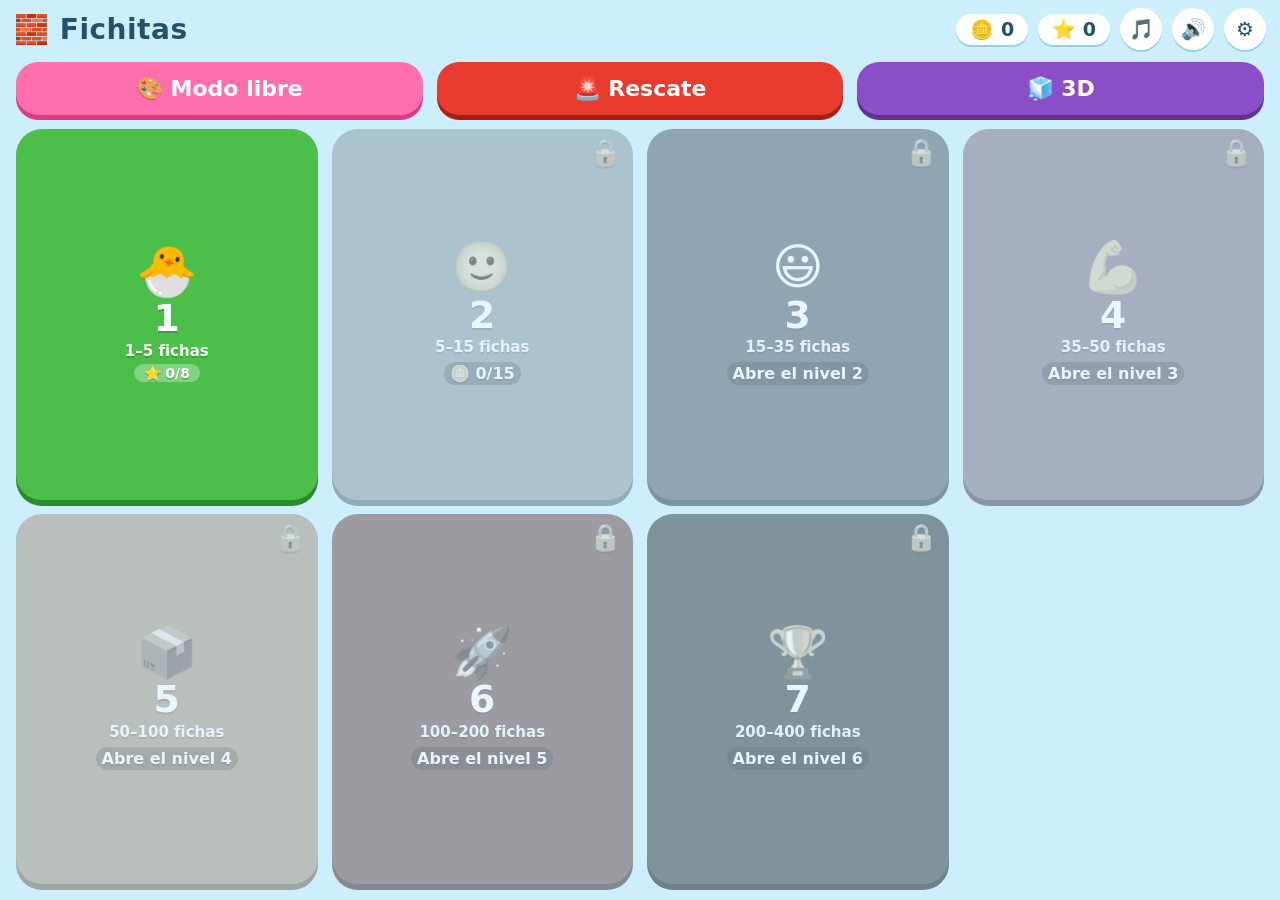
<file: index.html>
<!DOCTYPE html>
<html lang="es">
<head>
<meta charset="utf-8">
<meta name="viewport" content="width=device-width, initial-scale=1, maximum-scale=1, user-scalable=no">
<meta name="apple-mobile-web-app-capable" content="yes">
<meta name="apple-mobile-web-app-title" content="Fichitas">
<meta name="theme-color" content="#cdeefd">
<link rel="manifest" href="manifest.webmanifest">
<link rel="apple-touch-icon" href="apple-touch-icon.png">
<title>Fichitas</title>
<style>
*{box-sizing:border-box;margin:0;padding:0;-webkit-tap-highlight-color:transparent;-webkit-user-select:none;user-select:none;-webkit-touch-callout:none}
html,body{height:100%;overflow:hidden;touch-action:manipulation;font-family:ui-rounded,"SF Pro Rounded",system-ui,-apple-system,sans-serif;background:#cdeefd;color:#24506b}
.screen{height:100vh;display:flex;flex-direction:column}
@supports (height:100dvh){.screen{height:100dvh}}
/* barrita de abajo: deja libre el lugar del letrero de Netlify sin tapar fichas */
:root{--bot:0px}
.has-bot .screen{height:calc(100vh - var(--bot))}
@supports (height:100dvh){.has-bot .screen{height:calc(100dvh - var(--bot))}}
#botbar{position:fixed;left:0;right:0;bottom:0;height:var(--bot);background:linear-gradient(#bfe2f5,#a9d6ee);box-shadow:inset 0 2px 0 #9ccde6;z-index:1;display:none}
.has-bot #botbar{display:block}
.hidden{display:none!important}
header{flex:0 0 auto;display:flex;align-items:center;gap:10px;padding:8px 14px;font-weight:800}
header .name{font-size:20px;white-space:nowrap;overflow:hidden;text-overflow:ellipsis}
header .sp{flex:1}
.pill{font-size:19px;background:#fff;border-radius:999px;padding:4px 14px;box-shadow:0 2px 0 #9ccde6;white-space:nowrap}
.rbtn{font-size:20px;background:#fff;border:0;border-radius:999px;width:42px;height:42px;flex:0 0 42px;box-shadow:0 2px 0 #9ccde6;color:#24506b;font-family:inherit}
.rbtn.on{background:#ffd84d;box-shadow:0 2px 0 #d4a900}
.rbtn.off{opacity:.45}
.wbtn{font-size:17px;font-weight:800;background:#fff;border:0;border-radius:999px;padding:0 14px;height:42px;box-shadow:0 2px 0 #9ccde6;color:#24506b;font-family:inherit;white-space:nowrap}
.wbtn.gold{background:#ffd84d;box-shadow:0 2px 0 #d4a900}
/* ---------- Inicio ---------- */
#menu h1,#home h1{font-size:28px;letter-spacing:.5px}
#homeBody{flex:1;min-height:0;display:flex;flex-direction:column;gap:14px;padding:4px 16px 16px}
#modes{display:flex;gap:14px}
.mode{flex:1;border:0;border-radius:22px;padding:14px 18px;font:inherit;font-size:22px;font-weight:900;color:#24506b;display:flex;align-items:center;justify-content:center;gap:10px;background:#fff;box-shadow:0 5px 0 #9ccde6}
.mode.cont{background:#ffd84d;box-shadow:0 5px 0 #d4a900}
.mode.free{background:#ff6fae;color:#fff;box-shadow:0 5px 0 #d63d82}
.mode.rescue{background:#e63b2e;color:#fff;box-shadow:0 5px 0 #a82015}
.mode.m3d{background:#8a4fc7;color:#fff;box-shadow:0 5px 0 #5f3191;text-decoration:none}
.mode.papa{background:#2f6fdb;color:#fff;box-shadow:0 5px 0 #1d4a9e}
#diffs{flex:1;min-height:0;display:grid;grid-template-columns:repeat(4,1fr);grid-auto-rows:1fr;gap:14px}
.diff{position:relative;border:0;border-radius:26px;color:#fff;font-family:inherit;display:flex;flex-direction:column;align-items:center;justify-content:center;gap:4px;text-shadow:0 2px 0 rgba(0,0,0,.18);min-height:0}
.diff .emo{font-size:clamp(28px,5.5vh,56px);line-height:1;text-shadow:none}
.diff .num{font-size:clamp(22px,4.2vh,38px);font-weight:900;line-height:1}
.diff .rng{font-size:15px;font-weight:800;opacity:.95}
.diff .ds{font-size:14px;font-weight:900;background:rgba(255,255,255,.3);border-radius:999px;padding:1px 10px}
.diff.locked{filter:grayscale(.85);opacity:.55}
.diff.locked::after{content:"🔒";position:absolute;top:8px;right:12px;font-size:26px}
.diff.nope,.card.nope{animation:nope .45s}
.diff:active:not(.locked){transform:scale(.97)}
/* ---------- Modelos de un nivel ---------- */
#levels{flex:1;min-height:0;display:flex;padding:0 14px 14px}
.cards{flex:1;display:grid;gap:12px;min-width:0;grid-auto-rows:1fr}
.card{position:relative;border:0;background:#fff;border-radius:22px;box-shadow:0 4px 0 #9ccde6;display:flex;flex-direction:column;align-items:center;justify-content:center;padding:8px;min-height:0;overflow:hidden;color:#24506b;font-family:inherit}
.card .mini{flex:1;width:100%;min-height:0;display:flex;align-items:center;justify-content:center}
.card .mini>div{position:relative}
.card .foot{flex:0 0 auto;font-size:15px;font-weight:800;padding-top:4px;white-space:nowrap}
.card .prog{position:absolute;left:10px;top:8px;font-size:13px;font-weight:900;background:#ffd84d;border-radius:999px;padding:1px 8px}
.card.locked .mini{filter:grayscale(1) brightness(1.15);opacity:.35}
.card.locked::after{content:"🔒";position:absolute;font-size:38px;top:50%;left:50%;transform:translate(-50%,-60%)}
.empty{flex:1;display:flex;align-items:center;justify-content:center;text-align:center;font-size:20px;font-weight:800;color:#5d86a0;padding:20px}
/* ---------- Juego / editor ---------- */
main{flex:1;display:flex;flex-direction:row;min-height:0;gap:12px;padding:0 12px 12px}
aside{flex:0 0 clamp(210px,30vw,360px);display:flex;flex-direction:column;gap:12px;min-height:0}
.panel{background:#fff;border-radius:22px;box-shadow:0 4px 0 #9ccde6}
#modelBox{flex:0 0 30%;display:flex;align-items:center;justify-content:center;position:relative;overflow:hidden}
#modelBox::before{content:"👀";position:absolute;top:6px;left:10px;font-size:20px;opacity:.8}
#model{position:relative}
.bagbox{position:absolute;border:3px solid #ff8a1f;border-radius:6px;box-shadow:0 0 0 2000px rgba(255,255,255,.45);pointer-events:none;z-index:9}
#tray,#eShapes{flex:1;min-height:0;overflow:hidden;padding:10px;display:grid;gap:10px;grid-template-columns:1fr 1fr;grid-auto-rows:1fr}
#eShapes{grid-template-columns:repeat(2,1fr);overflow-y:auto;grid-auto-rows:minmax(70px,1fr)}
#eShapes .tile{touch-action:pan-y}
.tile{position:relative;border:0;border-radius:16px;background:#f2f8fc;display:flex;align-items:center;justify-content:center;transition:box-shadow .2s,background .2s;min-height:0}
.tile.sel{background:#fff8d6;box-shadow:0 0 0 4px #ffd84d}
.cnt{position:absolute;right:8px;bottom:6px;font-size:16px;font-weight:900;color:#24506b;background:#fff;border-radius:999px;padding:1px 8px;box-shadow:0 1px 0 #cfe3ef;z-index:5}
.tile.used{background:transparent;outline:2px dashed #e2edf3;outline-offset:-4px}
.tile.next{background:#fff8d6;box-shadow:0 0 0 4px #ffd84d,0 0 20px 4px rgba(255,216,77,.7)}
.tile.next .pw{animation:hop 1.5s ease-in-out infinite}
.tile.nope .pw{animation:nope .45s ease-in-out}
.pw{position:relative}
.combo{position:absolute;left:14px;top:12px;z-index:30;font-weight:900;font-size:28px;color:#fff;background:linear-gradient(#ff8a1f,#e63b2e);border-radius:999px;padding:4px 16px;box-shadow:0 4px 0 #a82015;pointer-events:none}
.combo.bump{animation:bumpc .35s ease-out}
@keyframes bumpc{0%{transform:scale(1.5)}100%{transform:scale(1)}}
.pts{position:fixed;z-index:58;font-weight:900;font-size:30px;pointer-events:none;color:#ffd84d;text-shadow:2px 0 0 #111,-2px 0 0 #111,0 2px 0 #111,0 -2px 0 #111;animation:pts 1s ease-out forwards}
.pts.bad{color:#ff5a4f}
@keyframes pts{0%{transform:translate(-50%,0) scale(.6);opacity:0}20%{transform:translate(-50%,-10px) scale(1.15);opacity:1}100%{transform:translate(-50%,-70px) scale(1);opacity:0}}
#scoreLine{font-size:22px;font-weight:900;margin:2px 0 8px}
.earn{font-size:34px;font-weight:900;color:#c99a00;text-shadow:0 2px 0 #fff3b0}
.diff .price{font-size:16px;font-weight:900;background:rgba(0,0,0,.25);border-radius:999px;padding:2px 12px;margin-top:2px}
.diff.locked.can{filter:none;opacity:1;animation:canbuy 1.4s ease-in-out infinite}
@keyframes canbuy{0%,100%{transform:scale(1)}50%{transform:scale(1.04)}}
.toast{pointer-events:none;position:fixed;left:50%;top:18%;transform:translateX(-50%);z-index:96;background:#24506b;color:#fff;font-weight:900;font-size:22px;padding:12px 22px;border-radius:999px;box-shadow:0 4px 12px rgba(0,0,0,.25);animation:offok 2.6s ease forwards}
.tile.press{transform:scale(.9);transition:transform .08s}
.tile{transition:transform .12s,box-shadow .2s,background .2s}
.spark{position:fixed;z-index:55;width:9px;height:9px;border-radius:2px;pointer-events:none}
.board.shake{animation:shake .22s ease-out}
@keyframes shake{0%{transform:translate(0,0)}25%{transform:translate(0,3px)}50%{transform:translate(-2px,-1px)}75%{transform:translate(1px,1px)}100%{transform:translate(0,0)}}
.shine{position:absolute;inset:-10% -30%;pointer-events:none;z-index:20;background:linear-gradient(105deg,transparent 40%,rgba(255,255,255,.85) 50%,transparent 60%);animation:shine .9s ease-in-out forwards}
@keyframes shine{from{transform:translateX(-70%)}to{transform:translateX(70%)}}
.word{position:absolute;left:50%;top:10%;z-index:30;pointer-events:none;white-space:nowrap;font-weight:900;font-size:clamp(34px,6.5vw,68px);
  color:#fff!important;letter-spacing:1px;
  text-shadow:2px 0 0 #111,-2px 0 0 #111,0 2px 0 #111,0 -2px 0 #111,1.5px 1.5px 0 #111,-1.5px -1.5px 0 #111,1.5px -1.5px 0 #111,-1.5px 1.5px 0 #111,0 4px 6px rgba(0,0,0,.25);
  animation:word 1.7s ease-out forwards}
@keyframes word{0%{transform:translate(-50%,20px) scale(.6);opacity:0}15%{transform:translate(-50%,0) scale(1.12);opacity:1}25%{transform:translate(-50%,0) scale(1)}80%{opacity:1}100%{transform:translate(-50%,-30px);opacity:0}}
#tray.fresh .tile{animation:pop .45s ease-out}
#tray{grid-template-columns:1fr!important;grid-auto-rows:1fr}
#eColors{flex:0 0 auto;max-height:40%;overflow-y:auto;padding:12px;display:grid;grid-template-columns:repeat(5,1fr);gap:8px}
#editor{touch-action:none}
.pc .inner{position:absolute;display:block;pointer-events:none}
.sel-pc{filter:drop-shadow(0 0 2px #ff6a00) drop-shadow(0 0 2px #ff6a00) drop-shadow(0 0 7px #ffb000);z-index:7}
#arrows{position:absolute;left:50%;top:12px;transform:translateX(-50%);display:flex;gap:8px;z-index:20;background:rgba(255,255,255,.92);padding:8px;border-radius:22px;box-shadow:0 4px 0 #9ccde6}
#arrows button{border:0;width:56px;height:56px;border-radius:16px;background:#e8f4fb;box-shadow:0 3px 0 #9ccde6;font-size:26px;font-weight:900;color:#24506b;font-family:inherit}
#arrows button:active{transform:scale(.92)}
#arrows .del{background:#ffe3e0;box-shadow:0 3px 0 #f0a9a1}
#arrows .ok{background:#ffd84d;box-shadow:0 3px 0 #d4a900}
@media (orientation:portrait){#arrows button{width:46px;height:46px;font-size:22px}}
.preview{opacity:.6;filter:drop-shadow(0 0 2px #ff6a00) drop-shadow(0 0 2px #ff6a00) drop-shadow(0 0 8px #ffcf33);pointer-events:none;z-index:8}
.dragging{position:fixed;z-index:60;pointer-events:none;filter:drop-shadow(0 10px 8px rgba(0,0,0,.3))}
.sw{border:0;aspect-ratio:1;border-radius:50%;box-shadow:inset 0 -4px 0 rgba(0,0,0,.25)}
.sw.trans{background-image:linear-gradient(45deg,#ffffff70 25%,transparent 25% 50%,#ffffff70 50% 75%,transparent 75%)!important;background-size:12px 12px!important;box-shadow:inset 0 -4px 0 rgba(0,0,0,.15),inset 0 0 0 2px #ffffffaa}
.sw.mixd{box-shadow:inset 0 -4px 0 rgba(0,0,0,.25),0 0 0 3px #fff,0 0 0 5px #ffb000}
.sw.mixb{background:conic-gradient(#d9281c,#fac80a,#00a33a,#0055bf,#8a4fc7,#d9281c)!important;font-size:22px;display:flex;align-items:center;justify-content:center}
#mixer .box{width:min(440px,94vw)}
#mixPot{width:120px;height:120px;border-radius:50%;margin:0 auto;border:6px solid #24506b;box-shadow:inset 0 -10px 0 rgba(0,0,0,.2);transition:background .35s;position:relative}
#mixDrops{display:flex;gap:4px;justify-content:center;min-height:18px;flex-wrap:wrap}
#mixDrops i{width:16px;height:16px;border-radius:50% 50% 50% 0;transform:rotate(-45deg);display:block;box-shadow:inset 0 -2px 0 rgba(0,0,0,.25)}
#mixPal{display:grid;grid-template-columns:repeat(6,1fr);gap:8px}
#mixRow{display:flex;gap:8px}#mixRow .pbtn{flex:1}
#mixPick{width:100%;height:44px;border:0;border-radius:12px;background:none}
.sw.sel{outline:4px solid #24506b;outline-offset:2px}
.stage{flex:1;min-width:0;position:relative;border-radius:22px;overflow:hidden;background:linear-gradient(#bfe9ff 0%,#e6f7ff 72%,#9be27a 72%,#7fcf5b 100%);box-shadow:0 4px 0 #9ccde6}
.wrap{position:absolute;display:flex;flex-direction:column;align-items:center}
#boardWrap{transform-origin:0 0;transition:transform .8s cubic-bezier(.4,0,.2,1)}
.board{position:relative}
.plate{background:#4cb54a;border-radius:6px;box-shadow:inset 0 -6px 0 #2f8f33}
.grid{position:absolute;inset:0;pointer-events:none}
.layer{position:absolute;inset:0}
/* flechas que avisan que hay más fichas en la bandeja (iPhone/iPad vertical) */
#eAside .more{position:absolute;top:50%;transform:translateY(-50%);z-index:5;width:38px;height:38px;border:0;border-radius:50%;background:#ffd84d;box-shadow:0 3px 0 #d4a900,0 4px 12px rgba(0,0,0,.2);font-size:20px;animation:morep 1.4s ease-in-out infinite}
#moreR{right:-10px}#moreL{left:calc(32% - 14px)}
@keyframes morep{50%{transform:translateY(-50%) scale(1.12)}}
.lockinfo{background:#fff6d6;border-radius:18px;padding:10px 14px;font-weight:900;color:#7a5a00;font-size:18px;display:flex;flex-direction:column;gap:8px;align-items:center}
.lockinfo button{border:0;border-radius:999px;background:#ffd84d;box-shadow:0 4px 0 #d4a900;font:inherit;font-size:20px;padding:8px 18px;color:#5a4200}
/* ---------- fichas (proporciones reales: botón 8 mm, ladrillo 9,6 mm, placa 3,2 mm) ---------- */
.pc{position:absolute}
.bd{position:absolute;inset:0}
.stud{position:absolute;display:block}
.k-ru{z-index:3}
.eyeP{position:absolute;left:14%;width:72%;border-radius:50%;background:#fff;box-shadow:0 0 0 2px rgba(0,0,0,.55);display:block}
.eyeP i{position:absolute;left:30%;top:26%;width:46%;height:46%;border-radius:50%;background:#222;display:block}
.eyeP i::after{content:"";position:absolute;left:18%;top:16%;width:30%;height:30%;border-radius:50%;background:#fff}
.fx{position:absolute;clip-path:polygon(12% 0,88% 0,96% 38%,76% 62%,66% 46%,50% 100%,34% 46%,24% 62%,4% 38%);background:linear-gradient(#fff3a0,#ffc92a 30%,#ff8a1f 65%,#e63b2e);transform-origin:50% 0;animation:flick .1s linear infinite alternate}
/* silueta */
.ghost{opacity:.12;filter:grayscale(1)}
.ghost.far{opacity:.05}
.ghost.now{opacity:.6;z-index:6;filter:drop-shadow(0 0 2px #ff6a00) drop-shadow(0 0 2px #ff6a00) drop-shadow(0 0 8px #ffcf33);animation:gpulse 1s ease-in-out infinite}
/* ficha que sigue (sin ayuda): silueta oscura con borde naranja que parpadea */
.ghost.shade{opacity:.6;z-index:6;filter:drop-shadow(0 0 1.5px #ff6a00) drop-shadow(0 0 1.5px #ff6a00) drop-shadow(0 0 1.5px #ff6a00) drop-shadow(0 0 10px #ffb000);animation:spulse 1.1s ease-in-out infinite}
.ghost.look{animation:look .5s ease-in-out 3}
#tray{position:relative}
#tray.wait .tile{opacity:.35;filter:grayscale(.7)}
#tray.wait::after{content:"⏳";position:absolute;inset:0;display:flex;align-items:center;justify-content:center;font-size:64px;animation:wob 1s ease-in-out infinite}
.pop{animation:pop .3s ease-out;transform-origin:50% 100%}
.drop{animation:drop .32s cubic-bezier(.5,0,.75,1)}
.fly{position:fixed;z-index:50;transform-origin:0 0;pointer-events:none;filter:drop-shadow(0 8px 6px rgba(0,0,0,.25))}
.rm .pc{cursor:pointer}
.rm .pc:hover{filter:brightness(.8)}
/* animaciones de victoria */
.board.go-drive .car{animation:drive 2.6s cubic-bezier(.55,0,.85,.35) .3s forwards}
.board.go-drive .k-ru .bd{animation:spin .35s linear infinite}
.board.go-launch .car{animation:launch 2.8s cubic-bezier(.6,0,.9,.4) .3s forwards}
.board.go-jump .car{animation:jump .9s ease-in-out .3s 3;transform-origin:50% 100%}
.board.go-sway .car{animation:sway 1s ease-in-out .3s 3;transform-origin:50% 100%}
.board.go-sail .car{animation:sail 3s ease-in-out .3s forwards}
/* capas emergentes */
.ov{position:fixed;inset:0;z-index:80;display:none;align-items:center;justify-content:center;background:rgba(20,60,90,.4)}
.ov.show{display:flex}
#bagBtn{border:0;background:none;display:flex;flex-direction:column;align-items:center;gap:6px;font-family:inherit;color:#fff;font-weight:900;text-shadow:0 2px 0 rgba(0,0,0,.25)}
#bagBtn .pk{font-size:150px;line-height:1;animation:wob 1.2s ease-in-out infinite;filter:drop-shadow(0 8px 0 rgba(0,0,0,.2))}
#bagBtn .n{font-size:34px}
#bagBtn .s{font-size:18px;opacity:.9}
#bag.open .pk{animation:openBag .45s ease-in forwards}
.box{background:#fff;border-radius:28px;padding:22px 26px;width:min(380px,92vw);text-align:center;box-shadow:0 8px 0 #9ccde6;display:flex;flex-direction:column;gap:12px;max-height:92vh;overflow-y:auto}
.box h3{font-size:22px}
#win .box{width:auto;padding:26px 36px;animation:pop .5s}
#win .star{font-size:90px;line-height:1;animation:spinIn .8s ease-out}
#win h2{font-size:28px}
.btns{display:flex;gap:18px;justify-content:center;align-items:center}
.btns button{border:0;border-radius:50%;color:#24506b}
#home2,#again{font-size:30px;width:72px;height:72px;background:#e8f4fb;box-shadow:0 5px 0 #9ccde6}
#next{font-size:44px;width:100px;height:100px;background:#ffd84d;box-shadow:0 6px 0 #d4a900}
.dots{display:flex;gap:12px;justify-content:center;height:22px}
.dots i{width:18px;height:18px;border-radius:50%;border:3px solid #9ccde6;display:block}
.dots i.on{background:#24506b;border-color:#24506b}
.dots.bad{animation:nope .45s}
.keys{display:grid;grid-template-columns:repeat(3,1fr);gap:10px;margin-top:6px}
.keys button{border:0;border-radius:16px;background:#e8f4fb;box-shadow:0 3px 0 #9ccde6;font:inherit;font-size:26px;font-weight:800;color:#24506b;height:58px}
.pbtn{border:0;border-radius:16px;background:#e8f4fb;box-shadow:0 3px 0 #9ccde6;font:inherit;font-size:18px;font-weight:800;color:#24506b;padding:14px}
.pbtn.gold{background:#ffd84d;box-shadow:0 3px 0 #d4a900}
.pbtn.warn{background:#ffe3e0;box-shadow:0 3px 0 #f0a9a1}
.pbtn.ghostb{background:none;box-shadow:none;font-size:16px;padding:6px}
.col{display:flex;flex-direction:column;gap:10px}
.crow{display:flex;align-items:center;gap:8px;background:#f2f8fc;border-radius:14px;padding:8px 10px;font-weight:800;text-align:left}
.crow span{flex:1}
.crow button{border:0;background:#fff;border-radius:10px;font-size:18px;width:40px;height:36px;box-shadow:0 2px 0 #cfe3ef}
#sName{font:inherit;font-size:20px;font-weight:800;color:#24506b;border:3px solid #9ccde6;border-radius:14px;padding:10px 12px;-webkit-user-select:text;user-select:text}
#sEmos{display:grid;grid-template-columns:repeat(6,1fr);gap:6px}
#sEmos button{border:0;background:#f2f8fc;border-radius:12px;font-size:26px;height:48px}
#sEmos button.sel{background:#ffd84d}
.conf{position:fixed;top:-20px;width:12px;height:18px;border-radius:3px;z-index:70;pointer-events:none;animation:fall linear forwards}
@keyframes hop{0%,55%,100%{transform:translateY(0)}20%{transform:translateY(-14%)}38%{transform:translateY(0)}46%{transform:translateY(-5%)}}
@keyframes nope{0%,100%{transform:translateX(0)}20%{transform:translateX(-9px) rotate(-5deg)}40%{transform:translateX(9px) rotate(5deg)}60%{transform:translateX(-6px)}80%{transform:translateX(6px)}}
@keyframes gpulse{0%,100%{opacity:.3}50%{opacity:.75}}
@keyframes spulse{0%,100%{opacity:.4}50%{opacity:.8}}
@keyframes look{0%,100%{transform:translateY(0) scale(1)}50%{transform:translateY(-18%) scale(1.15)}}
@keyframes pop{0%{transform:scale(1.12,.86)}60%{transform:scale(.96,1.05)}100%{transform:scale(1)}}
@keyframes drop{from{transform:translateY(-160px);opacity:.3}to{transform:translateY(0);opacity:1}}
@keyframes spin{to{transform:rotate(360deg)}}
@keyframes drive{0%{transform:translateX(0)}12%{transform:translateX(-4%)}100%{transform:translateX(160vw)}}
@keyframes launch{0%,20%{transform:translate(0,0)}4%,12%{transform:translate(-3px,0)}8%,16%{transform:translate(3px,0)}100%{transform:translateY(-170vh)}}
@keyframes sail{0%{transform:translate(0,0) rotate(0)}15%{transform:translate(-2%,0) rotate(-2deg)}30%{transform:translate(0,-1%) rotate(2deg)}100%{transform:translate(160vw,0) rotate(0)}}
@keyframes flick{from{transform:scaleY(1)}to{transform:scaleY(1.35)}}
@keyframes jump{0%,100%{transform:translateY(0) scale(1)}12%{transform:scale(1.1,.88)}45%{transform:translateY(-28%) scale(.95,1.06)}78%{transform:translateY(0) scale(1.08,.92)}}
@keyframes sway{0%,100%{transform:rotate(0)}25%{transform:rotate(-7deg)}75%{transform:rotate(7deg)}}
@keyframes fall{to{transform:translateY(110vh) rotate(720deg)}}
@keyframes spinIn{from{transform:scale(0) rotate(-180deg)}to{transform:scale(1) rotate(0)}}
@keyframes wob{0%,100%{transform:rotate(-6deg)}50%{transform:rotate(6deg) scale(1.05)}}
@keyframes openBag{to{transform:scale(1.8);opacity:0}}
/* pantallas bajitas (iPhone acostado): el inicio se desplaza */
@media (max-height:520px){
  #diffs{flex:none;grid-auto-rows:130px}
  #homeBody{overflow-y:auto;-webkit-overflow-scrolling:touch;touch-action:pan-y}
}
@media (orientation:portrait){
  main{flex-direction:column-reverse}
  aside{flex:0 0 36%;flex-direction:row}
  #modelBox{flex:0 0 34%}
  #eColors{flex:0 0 38%;max-height:none;align-self:stretch;grid-template-columns:repeat(3,1fr);align-content:start;overflow-y:auto}
  /* en vertical la bandeja se desliza de lado, así arrastrar hacia arriba al tablero no se confunde con deslizar */
  #eShapes{grid-auto-flow:column;grid-template-columns:none;grid-template-rows:repeat(3,1fr);grid-auto-rows:auto;grid-auto-columns:calc((100% - 20px)/3.35);overflow-x:auto;overflow-y:hidden;scroll-behavior:smooth}
  #eAside{position:relative}#eColors{flex-basis:32%}
  #eShapes .tile{touch-action:pan-x}
  #diffs{grid-template-columns:repeat(2,1fr);flex:none;grid-auto-rows:150px}
  #modes{display:grid;grid-template-columns:1fr 1fr;gap:10px}
  .mode{font-size:17px;padding:10px 8px}
  .mode.cont{grid-column:1/-1}
  #modes .mode.m3d{grid-column:1/-1}
  #homeBody{overflow-y:auto;-webkit-overflow-scrolling:touch;touch-action:pan-y;padding-bottom:30px}
  #home h1{font-size:22px;white-space:nowrap}
  #home header{gap:6px;padding:8px 10px}
  #home .rbtn{width:38px;height:38px;flex-basis:38px;font-size:18px}
  .diff .rng{font-size:12px}
  .card .foot{font-size:12px}
  .cnt{font-size:11px;right:2px;bottom:2px;padding:0 4px}
  .pill{font-size:15px;padding:3px 10px}
  .wbtn{font-size:14px;padding:0 10px}
  #editor header{gap:5px;padding:8px 8px}#editor header .rbtn{width:36px;height:36px;flex-basis:36px;font-size:17px}
  #editor .wbtn .tx{display:none}#editor .wbtn{padding:0 9px;font-size:18px}
  #game header{gap:5px;padding:8px 8px}#game header .rbtn{width:36px;height:36px;flex-basis:36px;font-size:17px}
  #home header .rbtn{width:34px;height:34px;flex-basis:34px;font-size:16px}
}

/* Pistas y controles de construcción */
button:focus-visible{outline:3px solid #145880;outline-offset:2px}
#gameHint[aria-pressed=true]{background:#ffd84d}
#gameTarget{position:absolute;z-index:10;border:0;border-radius:8px;background:transparent;min-width:32px;min-height:32px}
#tray .tile.next .pw{animation:hop 1.5s ease-in-out 2}
.guidedLook{outline:3px solid #b66800;outline-offset:3px;animation:guide-pulse .6s ease-in-out 2}
@keyframes guide-pulse{50%{outline-width:6px}}
.guideHand{position:fixed;z-index:75;font-size:34px;pointer-events:none}
#win .box{width:min(410px,94vw);padding:18px}
#winModel{position:relative;align-self:center}
#win .btns{gap:10px}
#win .btns button{display:grid;place-content:center;gap:4px;min-width:0;width:88px;height:66px;font:inherit;font-size:24px;background:#e8f4fb;box-shadow:0 4px 0 #9ccde6;border-radius:16px}
#win .btns button span{font-size:13px;font-weight:800}
#winTransfer,.winDetails{font-size:14px}
#win .winDetails{order:1}
#win #scoreLine,#win #earn{font-size:15px}
#editor button:disabled{opacity:.45}
#eSaveError{position:absolute;z-index:24;top:8px;left:8px;right:8px;padding:8px;background:#ffe3e0;border-radius:10px;text-align:center}
#eFeedback:not(:empty){position:absolute;z-index:21;bottom:12px;left:50%;transform:translateX(-50%);padding:8px 12px;background:#24506b;color:white;border-radius:12px;white-space:nowrap;pointer-events:none}
#ePalette,.clearActions button{border:0;background:#e8f4fb;border-radius:12px;color:#24506b;font:inherit;font-weight:800;padding:8px;min-height:44px}
#eAside.quick .tile:not(.quickChoice),#eAside.quick .sw:not(.quickChoice),#eAside.quick .more{display:none!important}
#eAside.quick #eColors{grid-template-columns:repeat(3,1fr);padding:8px;gap:6px;overflow:hidden}
#eAside.quick #eShapes{grid-template-columns:repeat(2,1fr);grid-template-rows:repeat(2,minmax(0,1fr));grid-auto-flow:row;overflow:hidden;padding:8px;gap:6px}
#eClearDlg{inset:0;margin:auto;width:min(330px,92vw);border:0;border-radius:20px;padding:22px;background:white;color:#24506b;text-align:center}
#eClearDlg::backdrop{background:#143c5a77}
#eClearDlg p{margin-top:8px}
.clearActions{display:flex;justify-content:center;gap:10px;margin-top:16px}
.clearActions button:last-child{background:#ffe3e0}
.diff .price{font-size:clamp(12px,2.8vw,16px);padding:2px 6px}
@media (orientation:portrait){
  #eAside:has(#ePalette:not(.hidden)){display:grid;grid-template-columns: minmax(108px,37%) 1fr;grid-template-rows:minmax(0,1fr) auto;gap:8px}
  #ePalette{grid-column:1/-1;padding:4px}
  #eAside.quick #eColors{align-content:center}
  #eAside.quick #eColors .sw{min-height:38px}
  #eAside.quick #eShapes .tile{touch-action:none}
  #editor header .name{font-size:16px}
}
@media (prefers-reduced-motion:reduce){
  .guidedLook,#tray .tile.next .pw,#win .box{animation:none}
}
.offok{position:fixed;left:50%;bottom:22px;transform:translateX(-50%);z-index:95;background:#24506b;color:#fff;font-weight:800;font-size:17px;padding:10px 18px;border-radius:999px;box-shadow:0 4px 12px rgba(0,0,0,.25);animation:offok 4s ease forwards}
@keyframes offok{0%{opacity:0;transform:translate(-50%,20px)}10%,85%{opacity:1;transform:translate(-50%,0)}100%{opacity:0}}
</style>
</head>
<body>
<!-- INICIO -->
<div id="home" class="screen">
  <header><h1>🧱 Fichitas</h1><span class="sp"></span><span class="pill" id="coins">🪙 0</span><span class="pill" id="total">⭐ 0</span><button class="rbtn mus" aria-label="Música">🎵</button><button class="rbtn snd" aria-label="Sonido">🔊</button><button class="rbtn" id="gear" aria-label="Papás">⚙️</button></header>
  <div id="homeBody">
    <div id="modes">
      <button class="mode cont hidden" id="cont"></button>
      <button class="mode free" id="goFree">🎨 Modo libre</button>
      <button class="mode rescue" id="goRescue">🚨 Rescate</button>
      <a class="mode m3d hidden" id="go3d" href="3d/">🧊 3D</a>
      <button class="mode papa hidden" id="goPapa"></button>
    </div>
    <div id="diffs"></div>
  </div>
</div>
<!-- MODELOS DE UN NIVEL -->
<div id="menu" class="screen hidden">
  <header><button class="rbtn" id="back" aria-label="Inicio">⬅️</button><span class="name" id="lvlName"></span><span class="sp"></span><span class="pill" id="lvlStars">⭐ 0</span></header>
  <div id="levels"></div>
</div>
<!-- JUEGO -->
<div id="game" class="screen hidden">
  <header><button class="rbtn" id="homeBtn" aria-label="Modelos">🏠</button><span class="name" id="figName"></span><span class="sp"></span><span class="pill" id="bagPill"></span><button class="rbtn" id="gameHint" aria-label="Mostrar pista" aria-pressed="false">💡</button><span class="pill" id="scorePill">🎯 0</span><span class="pill" id="stars">⭐ 0</span><button class="rbtn mus" aria-label="Música">🎵</button><button class="rbtn snd" aria-label="Sonido">🔊</button></header>
  <main>
    <aside><div id="modelBox" class="panel"><div id="model"></div></div><div id="tray" class="panel"></div></aside>
    <section class="stage" id="stage"><div class="wrap" id="boardWrap"><div class="board" id="board"></div><button id="gameTarget" class="hidden" aria-label="Buscar la ficha de esta silueta"></button><div class="plate" id="plate"></div></div></section>
  </main>
</div>
<!-- EDITOR (modo libre / modo papá) -->
<div id="editor" class="screen hidden">
  <header><button class="rbtn" id="eBack" aria-label="Inicio">⬅️</button><span class="name" id="eTitle"></span><span class="sp"></span>
    <span class="pill" id="eCount">🧱 0</span>
    <button class="rbtn mus" aria-label="Música">🎵</button>
    <button class="rbtn" id="eUndo" aria-label="Deshacer">↶</button>
    <button class="rbtn" id="eRm" aria-label="Quitar una ficha" aria-pressed="false">🧽</button>
    <button class="rbtn" id="eClear" aria-label="Borrar todo">🗑️</button>
    <button class="wbtn papaOnly" id="eImport">📥<span class="tx"> Traer modo libre</span></button>
    <button class="wbtn gold papaOnly" id="eSave">💾<span class="tx"> Guardar</span></button></header>
  <main>
    <aside id="eAside"><div id="eColors" class="panel"></div><div id="eShapes" class="panel"></div><button id="ePalette" aria-expanded="false" aria-controls="eColors eShapes">➕ <span>Más piezas y colores</span></button><button id="moreL" class="more hidden" aria-label="Ver fichas">👈</button><button id="moreR" class="more hidden" aria-label="Ver más fichas">👉</button></aside>
    <section class="stage" id="eStage"><div id="eFeedback" role="status"></div><div id="eSaveError" class="hidden" role="alert">⚠️ El dispositivo no pudo guardar la construcción.</div><div class="wrap" id="eWrap"><div class="board" id="eBoard"></div><div class="plate" id="ePlate"></div></div>
      <div id="arrows" class="hidden"><button data-mv="L">◀</button><button data-mv="U">▲</button><button data-mv="D">▼</button><button data-mv="R">▶</button><button data-mv="X" class="del">🗑️</button><button data-mv="OK" class="ok">✓</button></div></section>
  </main>
</div>
<!-- capas -->
<dialog id="eClearDlg" aria-labelledby="eClearTitle">
  <h2 id="eClearTitle">🗑️ ¿Borrar todo?</h2>
  <p id="eClearCount"></p>
  <p>↶ Puedes deshacerlo.</p>
  <div class="clearActions"><button id="eClearNo" autofocus>✕ Cancelar</button><button id="eClearYes">✓ Borrar todo</button></div>
</dialog>
<div id="bag" class="ov"><button id="bagBtn"><span class="pk">📦</span><span class="n" id="bagN"></span><span class="s" id="bagS"></span></button></div>
<div id="win" class="ov" role="dialog" aria-labelledby="winTitle"><div class="box"><div id="winModel" aria-hidden="true"></div><h2 id="winTitle">¡Lo construiste!</h2><p id="winTransfer" class="hidden">👀 Mira la forma y el color en la siguiente figura. 💡 Puedes pedir una pista.</p><div id="lockInfo" class="lockinfo hidden"></div><details class="winDetails"><summary>Detalles de la partida</summary><div id="scoreLine"></div><div id="earn" class="earn"></div></details>
  <div class="btns"><button id="home2">🏠<span>Modelos</span></button><button id="again">↻<span>Otra vez</span></button><button id="next">▶<span>Siguiente</span></button></div></div></div>
<div id="buy" class="ov"><div class="box">
  <div style="font-size:64px;line-height:1">🔓</div><h3 id="buyT"></h3><div id="buyP" class="earn"></div>
  <div class="btns"><button id="buyNo" style="font-size:30px;width:72px;height:72px;background:#e8f4fb;box-shadow:0 5px 0 #9ccde6">✕</button><button id="buyOk" style="font-size:40px;width:96px;height:96px;background:#ffd84d;box-shadow:0 6px 0 #d4a900">✓</button></div>
</div></div>
<div id="parents" class="ov"><div class="box">
  <h3>Solo papás</h3>
  <div id="pcode"><div class="dots" id="pdots"></div><div class="keys" id="pkeys"></div></div>
  <div id="popts" class="col hidden">
    <button class="pbtn gold" id="pBuild">👨‍🔧 Construir un modelo</button>
    <div class="col" id="pList"></div>
    <button class="pbtn" id="pEnglish"></button>
    <button class="pbtn" id="pHaptic"></button>
    <button class="pbtn" id="pUnlock"></button>
    <button class="pbtn" id="pBackup">💾 Guardar copia de seguridad</button>
    <label class="pbtn" id="pRestoreL" style="cursor:pointer">📂 Recuperar copia<input type="file" id="pRestore" accept=".json,application/json" style="display:none"></label>
    <div id="pMsg" style="font-weight:800;color:#2d8a2c;min-height:20px"></div>
    <button class="pbtn warn" id="pReset">🗑️ Borrar avance y estrellas</button>
  </div>
  <button class="pbtn ghostb" id="pClose">Cerrar</button>
</div></div>
<div id="mixer" class="ov"><div class="box">
  <h3>🎨 Mezclar colores</h3>
  <div id="mixPot"></div><div id="mixDrops"></div>
  <div style="font-weight:800;color:#5d86a0;font-size:14px">Toca colores para echar gotas en la olla</div>
  <div id="mixPal"></div>
  <div id="mixRow"><button class="pbtn ghostb" id="mixEmpty">↺ Vaciar</button><button class="pbtn gold" id="mixOk">✓ Guardar</button></div>
  <details style="text-align:left;font-weight:800;color:#5d86a0"><summary>👨 Color exacto (papá)</summary><input type="color" id="mixPick" value="#3fa7d6"></details>
  <button class="pbtn ghostb" id="mixClose">Cerrar</button>
</div></div>
<div id="saveDlg" class="ov"><div class="box">
  <h3>Guardar modelo</h3>
  <input id="sName" maxlength="24" placeholder="Nombre del modelo">
  <div id="sEmos"></div>
  <div id="sInfo" style="font-weight:800;color:#5d86a0"></div>
  <button class="pbtn gold" id="sOk">💾 Guardar</button>
  <button class="pbtn ghostb" id="sCancel">Cancelar</button>
</div></div>
<script>
// =====================================================================
//  FICHAS — basadas en piezas reales de Lego, vistas de frente.
//  Medidas reales: botón (stud) cada 8 mm · ladrillo 9,6 mm de alto · placa 3,2 mm (3 placas = 1 ladrillo)
//  botón de 4,8 mm de diámetro y 1,7 mm de alto.  Unidad horizontal = 1 botón, unidad vertical = 1 placa.
// =====================================================================
const PL=3.2/8;            // alto de una placa en "botones"
const STUD_W=4.8/8, STUD_H=1.7/8;
const CAT={
  // ladrillos (Brick 1xN)
  b1:{w:1,h:3,kind:'brick',name:'Ladrillo 1x1'}, b2:{w:2,h:3,kind:'brick',name:'Ladrillo 1x2'},
  b3:{w:3,h:3,kind:'brick',name:'Ladrillo 1x3'}, b4:{w:4,h:3,kind:'brick',name:'Ladrillo 1x4'},
  b6:{w:6,h:3,kind:'brick',name:'Ladrillo 1x6'}, b8:{w:8,h:3,kind:'brick',name:'Ladrillo 1x8'},
  // placas (Plate 1xN)
  p1:{w:1,h:1,kind:'brick',name:'Placa 1x1'}, p2:{w:2,h:1,kind:'brick',name:'Placa 1x2'},
  p3:{w:3,h:1,kind:'brick',name:'Placa 1x3'}, p4:{w:4,h:1,kind:'brick',name:'Placa 1x4'},
  p6:{w:6,h:1,kind:'brick',name:'Placa 1x6'},
  // lisos sin botones (Tile 1xN)
  t1:{w:1,h:1,kind:'tile',name:'Liso 1x1'}, t2:{w:2,h:1,kind:'tile',name:'Liso 1x2'}, t4:{w:4,h:1,kind:'tile',name:'Liso 1x4'},
  // tejas (Slope 45° 2x1), cumbrera (Slope 45° 2x2 doble) y teja queso (Slope 30° 1x1x2/3)
  sI:{w:2,h:3,kind:'slopeI',name:'Teja 45° 2x1'}, sD:{w:2,h:3,kind:'slopeD',name:'Teja 45° 2x1'},
  ri:{w:2,h:3,kind:'ridge',name:'Cumbrera 45°'},
  qI:{w:1,h:2,kind:'cheeseI',name:'Teja queso 1x1'}, qD:{w:1,h:2,kind:'cheeseD',name:'Teja queso 1x1'},
  // especiales
  rd:{w:1,h:3,kind:'round',name:'Ladrillo redondo 1x1'}, ojo:{w:1,h:3,kind:'eye',name:'Ladrillo 1x1 con ojo'},
  ar:{w:4,h:3,kind:'arch',name:'Arco 1x4'}, ru:{w:2,h:5,kind:'wheel',name:'Rueda'},
  // nuevas para el modo libre
  b10:{w:10,h:3,kind:'brick',name:'Ladrillo 1x10'}, p8:{w:8,h:1,kind:'brick',name:'Placa 1x8'}, t3:{w:3,h:1,kind:'tile',name:'Liso 1x3'},
  vI:{w:2,h:3,kind:'invI',name:'Teja invertida 2x1'}, vD:{w:2,h:3,kind:'invD',name:'Teja invertida 2x1'},
  cI:{w:2,h:2,kind:'curveI',name:'Teja curva 2x1'}, cD:{w:2,h:2,kind:'curveD',name:'Teja curva 2x1'},
  ar6:{w:6,h:6,kind:'arch',name:'Arco 1x6x2'}, do:{w:2,h:3,kind:'dome',name:'Ladrillo cúpula 1x2'},
  cn:{w:1,h:3,kind:'cone',name:'Cono 1x1'}, ve:{w:2,h:6,kind:'window',name:'Ventana 1x2x2'},
  pu:{w:4,h:15,kind:'door',name:'Puerta 1x4x5'}, va:{w:4,h:3,kind:'fence',name:'Cerca 1x4'},
  cara:{w:2,h:3,kind:'face',name:'Ladrillo con carita'}, fl:{w:1,h:3,kind:'flower',name:'Flor'},
  mt:{w:2,h:3,kind:'bush',name:'Arbusto'}, ba:{w:1,h:6,kind:'flag',name:'Bandera'},
  rg:{w:3,h:8,kind:'wheel',name:'Rueda grande'}
};
const FIXCOL={ru:'x',rg:'x'};const pcCol=(k,c)=>FIXCOL[k]||c;
const COL={r:['#d9281c','#a01a10'],y:['#fac80a','#c99a00'],b:['#9fd8f2','#5aaed4'],o:['#fe8a18','#c96200'],
  g:['#00a33a','#007428'],n:['#7c4e2a','#56331a'],w:['#f4f4f4','#c8ccd0'],p:['#8a4fc7','#5f3191'],
  k:['#a0a5a9','#6f7478'],m:['#ff8ec6','#d95a9b'],a:['#0055bf','#003b87'],x:['#272a2d','#0d0e10'],
  L:['#a5ca18','#77940c'],D:['#184632','#0c2b1d'],C:['#e4cd9e','#b9a172'],M:['#c9208e','#911465'],B:['#0a3463','#041f3d'],R:['#7b1a14','#52100c'],
  T:['#e6f4ffb0','#9fbdd0b0'],U:['#4aa8ffa8','#1f6fc0b0'],V:['#ff4a3aa8','#b81e12b0'],Y:['#ffe64aa8','#c9a800b0']};
const darkHex=h=>'#'+[1,3,5].map(i=>Math.round(parseInt(h.substr(i,2),16)*.72).toString(16).padStart(2,'0')).join('');
function applyMix(){(save.mix||[]).forEach(m=>{COL[m.k]=[m.h,darkHex(m.h)]})}
const P=(k,c,x,y)=>({k,c,x,y,w:CAT[k].w,h:CAT[k].h});
const key=s=>s.k+s.c;

// ================== NIVELES ==================
const LEVELS=[null,
  {range:'1–5',max:4},{range:'5–15',max:4},{range:'15–35',max:3},{range:'35–50',max:2},
  {range:'50–100',max:2},{range:'100–200',max:2},{range:'200–400',max:2}];
const lvlFor=n=>n<=5?1:n<=15?2:n<=35?3:n<=50?4:n<=100?5:n<=200?6:7;
const BAG_FROM=50;
// =====================================================================
//  MODELOS — armados ficha por ficha, como un set real.
//  x en botones, y en placas (1 ladrillo = 3 placas). Siempre la ficha más grande que sirva;
//  la cantidad de fichas sale del detalle (ventanas, luces, tejas, arcos, ruedas...), no de rellenar.
// =====================================================================
function makeBuilder(){
  const a=[];
  const seamsAt=y=>{const s=new Set();a.forEach(p=>{if(p.y+p.h===y){s.add(p.x);s.add(p.x+p.w)}});return s};
  const add=(k,c,x,y)=>{a.push(P(k,c,x,y))};
  // relleno con fichas grandes, evitando que las uniones queden alineadas con la fila de abajo (muro trabado)
  const run=(sizes,pre,x,y,w,c)=>{const seams=seamsAt(y);let p=x;const end=x+w;
    while(p<end){const r=end-p;let pick=null;
      for(const s of sizes){if(s>r)continue;const e=p+s;if(e===end||!seams.has(e)){pick=s;break}}
      if(pick===null)pick=sizes.find(s=>s<=r);add(pre+pick,c,p,y);p+=pick}};
  return {pieces:a,
    b:(x,y,w,c)=>add('b'+w,c,x,y), p:(x,y,w,c)=>add('p'+w,c,x,y), t:(x,y,w,c)=>add('t'+w,c,x,y),
    k:(k,x,y,c)=>add(k,c,x,y), wheel:(x,y)=>add('ru','x',x,y),
    wall:(x,y,w,c)=>run([8,6,4,3,2,1],'b',x,y,w,c),
    plates:(x,y,w,c)=>run([6,4,3,2,1],'p',x,y,w,c),
    tiles:(x,y,w,c)=>run([4,2,1],'t',x,y,w,c)};
}
// piezas de escena reutilizables
function tree(B,x,y){B.b(x+2,y,2,'n');B.b(x+2,y+3,2,'n');B.k('sI',x,y+6,'g');B.b(x+2,y+6,2,'g');B.k('sD',x+4,y+6,'g');
  B.k('sI',x+1,y+9,'g');B.k('sD',x+3,y+9,'g');B.k('ri',x+2,y+12,'g')}
function hut(B,x,y,wc,rc){B.b(x,y,2,wc);B.b(x+2,y,2,'n');B.b(x+4,y,2,wc);B.b(x,y+3,2,'b');B.b(x+2,y+3,2,'n');B.b(x+4,y+3,2,'b');
  B.b(x,y+6,6,wc);B.k('sI',x,y+9,rc);B.b(x+2,y+9,2,rc);B.k('sD',x+4,y+9,rc);B.k('sI',x+1,y+12,rc);B.k('sD',x+3,y+12,rc)}
function minicar(B,x,y,c){B.wheel(x,y);B.wheel(x+4,y);B.b(x,y+3,1,'o');B.b(x+1,y+3,4,c);B.b(x+5,y+3,1,'y');
  B.b(x,y+6,2,c);B.k('sD',x+2,y+6,'b');B.p(x+4,y+6,2,c);B.p(x,y+9,3,c)}
const MODELS=[
// ---------------- pequeños ----------------
{id:'torre',name:'Torre',emo:'🗼',anim:'jump',build(B){
  B.b(0,0,2,'r');B.b(0,3,2,'y');B.b(0,6,2,'a');B.k('rd',0,9,'w')}},
{id:'hongo',name:'Hongo',emo:'🍄',anim:'jump',build(B){
  B.b(1,0,2,'w');B.k('sI',0,3,'r');B.k('sD',2,3,'r')}},
{id:'barquito',name:'Barquito',emo:'⛵',anim:'sail',build(B){
  B.b(0,0,4,'a');B.b(1,3,1,'n');B.k('sD',2,3,'w');B.p(1,6,1,'r')}},
{id:'casita',name:'Casita',emo:'🏡',anim:'jump',build(B){
  B.b(0,0,2,'y');B.b(2,0,2,'n');B.b(4,0,2,'y');
  B.b(0,3,2,'b');B.b(2,3,2,'n');B.b(4,3,2,'b');
  B.b(0,6,6,'y');
  B.k('sI',0,9,'r');B.b(2,9,2,'r');B.k('sD',4,9,'r');
  B.k('sI',1,12,'r');B.k('sD',3,12,'r')}},
{id:'pollito',name:'Pollito',emo:'🐥',anim:'jump',build(B){
  B.p(1,0,1,'o');B.p(3,0,1,'o');
  B.b(0,1,4,'y');
  B.k('qI',0,4,'y');B.b(1,4,3,'y');
  B.b(2,7,1,'y');B.k('ojo',3,7,'y');B.k('qD',4,7,'o');
  B.p(2,10,2,'y')}},
{id:'arbol',name:'Árbol',emo:'🌳',anim:'sway',build(B){
  B.b(2,0,2,'n');B.b(2,3,2,'n');
  B.k('sI',0,6,'g');B.b(2,6,2,'g');B.k('sD',4,6,'g');
  B.k('sI',1,9,'g');B.k('sD',3,9,'g');
  B.k('ri',2,12,'g')}},
{id:'carrito',name:'Carrito',emo:'🚙',anim:'drive',build(B){
  B.wheel(0,0);B.wheel(4,0);
  B.b(0,3,1,'o');B.b(1,3,4,'r');B.b(5,3,1,'y');
  B.b(0,6,2,'r');B.k('sD',2,6,'b');B.p(4,6,2,'r');
  B.p(0,9,3,'r')}},
{id:'helado',name:'Helado',emo:'🍦',anim:'jump',build(B){
  B.b(1,0,1,'n');B.b(0,3,3,'m');B.k('rd',1,6,'w')}},
{id:'semaforo',name:'Semáforo',emo:'🚦',anim:'jump',build(B){
  B.b(0,0,1,'k');B.k('rd',0,3,'g');B.k('rd',0,6,'y');B.k('rd',0,9,'r')}},
{id:'puente',name:'Puente',emo:'🌉',anim:'jump',build(B){
  B.b(0,0,1,'a');B.b(3,0,1,'a');B.b(0,3,4,'r')}},
{id:'florecita',name:'Florecita',emo:'🌼',anim:'sway',build(B){
  B.b(0,0,3,'o');B.b(1,3,1,'g');B.k('rd',1,6,'y')}},
{id:'carritomini',name:'Carrito mini',emo:'🚗',anim:'drive',build(B){
  B.wheel(0,0);B.wheel(3,0);B.b(0,3,4,'a');B.b(4,3,1,'y')}},
{id:'muneco',name:'Muñeco de nieve',emo:'⛄',anim:'jump',build(B){
  B.b(0,0,3,'w');B.b(0,3,1,'w');B.k('ojo',1,3,'w');B.b(2,3,1,'w');B.p(0,6,3,'x');B.b(1,7,1,'x')}},
{id:'barquitovela',name:'Barquito de vela',emo:'⛵',anim:'sail',build(B){
  B.b(0,0,6,'n');B.b(2,3,1,'n');B.k('sD',3,3,'w');B.b(2,6,1,'n');B.b(3,6,1,'w');B.p(2,9,1,'r')}},
{id:'camioncito',name:'Camioncito',emo:'🚚',anim:'drive',build(B){
  B.wheel(0,0);B.wheel(5,0);B.b(0,3,6,'y');B.b(0,6,4,'o');B.b(4,6,1,'y');B.b(5,6,1,'b');B.p(4,9,2,'y')}},
{id:'trencito',name:'Trencito',emo:'🚂',anim:'drive',build(B){
  B.wheel(0,0);B.wheel(2,0);B.wheel(4,0);B.wheel(6,0);
  B.b(0,3,4,'r');B.b(4,3,4,'a');B.b(1,6,1,'x');B.b(2,6,2,'r');B.k('rd',5,6,'y');B.k('rd',6,6,'g')}},
// ---------------- medianos ----------------
{id:'flor',name:'Flores en maceta',emo:'🌸',anim:'sway',build(B){
  B.wall(1,0,5,'o');B.wall(0,3,7,'o');B.plates(0,6,7,'R');
  // flor grande
  B.b(2,7,1,'g');B.k('qI',1,10,'g');B.b(2,10,1,'g');B.k('qD',3,10,'g');
  B.k('rd',2,13,'m');B.k('rd',1,16,'m');B.k('rd',2,16,'y');B.k('rd',3,16,'m');B.k('rd',2,19,'m');
  // flor chica
  B.b(5,7,1,'g');B.k('rd',4,10,'a');B.k('rd',5,10,'w');B.k('rd',6,10,'a');B.k('rd',5,13,'a')}},
{id:'cohete',name:'Cohete',emo:'🚀',anim:'launch',build(B){
  B.t(3,0,2,'y');B.p(3,1,2,'o');B.p(2,2,4,'k');
  B.k('sI',0,3,'r');B.b(2,3,4,'w');B.k('sD',6,3,'r');
  B.b(1,6,1,'k');B.b(2,6,1,'w');B.k('rd',3,6,'b');B.k('rd',4,6,'b');B.b(5,6,1,'w');B.b(6,6,1,'k');
  B.b(2,9,4,'r');B.b(2,12,4,'w');
  B.k('sI',2,15,'r');B.k('sD',4,15,'r');B.k('ri',3,18,'r')}},
{id:'monstruo',name:'Monstruo',emo:'👾',anim:'jump',build(B){
  B.p(1,0,2,'p');B.p(5,0,2,'p');B.b(1,1,2,'p');B.b(5,1,2,'p');
  B.b(1,4,6,'p');
  B.b(0,7,1,'p');B.b(1,7,1,'p');B.b(2,7,4,'L');B.b(6,7,1,'p');B.b(7,7,1,'p');
  B.k('rd',0,10,'p');B.b(1,10,1,'p');B.b(2,10,1,'w');B.b(3,10,2,'x');B.b(5,10,1,'w');B.b(6,10,1,'p');B.k('rd',7,10,'p');
  B.b(1,13,1,'p');B.k('ojo',2,13,'p');B.b(3,13,2,'p');B.k('ojo',5,13,'p');B.b(6,13,1,'p');
  B.b(1,16,6,'p');B.k('qI',1,19,'y');B.k('qD',6,19,'y')}},
{id:'invento',name:'Invento',emo:'🛠️',anim:'jump',build(B){
  // inspirado en un invento de verdad: muchos colores y una ventana en el medio
  B.b(0,0,4,'y');B.b(4,0,6,'y');
  B.b(1,3,2,'g');B.b(3,3,4,'n');B.b(7,3,2,'R');
  B.b(2,6,6,'B');
  B.b(0,9,6,'k');B.b(6,9,4,'k');
  B.b(0,12,2,'b');B.b(2,12,2,'C');B.b(4,12,4,'a');B.b(8,12,2,'b');
  B.b(0,15,1,'p');B.b(2,15,4,'o');B.b(8,15,2,'D');
  B.b(0,18,1,'k');B.b(2,18,4,'o');B.b(8,18,2,'L');
  B.b(0,21,8,'r');B.b(8,21,2,'k')}},
{id:'casa',name:'Casa',emo:'🏠',anim:'jump',build(B){
  B.plates(0,0,10,'g');
  B.b(0,1,4,'y');B.b(4,1,2,'n');B.b(6,1,4,'y');
  B.b(0,4,1,'y');B.b(1,4,2,'b');B.b(3,4,1,'y');B.b(4,4,2,'n');B.b(6,4,1,'y');B.b(7,4,2,'b');B.b(9,4,1,'y');
  B.wall(0,7,10,'y');
  B.k('sI',0,10,'r');B.wall(2,10,6,'r');B.k('sD',8,10,'r');
  B.k('sI',1,13,'r');B.wall(3,13,4,'r');B.k('sD',7,13,'r');
  B.k('sI',2,16,'r');B.b(4,16,2,'r');B.k('sD',6,16,'r');
  B.k('sI',3,19,'r');B.k('sD',5,19,'r');
  B.b(8,16,1,'R');B.p(8,19,1,'k')}},
// ---------------- grandes ----------------
{id:'carro',name:'Carro deportivo',emo:'🚗',anim:'drive',build(B){
  B.wheel(2,0);B.wheel(11,0);
  B.plates(5,2,5,'k');                                         // estribo
  B.b(0,3,1,'k');B.k('ar',1,3,'r');B.wall(5,3,5,'r');B.k('ar',10,3,'r');B.b(14,3,2,'k');   // guardabarros
  B.b(0,6,1,'R');B.wall(1,6,13,'r');B.b(14,6,1,'r');B.b(15,6,1,'y');                     // faroles
  B.tiles(0,9,16,'w');                                         // franja de carreras
  B.b(0,10,3,'r');B.k('sI',3,10,'b');B.b(5,10,1,'r');B.b(6,10,2,'b');B.b(8,10,1,'r');B.k('sD',9,10,'b');B.plates(11,10,5,'r');
  B.p(11,11,1,'x');                                            // espejo
  B.p(0,13,1,'x');B.p(2,13,1,'x');B.p(0,14,3,'x');             // alerón
  B.p(4,13,6,'r');B.b(5,14,3,'n');B.p(5,17,3,'k');B.k('rd',9,14,'k')}},  // techo, maleta, antena
{id:'robot',name:'Robot',emo:'🤖',anim:'jump',build(B){
  B.p(1,0,3,'k');B.p(6,0,3,'k');
  B.b(2,1,1,'k');B.b(7,1,1,'k');B.k('rd',2,4,'x');B.k('rd',7,4,'x');B.b(2,7,1,'k');B.b(7,7,1,'k');
  B.plates(1,10,8,'x');
  B.k('rd',0,11,'k');B.wall(1,11,8,'a');B.k('rd',9,11,'k');
  B.b(0,14,1,'k');B.b(1,14,2,'a');B.k('rd',3,14,'r');B.k('rd',4,14,'y');B.k('rd',5,14,'g');B.b(6,14,3,'a');B.b(9,14,1,'k');
  B.b(0,17,1,'k');B.wall(1,17,8,'a');B.b(9,17,1,'k');
  B.p(4,20,2,'x');
  B.b(2,21,1,'k');B.b(3,21,4,'x');B.b(7,21,1,'k');
  B.k('rd',1,24,'r');B.b(2,24,1,'k');B.k('ojo',3,24,'k');B.b(4,24,2,'k');B.k('ojo',6,24,'k');B.b(7,24,1,'k');B.k('rd',8,24,'r');
  B.wall(2,27,6,'k');B.b(4,30,1,'k');B.k('rd',4,33,'r')}},
{id:'castillo',name:'Castillo',emo:'🏰',anim:'jump',build(B){
  B.plates(0,0,16,'g');
  for(const y of [1,4]){B.wall(0,y,4,'k');B.b(4,y,2,'k');B.b(6,y,4,'n');B.b(10,y,2,'k');B.wall(12,y,4,'k')}
  B.b(0,7,1,'k');B.b(1,7,2,'x');B.b(3,7,1,'k');B.b(4,7,2,'k');B.k('ar',6,7,'k');B.b(10,7,2,'k');B.b(12,7,1,'k');B.b(13,7,2,'x');B.b(15,7,1,'k');
  B.wall(0,10,4,'k');B.wall(4,10,8,'k');B.wall(12,10,4,'k');
  for(const x of [4,6,8,10])B.b(x,13,1,'k');                   // almenas
  B.wall(0,13,4,'k');B.wall(12,13,4,'k');
  B.b(0,16,1,'k');B.b(1,16,2,'x');B.b(3,16,1,'k');B.b(12,16,1,'k');B.b(13,16,2,'x');B.b(15,16,1,'k');
  for(const x of [0,12]){B.k('sI',x,19,'r');B.k('sD',x+2,19,'r');B.k('ri',x+1,22,'r');B.b(x+1,25,1,'n');B.p(x+2,27,2,'y')}}},
{id:'tren',name:'Tren',emo:'🚂',anim:'drive',build(B){
  B.plates(0,0,35,'k');                                        // rieles
  // locomotora
  B.wheel(1,1);B.wheel(4,1);B.wheel(8,1);
  B.wall(0,4,12,'x');B.b(12,4,1,'r');
  B.b(0,7,4,'r');B.wall(4,7,8,'a');B.k('rd',12,7,'y');
  B.b(0,10,1,'r');B.b(1,10,2,'b');B.b(3,10,1,'r');B.plates(4,10,8,'y');B.wall(4,11,8,'a');
  B.b(0,13,4,'r');B.k('ri',5,14,'y');B.k('rd',7,14,'y');B.b(9,14,2,'x');
  B.plates(0,16,5,'x');B.b(9,17,2,'x');B.p(8,20,4,'x');
  B.k('rd',9,23,'w');B.k('rd',10,26,'w');B.k('rd',11,29,'w');   // humo
  B.p(13,4,1,'k');
  // vagón de pasajeros
  B.wheel(15,1);B.wheel(20,1);
  B.wall(14,4,10,'x');B.wall(14,7,10,'g');
  B.b(14,10,1,'g');B.b(15,10,2,'b');B.b(17,10,1,'g');B.b(18,10,2,'b');B.b(20,10,1,'g');B.b(21,10,2,'b');B.b(23,10,1,'g');
  B.wall(14,13,10,'g');B.plates(13,16,12,'w');
  B.p(24,4,2,'k');
  // vagón de carga
  B.wheel(27,1);B.wheel(31,1);
  B.wall(26,4,9,'x');B.wall(26,7,9,'n');
  B.b(26,10,1,'n');B.b(27,10,3,'o');B.b(30,10,4,'y');B.b(34,10,1,'n');
  B.b(28,13,2,'m');B.k('rd',30,13,'a');B.b(31,13,2,'L')}},
{id:'dino',name:'Dinosaurio',emo:'🦖',anim:'jump',build(B){
  B.plates(4,0,4,'D');B.plates(10,0,4,'D');
  B.b(5,1,2,'g');B.b(11,1,2,'g');B.b(5,4,2,'g');B.b(11,4,2,'g');
  B.b(4,7,3,'g');B.b(10,7,3,'g');
  B.k('sI',0,10,'g');B.b(2,10,3,'g');B.wall(5,10,8,'L');B.b(13,10,2,'g');
  B.k('sI',2,13,'g');B.wall(4,13,11,'g');
  B.k('qI',3,16,'D');B.k('qD',4,16,'D');B.k('sI',5,16,'g');B.wall(7,16,8,'g');B.k('qD',15,16,'g');B.p(16,16,1,'w');
  B.k('qI',8,19,'D');B.k('qD',9,19,'D');B.k('qI',10,19,'D');B.k('qD',11,19,'D');
  B.wall(12,19,3,'g');B.b(15,19,3,'g');
  B.b(12,22,3,'g');B.b(15,22,1,'w');B.b(16,22,1,'x');B.b(17,22,1,'w');
  B.b(12,25,2,'g');B.k('ojo',14,25,'g');B.b(15,25,3,'g');
  B.wall(12,28,5,'g');B.k('qI',12,31,'D');B.k('qD',13,31,'D');
  // volcán con lava
  const V=22;B.plates(V,0,14,'n');B.wall(V,1,14,'n');B.k('sI',V,4,'n');B.wall(V+2,4,10,'n');B.k('sD',V+12,4,'n');
  B.k('sI',V+2,7,'n');B.b(V+4,7,2,'n');B.b(V+6,7,2,'o');B.b(V+8,7,2,'n');B.k('sD',V+10,7,'n');
  B.k('sI',V+4,10,'n');B.b(V+6,10,2,'r');B.k('sD',V+8,10,'n');
  B.k('rd',V+6,13,'o');B.k('rd',V+7,13,'r');B.k('rd',V+5,16,'y');B.k('rd',V+8,17,'o');
  B.p(19,0,2,'n');B.k('rd',19,1,'C');B.k('rd',20,1,'C')}},
// ---------------- enormes (en sobres) ----------------
{id:'bomberos',name:'Bomberos',emo:'🚒',anim:'drive',build(B){
  B.wheel(2,0);B.wheel(6,0);B.wheel(20,0);B.wheel(25,0);
  B.plates(0,2,1,'k');B.plates(9,2,10,'k');
  B.b(0,3,1,'k');B.k('ar',1,3,'r');B.k('ar',5,3,'r');B.wall(9,3,10,'r');B.k('ar',19,3,'r');B.k('ar',24,3,'r');B.b(28,3,2,'k');
  B.b(0,6,1,'R');B.wall(1,6,27,'r');B.b(28,6,1,'r');B.b(29,6,1,'y');
  B.tiles(0,9,30,'w');                                         // franja reflectiva
  // cajones de mangueras con puertas
  for(const x of [1,6,11,16]){B.b(x-1,10,1,'r');B.b(x,10,4,'k')}B.b(20,10,1,'r');
  B.wall(0,13,21,'r');
  // cabina
  B.b(21,10,1,'r');B.b(22,10,4,'b');B.b(26,10,1,'r');B.k('sD',27,10,'b');
  B.b(21,13,1,'r');B.b(22,13,4,'b');B.b(26,13,1,'r');
  B.plates(21,16,7,'r');B.k('rd',22,17,'a');B.k('rd',23,17,'r');B.k('rd',24,17,'a');B.k('rd',25,17,'r');   // sirenas
  // escalera
  for(const x of [1,4,7,10,13,16,19])B.b(x,16,1,'k');
  B.tiles(0,19,20,'w');for(const x of [0,3,6,9,12,15,18])B.k('rd',x,20,'k');B.tiles(0,23,20,'w');B.k('rd',19,24,'k');B.b(18,27,2,'k');
  // manguera enrollada
  B.k('rd',2,24,'y');B.k('rd',3,24,'y');B.k('rd',4,24,'y');
  // hidrante, conos y bombero
  B.b(32,0,1,'r');B.k('rd',32,3,'r');B.p(31,6,3,'r');
  for(const x of [35,37]){B.p(x,0,1,'o');B.k('qI',x,1,'o')}
  B.p(39,0,2,'x');B.b(39,1,1,'x');B.b(40,1,1,'x');B.wall(39,4,2,'r');B.b(39,7,2,'y');B.k('rd',39,10,'y');B.p(39,13,2,'r');
  B.k('rd',20,30,'b');B.k('rd',21,33,'b');B.k('rd',22,36,'b')}},
{id:'casa2',name:'Casa con jardín',emo:'🏡',anim:'jump',build(B){
  B.plates(0,0,46,'g');
  const X=8;
  // casa de 2 pisos con balcón
  B.b(X,1,4,'C');B.b(X+4,1,2,'n');B.b(X+6,1,4,'C');
  B.b(X,4,1,'C');B.b(X+1,4,2,'b');B.b(X+3,4,1,'C');B.b(X+4,4,2,'n');B.b(X+6,4,1,'C');B.b(X+7,4,2,'b');B.b(X+9,4,1,'C');
  B.wall(X,7,3,'C');B.k('ar',X+3,7,'C');B.wall(X+7,7,3,'C');
  B.plates(X-1,10,12,'w');
  B.wall(X,11,10,'C');
  B.b(X,14,1,'C');B.b(X+1,14,2,'b');B.b(X+3,14,1,'C');B.b(X+4,14,2,'b');B.b(X+6,14,1,'C');B.b(X+7,14,2,'b');B.b(X+9,14,1,'C');
  B.wall(X,17,10,'C');
  B.k('sI',X-1,20,'R');B.wall(X+1,20,8,'R');B.k('sD',X+9,20,'R');
  B.k('sI',X,23,'R');B.wall(X+2,23,6,'R');B.k('sD',X+8,23,'R');
  B.k('sI',X+1,26,'R');B.wall(X+3,26,4,'R');B.k('sD',X+7,26,'R');
  B.k('sI',X+2,29,'R');B.b(X+4,29,2,'R');B.k('sD',X+6,29,'R');
  B.k('sI',X+3,32,'R');B.k('sD',X+5,32,'R');
  B.b(X+10,23,1,'k');B.b(X+10,26,1,'k');B.p(X+10,29,1,'x');B.k('rd',X+11,32,'w');B.k('rd',X+12,35,'w');
  tree(B,0,1);
  // flores, cerca y buzón
  for(const [x,c] of [[19,'m'],[20,'y'],[21,'r']]){B.p(x,1,1,'g');B.k('rd',x,2,c)}
  for(const x of [23,26,29])B.b(x,1,1,'w');B.tiles(23,4,7,'w');
  B.b(31,1,1,'n');B.b(31,4,1,'n');B.b(30,7,3,'a');B.p(30,10,3,'a');
  // carro en la entrada y perro con su casita
  minicar(B,34,1,'a');
  B.wall(41,1,4,'r');B.b(41,4,1,'r');B.b(44,4,1,'r');B.b(42,4,2,'x');B.k('sI',41,7,'R');B.k('sD',43,7,'R');
  B.p(40,1,1,'n');B.k('rd',40,2,'C');
  // sol y nube
  B.k('rd',38,26,'y');B.k('rd',39,26,'y');B.k('rd',38,29,'y');B.k('rd',39,29,'y');
  B.plates(25,28,4,'w');B.plates(24,29,6,'w');B.plates(25,30,4,'w')}},
{id:'barco',name:'Barco pirata',emo:'🏴‍☠️',anim:'sail',build(B){
  const W=64;
  B.plates(0,0,W,'B');
  for(let x=0;x<W;x+=4){if(x>=48&&x<62)continue;B.k('sI',x,1,'a');B.k('sD',x+2,1,'a')}            // olas
  B.wall(8,4,30,'n');
  B.wall(6,7,6,'n');for(let i=0;i<5;i++){B.k('rd',12+i*5,7,'x');B.wall(13+i*5,7,4,'n')}B.b(37,7,3,'n');   // cañones
  B.plates(5,10,36,'y');                                       // franja dorada
  B.wall(4,11,38,'R');
  B.wall(3,14,40,'n');
  // castillo de popa
  B.wall(2,17,9,'n');B.b(3,20,1,'n');B.b(4,20,2,'y');B.b(6,20,1,'n');B.b(7,20,2,'y');B.b(9,20,2,'n');B.wall(2,23,9,'R');
  // baranda
  for(let x=12;x<38;x+=3)B.b(x,17,1,'n');B.tiles(11,20,27,'n');
  // proa
  B.wall(38,17,5,'n');B.k('sI',38,20,'R');B.wall(40,20,3,'R');B.k('sI',43,17,'n');B.p(44,20,3,'n');
  // mástiles y velas (la vela tapa el mástil, como en un barco de verdad)
  const masts=[[16,7,4],[26,9,5],[35,7,4]];
  for(const [mx,sw,rows] of masts){
    const x0=mx-Math.floor(sw/2);
    B.b(mx,21,1,'n');B.b(mx,24,1,'n');
    for(let r=0;r<rows;r++)B.wall(x0,27+r*3,sw,r%2?'r':'w');
    const mid=27+rows*3;
    if(mx===26)B.wall(mx-2,mid,5,'n');else B.b(mx,mid,1,'n');   // cofa en el mástil mayor
    const y2=mid+3;
    for(let r=0;r<rows-1;r++)B.wall(x0+1,y2+r*3,sw-2,r%2?'w':'r');
    const top=y2+(rows-1)*3;B.b(mx,top,1,'n');
    if(mx===26){B.b(mx,top+3,1,'x');B.k('ojo',mx+1,top+3,'w');B.b(mx+2,top+3,1,'x')}   // bandera pirata
    else B.p(mx,top+3,2,'r');
  }
  B.k('rd',2,26,'y');B.k('rd',10,26,'y');
  // isla del tesoro
  const I=50;B.k('sI',I-2,4,'C');B.plates(I,4,12,'C');B.wall(I+1,5,10,'C');
  for(let r=0;r<4;r++)B.b(I+3,8+r*3,1,'n');                     // palmera
  B.k('sI',I,20,'g');B.b(I+2,20,3,'g');B.k('sD',I+5,20,'g');B.p(I+2,23,3,'g');B.k('rd',I+2,24,'n');B.k('rd',I+4,24,'n');
  B.b(I+6,8,3,'n');B.p(I+6,11,3,'y');B.k('rd',I+7,12,'y');B.k('rd',I+5,8,'y');   // cofre del tesoro
  B.k('rd',I+9,8,'x');B.k('rd',I+10,8,'x');B.k('rd',I+9,11,'x');               // balas de cañón
  B.b(43,5,4,'n');B.p(42,8,1,'n');B.p(47,8,1,'n');                              // bote de remos
  B.k('rd',20,62,'w');B.k('rd',40,58,'w');B.k('rd',8,50,'w')
  B.p(45,17,1,'k');B.b(45,14,1,'k');B.b(45,11,1,'k');B.k('qI',44,10,'k');B.k('qD',46,10,'k')}},   // gaviotas y ancla
{id:'castillo_gigante',name:'Castillo gigante',emo:'🏰',anim:'jump',build(B){
  const W=44;
  B.plates(0,0,W,'g');
  // foso con agua y puente
  B.plates(14,1,4,'a');B.plates(26,1,4,'a');B.plates(18,1,8,'n');
  // torres (6 de ancho, 5 ladrillos) y muralla
  const towers=[0,38],Y=2;
  for(const tx of towers){
    for(let r=0;r<9;r++){const y=Y+r*3;
      if(r===3||r===6){B.b(tx,y,2,'k');B.b(tx+2,y,2,'x');B.b(tx+4,y,2,'k')}else B.wall(tx,y,6,'k')}
    for(const dx of [0,2,4])B.b(tx+dx,Y+27,1,'k');B.b(tx+5,Y+27,1,'k');
    B.k('sI',tx,Y+30,'r');B.b(tx+2,Y+30,2,'r');B.k('sD',tx+4,Y+30,'r');
    B.k('sI',tx+1,Y+33,'r');B.k('sD',tx+3,Y+33,'r');
    B.b(tx+2,Y+36,1,'n');B.b(tx+2,Y+39,1,'n');B.p(tx+3,Y+40,2,'y');
  }
  // muralla con ventanas y la puerta en el medio
  for(let r=0;r<6;r++){const y=Y+r*3;
    if(r<3){B.wall(6,y,12,'k');B.wall(26,y,12,'k')}
    else if(r===3){for(const x of [6,26]){B.b(x,y,2,'k');B.b(x+2,y,2,'x');B.b(x+4,y,2,'k');B.b(x+6,y,2,'x');B.b(x+8,y,4,'k')}B.b(18,y,8,'x')}
    else B.wall(6,y,32,'k');}
  B.b(18,Y,1,'k');B.b(25,Y,1,'k');for(const x of [19,21,23])B.b(x,Y,2,'n');
  B.b(18,Y+3,1,'k');B.b(25,Y+3,1,'k');B.b(19,Y+3,6,'n');
  B.b(18,Y+6,1,'k');B.b(19,Y+6,1,'k');B.k('ar',20,Y+6,'k');B.b(24,Y+6,1,'k');B.b(25,Y+6,1,'k');
  for(let x=6;x<38;x+=2)B.b(x,Y+18,1,'k');                      // almenas
  // torre del homenaje
  for(let r=0;r<5;r++){const y=Y+21+r*3;
    if(r===2){B.b(16,y,3,'k');B.b(19,y,2,'x');B.b(21,y,2,'k');B.b(23,y,2,'x');B.b(25,y,3,'k')}else B.wall(16,y,12,'k')}
  for(let x=16;x<28;x+=2)B.b(x,Y+36,1,'k');
  B.b(21,Y+39,1,'n');B.b(21,Y+42,1,'n');B.b(22,Y+42,3,'r');B.b(22,Y+45,2,'r');
  // estandartes sobre la muralla
  for(const x of [9,13,31,35]){B.p(x,Y+21,1,'k');B.p(x,Y+22,1,'k');B.p(x+1,Y+22,2,'R')}
  // pueblo alrededor
  B.plates(-24,0,24,'g');B.plates(W,0,24,'g');
  hut(B,-23,1,'y','r');tree(B,-15,1);hut(B,-8,1,'w','a');
  tree(B,W+1,1);hut(B,W+8,1,'C','R');tree(B,W+15,1)}}
];

// =====================================================================
//  SET "BRIGADA DE RESCATE" (original)
// =====================================================================
function ambulance(B,X,Y){
  B.wheel(X+1,Y);B.wheel(X+7,Y);
  B.b(X,Y+3,1,'k');B.wall(X+1,Y+3,8,'w');B.b(X+9,Y+3,1,'k');
  B.b(X,Y+6,2,'w');B.b(X+2,Y+6,1,'r');B.b(X+3,Y+6,4,'w');B.b(X+7,Y+6,2,'w');B.b(X+9,Y+6,1,'y');
  B.b(X,Y+9,1,'w');B.b(X+1,Y+9,3,'r');B.b(X+4,Y+9,3,'w');B.b(X+7,Y+9,1,'w');B.k('sD',X+8,Y+9,'b');
  B.b(X,Y+12,2,'w');B.b(X+2,Y+12,1,'r');B.b(X+3,Y+12,4,'w');B.p(X+7,Y+12,2,'w');
  B.k('rd',X+1,Y+15,'r');B.k('rd',X+2,Y+15,'a');B.tiles(X+3,Y+15,4,'w')}
function towTruck(B,X,Y){
  B.wheel(X+4,Y);B.wheel(X+11,Y);
  B.b(X+3,Y+3,1,'k');B.wall(X+4,Y+3,10,'o');B.b(X+14,Y+3,1,'k');
  B.wall(X+3,Y+6,7,'o');B.b(X+10,Y+6,4,'o');B.b(X+14,Y+6,1,'y');
  B.b(X+5,Y+9,2,'k');B.k('rd',X+8,Y+9,'o');B.b(X+10,Y+9,1,'o');B.b(X+11,Y+9,2,'b');B.k('sD',X+13,Y+9,'b');
  B.b(X+5,Y+12,2,'k');B.p(X+10,Y+12,4,'o');B.k('rd',X+11,Y+13,'y');B.k('rd',X+12,Y+13,'y');
  B.b(X+1,Y+15,6,'y');B.p(X+1,Y+14,1,'k');B.p(X+1,Y+13,1,'k');B.k('qD',X+1,Y+11,'x')}
const RESCUE=[
{id:'r_osito',set:'rescate',name:'Osito rescatista',emo:'🐻',anim:'jump',build(B){
  B.p(1,0,1,'n');B.p(4,0,1,'n');B.wall(0,1,6,'n');B.p(1,4,4,'o');          // patas, cuerpo y chaleco
  B.wall(1,5,4,'n');B.b(1,8,1,'n');B.k('ojo',2,8,'n');B.k('ojo',3,8,'n');B.b(4,8,1,'n');
  B.b(1,11,1,'n');B.b(2,11,2,'C');B.b(4,11,1,'n');B.p(2,14,2,'x');
  B.k('rd',0,11,'n');B.k('rd',5,11,'n');                                    // orejas
  B.p(1,15,4,'o');B.k('rd',2,16,'w');B.k('rd',3,16,'r')}},                  // casco con luz
{id:'r_cono',set:'rescate',name:'Conos y señal',emo:'🚧',anim:'jump',build(B){
  for(const x of [0,6]){B.p(x,0,2,'o');B.k('sI',x,1,'o');B.p(x,4,2,'w')}
  B.b(3,0,1,'k');B.b(3,3,1,'k');B.b(2,6,3,'y');B.tiles(2,9,3,'x')}},
{id:'r_ambulancia',set:'rescate',name:'Ambulancia',emo:'🚑',anim:'drive',build(B){ambulance(B,0,0)}},
{id:'r_lancha',set:'rescate',name:'Lancha de rescate',emo:'🛥️',anim:'sail',build(B){
  B.plates(0,0,20,'B');for(let x=0;x<20;x+=4){B.k('sI',x,1,'a');B.k('sD',x+2,1,'a')}
  B.k('sI',2,4,'r');B.wall(4,4,10,'r');B.k('sD',14,4,'r');                    // casco
  B.tiles(3,7,12,'w');
  B.wall(5,8,6,'y');B.b(5,11,1,'y');B.b(6,11,3,'b');B.b(9,11,2,'y');B.p(5,14,6,'y');
  B.k('rd',6,15,'r');B.k('rd',9,15,'a');                                      // luces
  B.k('rd',13,8,'o');B.k('rd',13,11,'w');B.p(12,8,1,'w')}},                    // salvavidas
{id:'r_helicoptero',set:'rescate',name:'Helicóptero de rescate',emo:'🚁',anim:'launch',build(B){
  const X=6;
  B.plates(X+1,0,6,'k');B.b(X+2,1,1,'k');B.b(X+5,1,1,'k');
  B.wall(X,4,8,'r');B.k('sD',X+8,4,'r');
  B.b(X,7,2,'r');B.b(X+2,7,2,'b');B.b(X+4,7,2,'r');B.k('sD',X+6,7,'b');B.b(X+8,7,1,'r');
  B.wall(X,10,6,'r');B.b(X+6,10,2,'w');
  B.wall(0,7,X,'w');B.k('qI',0,10,'r');B.k('rd',0,4,'k');                     // cola, aleta y hélice trasera
  B.b(X+3,13,1,'k');B.plates(1,16,14,'k');B.k('rd',X+3,17,'r');
  B.p(X+1,3,1,'y');B.p(X+6,3,1,'y')}},
{id:'r_grua',set:'rescate',name:'Grúa',emo:'🛻',anim:'drive',build(B){towTruck(B,0,0)}},
{id:'r_estacion',set:'rescate',name:'Estación de rescate',emo:'🚨',anim:'jump',build(B){
  const W=40;B.plates(0,0,W,'k');
  // edificio con 2 garajes
  const X=10;
  // columnas y portones enrollables
  for(const y of [1,4]){B.b(X,y,2,'R');B.b(X+2,y,4,'w');B.b(X+6,y,4,'R');B.b(X+10,y,4,'w');B.b(X+14,y,2,'R')}
  B.b(X,7,2,'R');B.k('ar',X+2,7,'R');B.b(X+6,7,4,'R');B.k('ar',X+10,7,'R');B.b(X+14,7,2,'R');
  B.tiles(X,10,16,'y');                                                       // franja
  B.wall(X,11,16,'R');
  B.b(X,14,1,'R');B.b(X+1,14,2,'b');B.b(X+3,14,2,'R');B.b(X+5,14,2,'b');B.b(X+7,14,2,'R');B.b(X+9,14,2,'b');B.b(X+11,14,2,'R');B.b(X+13,14,2,'b');B.b(X+15,14,1,'R');
  B.wall(X,17,16,'R');
  B.k('sI',X-1,20,'a');B.wall(X+1,20,14,'a');B.k('sD',X+15,20,'a');
  B.k('sI',X+2,23,'a');B.wall(X+4,23,8,'a');B.k('sD',X+12,23,'a');
  B.k('rd',X+6,26,'r');B.k('rd',X+7,26,'y');B.k('rd',X+8,26,'a');B.k('rd',X+9,26,'r');   // sirenas
  B.b(X+14,26,1,'k');B.b(X+14,29,1,'k');B.k('rd',X+14,32,'r');                         // antena
  // vehículos estacionados
  ambulance(B,0,1);
  B.wheel(29,1);B.wheel(35,1);B.b(28,4,1,'k');B.wall(29,4,8,'a');B.b(37,4,1,'k');    // patrulla
  B.b(28,7,1,'a');B.b(29,7,2,'w');B.b(31,7,2,'a');B.b(33,7,2,'w');B.b(35,7,2,'a');B.b(37,7,1,'y');
  B.k('sI',30,10,'b');B.b(32,10,2,'a');B.k('sD',34,10,'b');B.k('rd',32,13,'r');B.k('rd',33,13,'a')}}
];
function finishFigure(F){
  const steps=F.steps;
  F.rows=Math.max(...steps.map(s=>s.y+s.h))+1;
  F.cols=Math.max(F.cols||0,Math.ceil(Math.max(...steps.map(s=>s.x+s.w))));
  F.bags=[0];
  if(steps.length>BAG_FROM){
    let i=0;
    while(steps.length-i>15){
      const rem=steps.length-i;
      if(rem<=25){F.bags.push(i+Math.ceil(rem/2));break}
      let cut=i+12;
      for(let d=0;d<=3;d++){for(const j of [i+12+d,i+12-d]){if(j>i+9&&j<=i+15&&steps[j].y!==steps[j-1].y){cut=j;d=9;break}}}
      F.bags.push(cut);i=cut;
    }
  }
}
// arma cada modelo con su constructor, ordena de abajo hacia arriba y le asigna nivel por cantidad de fichas
const FIGURES=MODELS.concat(RESCUE).map(m=>{
  const B=makeBuilder();m.build(B);
  const steps=B.pieces.slice().sort((p,q)=>p.y-q.y);
  const minX=Math.min(...steps.map(s=>s.x));steps.forEach(s=>s.x-=minX);
  const F={id:m.id,name:m.name,emo:m.emo,anim:m.anim,steps,set:m.set||null};F.lvl=lvlFor(steps.length);finishFigure(F);return F;
}).sort((a,b)=>a.steps.length-b.steps.length);

// ================== GUARDADO EN EL DISPOSITIVO ==================
const KEY='fichitas_v1';
let save={stars:{},prog:{},muted:false,unlockAll:false,custom:[],free:[],draft:{id:null,pieces:[]}};
try{const s=JSON.parse(localStorage.getItem(KEY));if(s)save=Object.assign(save,s)}catch(e){}
save.mix=save.mix||[];applyMix();save.prog=save.prog||{};save.custom=save.custom||[];save.free=save.free||[];save.draft=save.draft||{id:null,pieces:[]};
function persist(){try{localStorage.setItem(KEY,JSON.stringify(save));return true}catch(e){return false}}

// modelos creados por papá
const escH=t=>String(t==null?'':t).replace(/[&<>"']/g,ch=>({'&':'&amp;','<':'&lt;','>':'&gt;','"':'&quot;',"'":'&#39;'}[ch]));
function customFigure(c){
  const pcs=c.pieces.slice().sort((a,b)=>a.y-b.y||a.x-b.x);
  const minX=Math.min(...pcs.map(p=>p.x));
  const F={id:c.id,name:c.name,emo:c.emo,custom:true,anim:'jump',steps:pcs.map(p=>P(p.k,p.c,p.x-minX,p.y))};
  F.lvl=lvlFor(F.steps.length);finishFigure(F);return F;
}
let FIGS=[];
function rebuildFigs(){FIGS=FIGURES.concat(save.custom.filter(c=>c.pieces.length).map(customFigure))}
rebuildFigs();

const $=s=>document.querySelector(s);
let figIdx=0,st=null,C=40,busy=false,screen='home',curLvl=1,cam={L0:0,T0:0,tx:0,ty:0,z:1};
const fig=()=>FIGS[figIdx];
let hint=false, demoStep=false, transferFigure=false;
const guidedLevel=()=>fig().lvl===1&&!fig().custom&&!fig().set;
const helped=()=>!!st&&(hint||(!transferFigure&&st.placed<2));
function shuffle(a){a=a.slice();for(let i=a.length-1;i>0;i--){const j=Math.random()*(i+1)|0;[a[i],a[j]]=[a[j],a[i]]}return a}

// ================== SONIDO ==================
let AC;
function ac(){try{AC=AC||new(window.AudioContext||window.webkitAudioContext)();if(AC.state!=='running')AC.resume()}catch(e){}return AC}
function tone(f,t0,d,type='triangle',v=.22){if(save.muted)return;const a=ac();if(!a)return;const t=a.currentTime+t0,o=a.createOscillator(),g=a.createGain();o.type=type;o.frequency.setValueAtTime(f,t);g.gain.setValueAtTime(0,t);g.gain.linearRampToValueAtTime(v,t+.01);g.gain.exponentialRampToValueAtTime(.001,t+d);o.connect(g).connect(a.destination);o.start(t);o.stop(t+d+.05)}
let noiseBuf=null;
function click(v=.35){const a=ac();if(!a||save.muted)return;try{
  if(!noiseBuf){noiseBuf=a.createBuffer(1,a.sampleRate*.05,a.sampleRate);const d=noiseBuf.getChannelData(0);for(let i=0;i<d.length;i++)d[i]=(Math.random()*2-1)*Math.pow(1-i/d.length,6)}
  const src=a.createBufferSource(),f=a.createBiquadFilter(),g=a.createGain();src.buffer=noiseBuf;f.type='bandpass';f.frequency.value=2600;f.Q.value=1.2;g.gain.value=v;
  src.connect(f).connect(g).connect(a.destination);src.start()}catch(e){}}
const SCALE=[523,587,659,784,880,1047,1175,1319,1568,1760];
let combo=0;
const sSnap=()=>{click();tone(SCALE[Math.min(combo,SCALE.length-1)],.02,.22,'triangle',.2);tone(SCALE[Math.min(combo,SCALE.length-1)]*1.5,.06,.18,'sine',.06)};
const sWhoosh=()=>tone(400,0,.25,'sine',.08);
const sTap=()=>tone(880,0,.08,'sine',.12);
const sBag=()=>{tone(523,0,.15);tone(784,.12,.25)};
const sRip=()=>{tone(300,0,.12,'sawtooth',.06);tone(900,.08,.2,'triangle',.15)};
const sPop=()=>tone(260,0,.12,'sine',.15);
const sFan=()=>{[523,659,784,1047].forEach((f,i)=>tone(f,i*.13,.3));tone(1319,.6,.7)};
function updSnd(){document.querySelectorAll('.snd').forEach(b=>b.textContent=save.muted?'🔇':'🔊')}
document.querySelectorAll('.snd').forEach(b=>b.addEventListener('pointerdown',()=>{save.muted=!save.muted;persist();updSnd();ac()}));

// ================== MÚSICA DE FONDO (caja musical, hecha con el navegador) ==================
const NOTE={G4:392,A4:440,C5:523.25,D5:587.33,E5:659.25,G5:783.99,A5:880,C3:130.81,F3:174.61,G2:98,A2:110,G3:196};
const MEL=['C5','E5','G5','E5','D5','E5','C5',0,'A4','C5','D5','C5','G4','A4','C5',0,
           'C5','E5','G5','A5','G5','E5','D5',0,'E5','D5','C5','A4','C5',0,0,0];
const BASS=['C3','C3','A2','G2','C3','F3','G3','C3'];
let mTimer=null,mStep=0;
function musicTick(){
  if(save.muted||save.music===false||document.hidden)return;
  const a=ac();if(!a)return;
  const n=MEL[mStep%MEL.length];
  if(n){tone(NOTE[n],0,.45,'sine',.05);tone(NOTE[n]*2,0,.25,'sine',.012)}
  if(mStep%4===0)tone(NOTE[BASS[(mStep/4|0)%BASS.length]],0,1.1,'triangle',.04);
  mStep++;
}
function startMusic(){if(!mTimer)mTimer=setInterval(musicTick,320)}
function updMus(){document.querySelectorAll('.mus').forEach(b=>b.classList.toggle('off',save.music===false))}
document.addEventListener('pointerdown',()=>{ac();startMusic()},{passive:true});
document.querySelectorAll('.mus').forEach(b=>b.addEventListener('pointerdown',ev=>{ev.stopPropagation();ac();startMusic();
  save.music=save.music===false;persist();updMus()}));

// ================== VIBRACIÓN ==================
// Android: navigator.vibrate. iPhone con iOS 18+: truco del interruptor (input switch) que da un toque háptico.
// Los iPad no tienen motor de vibración.
let hapLabel=null;
function buzz(ms=15){
  if(save.noHaptic)return;
  try{if(navigator.vibrate){navigator.vibrate(ms);return}}catch(e){}
  try{if(!hapLabel){const i=document.createElement('input');i.type='checkbox';i.setAttribute('switch','');i.id='hap';
      hapLabel=document.createElement('label');hapLabel.htmlFor='hap';
      const box=document.createElement('div');box.style.cssText='position:fixed;left:-9999px;top:0;opacity:0;pointer-events:none';
      box.append(i,hapLabel);document.body.appendChild(box)}
    hapLabel.click()}catch(e){}
}

// ================== PUNTAJE EN RACHA (estilo baile) ==================
// acierto: 10 pts × multiplicador (×2 desde 3 seguidos, ×3 desde 6, ×4 desde 10); error: -15 y se corta la racha
const multOf=k=>k>=10?4:k>=6?3:k>=3?2:1;
function ptsPop(txt,x,y,bad){const d=document.createElement('div');d.className='pts'+(bad?' bad':'');d.textContent=txt;d.style.left=x+'px';d.style.top=y+'px';document.body.appendChild(d);setTimeout(()=>d.remove(),1050)}
function updScore(bump){
  $('#scorePill').textContent='🎯 '+(st.score||0);
  let c=$('#stage').querySelector('.combo');
  const k=st.streak||0;
  if(k>=3&&!guidedLevel()){if(!c){c=document.createElement('div');c.className='combo';$('#stage').appendChild(c)}
    c.textContent=`🔥 ×${multOf(k)} · ${k}`;if(bump){c.classList.remove('bump');void c.offsetWidth;c.classList.add('bump')}}
  else if(c)c.remove();
}
function scoreHit(el){
  st.streak=(st.streak||0)+1;const m=multOf(st.streak),pts=10*m;st.score=(st.score||0)+pts;
  if(guidedLevel()){updScore(false);return}
  const r=el?el.getBoundingClientRect():stage.getBoundingClientRect();ptsPop('+'+pts,r.left+r.width/2,r.top-10);
  const mile={3:'Great!',6:'Awesome!',10:'Perfect!',15:'Super star!',20:'Amazing!'}[st.streak];
  if(mile){setTimeout(()=>{say(mile,true)},200);setTimeout(()=>word(mile.toUpperCase(),'#ffd84d'),650);sFan()}
  updScore(true);
}
function scoreMiss(t){
  const lost=Math.min(15,st.score||0);st.score=(st.score||0)-lost;st.streak=0;
  const r=t.getBoundingClientRect();ptsPop(lost?'-'+lost:'Miss',r.left+r.width/2,r.top,true);updScore(false);
}

// ================== EFECTOS DE ENCAJE ==================
function sparks(x,y,color,n=10){
  for(let i=0;i<n;i++){const d=document.createElement('div');d.className='spark';d.style.background=i%3?color:'#fff';
    d.style.left=x+'px';d.style.top=y+'px';document.body.appendChild(d);
    const ang=Math.PI+Math.random()*Math.PI,dist=30+Math.random()*50;
    const an=d.animate([{transform:'translate(0,0) scale(1) rotate(0)',opacity:1},
      {transform:`translate(${Math.cos(ang)*dist}px,${Math.sin(ang)*dist}px) scale(.3) rotate(${Math.random()*360}deg)`,opacity:0}],
      {duration:450+Math.random()*250,easing:'cubic-bezier(.2,.7,.4,1)'});
    an.onfinish=()=>d.remove()}}
function shakeBoard(){board.classList.remove('shake');void board.offsetWidth;board.classList.add('shake')}

// ================== INGLÉS: palabras en pantalla y voz ==================
// Usa la voz en inglés que trae el iPad/iPhone (funciona sin internet).
const EN_COL={r:'red',y:'yellow',b:'light blue',o:'orange',g:'green',n:'brown',w:'white',p:'purple',k:'gray',m:'pink',a:'blue',x:'black',
  L:'lime',D:'dark green',C:'tan',M:'magenta',B:'dark blue',R:'dark red',T:'clear',U:'clear blue',V:'clear red',Y:'clear yellow'};
const colName=c=>EN_COL[c]||'my color';
const EN_SH={ve:'window',pu:'door',va:'fence',fl:'flower',mt:'bush',do:'dome',cn:'cone',cara:'happy face',ba:'flag',rg:'big wheel',ar6:'big arch',cI:'curve',cD:'curve'};
function enShape(k){if(EN_SH[k])return EN_SH[k];if(k[0]==='b')return'brick';if(k[0]==='p')return'plate';if(k[0]==='t')return'tile';if(k==='ri')return'roof';
  if(k[0]==='s'||k[0]==='q')return'slope';if(k==='rd')return'round brick';if(k==='ojo')return'eye';if(k==='ar')return'arch';if(k==='ru')return'wheel';return'brick'}
const PRAISE=['Good job!','Great!','Awesome!','Well done!','Super!','Nice!'];
let enVoice=null;
function pickVoice(){try{const vs=speechSynthesis.getVoices();
  enVoice=vs.find(v=>/en[-_]US/i.test(v.lang)&&/Samantha|Ava|Allison|Google US English|Karen/i.test(v.name))||vs.find(v=>/en[-_]US/i.test(v.lang))||vs.find(v=>/^en/i.test(v.lang))||null}catch(e){}}
try{pickVoice();speechSynthesis.onvoiceschanged=pickVoice}catch(e){}
function say(text,queue){if(save.muted||save.noEnglish)return;
  try{const u=new SpeechSynthesisUtterance(text);u.lang='en-US';if(enVoice)u.voice=enVoice;u.rate=.85;u.pitch=1.15;
    if(!queue)speechSynthesis.cancel();speechSynthesis.speak(u)}catch(e){}}
function word(text,color,where){if(save.noEnglish)return;const host=where||$('#stage');host.querySelectorAll('.word').forEach(w=>w.remove());const d=document.createElement('div');d.className='word';
  d.textContent=text;d.style.color=color||'#fff';host.appendChild(d);setTimeout(()=>d.remove(),1800)}
const cap=t=>t.charAt(0).toUpperCase()+t.slice(1);

// La voz siempre arranca activada al abrir el juego (se puede quitar en el panel, pero vuelve al abrir).
save.noEnglish=false;
// iPad/iPhone solo dejan hablar si la primera voz sale de un toque: al primer toque se "despierta" la voz en silencio.
let voiceReady=false;
function wakeVoice(){if(voiceReady)return;voiceReady=true;
  try{const u=new SpeechSynthesisUtterance(' ');u.volume=0;u.lang='en-US';speechSynthesis.speak(u);pickVoice()}catch(e){}}
document.addEventListener('pointerdown',wakeVoice,{capture:true});
document.addEventListener('touchend',wakeVoice,{capture:true,once:true});
// ================== DIBUJO DE FICHAS ==================
function studAt(e,i,c,col,dk){
  const d=document.createElement('i');d.className='stud';
  Object.assign(d.style,{left:(i*c+c*(1-STUD_W)/2)+'px',width:c*STUD_W+'px',height:c*STUD_H+'px',top:(-c*STUD_H+.5)+'px',
    background:`linear-gradient(90deg,${dk},${col} 30%,#ffffff55 45%,${col} 60%,${dk})`,borderRadius:`${c*.05}px ${c*.05}px 0 0`});
  e.appendChild(d);
}
function pieceEl(s,c){
  const T=CAT[s.k],[col,dk]=COL[s.c],e=document.createElement('div'),W=s.w*c,H=s.h*c*PL;
  e.className='pc k-'+s.k;e.style.width=W+'px';e.style.height=H+'px';
  const bd=document.createElement('div');bd.className='bd';e.appendChild(bd);
  const seam=`inset 1px 0 0 rgba(0,0,0,.18), inset -1px 0 0 rgba(0,0,0,.18)`;
  const shade=`inset 0 ${-Math.max(1,c*.08)}px 0 ${dk}, inset 0 ${Math.max(1,c*.05)}px 0 rgba(255,255,255,.35), ${seam}`;
  const small=c<7;
  switch(T.kind){
    case 'brick':bd.style.background=col;bd.style.borderRadius=c*.03+'px';bd.style.boxShadow=shade;
      if(!small)for(let i=0;i<s.w;i++)studAt(e,i,c,col,dk);break;
    case 'tile':bd.style.background=`linear-gradient(${'#ffffff66'},${col} 35%)`;bd.style.backgroundColor=col;bd.style.borderRadius=c*.03+'px';bd.style.boxShadow=shade;break;
    case 'slopeI':bd.style.background=`linear-gradient(135deg,${col} 40%,${dk})`;bd.style.clipPath='polygon(0 100%,0 67%,50% 0,100% 0,100% 100%)';if(!small)studAt(e,1,c,col,dk);break;
    case 'slopeD':bd.style.background=`linear-gradient(225deg,${col} 40%,${dk})`;bd.style.clipPath='polygon(0 0,50% 0,100% 67%,100% 100%,0 100%)';if(!small)studAt(e,0,c,col,dk);break;
    case 'ridge':bd.style.background=`linear-gradient(${col} 50%,${dk})`;bd.style.clipPath='polygon(0 100%,0 67%,45% 0,55% 0,100% 67%,100% 100%)';break;
    case 'cheeseI':bd.style.background=`linear-gradient(135deg,${col} 50%,${dk})`;bd.style.clipPath='polygon(0 100%,0 75%,100% 0,100% 100%)';break;
    case 'cheeseD':bd.style.background=`linear-gradient(225deg,${col} 50%,${dk})`;bd.style.clipPath='polygon(0 0,100% 75%,100% 100%,0 100%)';break;
    case 'round':bd.style.left='6%';bd.style.right='6%';bd.style.borderRadius=`${c*.12}px`;
      bd.style.background=`linear-gradient(90deg,${dk},${col} 30%,#ffffff70 48%,${col} 65%,${dk})`;if(!small)studAt(e,0,c,col,dk);break;
    case 'eye':bd.style.background=col;bd.style.borderRadius=c*.03+'px';bd.style.boxShadow=shade;if(!small)studAt(e,0,c,col,dk);
      {const ey=document.createElement('i');ey.className='eyeP';ey.style.height=W*.72+'px';ey.style.top=(H-W*.72)/2+'px';ey.innerHTML='<i></i>';e.appendChild(ey)}break;
    case 'arch':bd.style.background=col;bd.style.boxShadow=shade;
      bd.style.webkitMaskImage=bd.style.maskImage='radial-gradient(ellipse 25% 67% at 50% 100%,transparent 97%,#000 100%)';
      if(!small)for(let i=0;i<4;i++)studAt(e,i,c,col,dk);break;
    case 'invI':bd.style.background=`linear-gradient(45deg,${dk},${col} 55%)`;bd.style.clipPath='polygon(0 0,100% 0,100% 100%,50% 100%,0 33%)';if(!small)for(let i=0;i<2;i++)studAt(e,i,c,col,dk);break;
    case 'invD':bd.style.background=`linear-gradient(-45deg,${dk},${col} 55%)`;bd.style.clipPath='polygon(0 0,100% 0,100% 33%,50% 100%,0 100%)';if(!small)for(let i=0;i<2;i++)studAt(e,i,c,col,dk);break;
    case 'curveI':bd.style.background=`linear-gradient(160deg,#ffffff55,${col} 40%,${dk})`;bd.style.borderRadius='100% 0 0 0 / 100% 0 0 0';break;
    case 'curveD':bd.style.background=`linear-gradient(200deg,#ffffff55,${col} 40%,${dk})`;bd.style.borderRadius='0 100% 0 0 / 0 100% 0 0';break;
    case 'dome':bd.style.background=`radial-gradient(circle at 35% 30%,#ffffff88,${col} 35%,${dk})`;bd.style.borderRadius='50% 50% 4% 4% / 90% 90% 4% 4%';break;
    case 'cone':bd.style.background=`linear-gradient(90deg,${dk},${col} 35%,#ffffff70 50%,${col} 65%,${dk})`;bd.style.clipPath='polygon(30% 0,70% 0,100% 100%,0 100%)';break;
    case 'window':case 'door':{bd.style.background=col;bd.style.borderRadius=c*.03+'px';bd.style.boxShadow=shade;if(!small)for(let i=0;i<s.w;i++)studAt(e,i,c,col,dk);
      const g=document.createElement('i');g.className='inner';
      if(T.kind==='window')Object.assign(g.style,{left:'14%',right:'14%',top:'10%',bottom:'10%',background:'linear-gradient(135deg,#d8f0ffe0,#8cc8f0d0 60%,#bfe4ff)',
        backgroundImage:`linear-gradient(90deg,transparent 47%,${col} 47% 53%,transparent 53%),linear-gradient(transparent 47%,${col} 47% 53%,transparent 53%),linear-gradient(135deg,#e8f6ff,#8cc8f0 60%,#bfe4ff)`});
      else Object.assign(g.style,{left:'12%',right:'12%',top:'5%',bottom:'0',background:`linear-gradient(90deg,${dk},${col} 20%,${col} 80%,${dk})`,
        backgroundImage:`radial-gradient(circle at 80% 55%,#ffd84d 0 ${c*.18}px,transparent ${c*.2}px),linear-gradient(${dk},${dk}) 50% 12%/70% 2px no-repeat,linear-gradient(${dk},${dk}) 50% 42%/70% 2px no-repeat,linear-gradient(90deg,${dk},${col} 20%,${col} 80%,${dk})`,borderRadius:`${c*.25}px ${c*.25}px 0 0`});
      e.appendChild(g)}break;
    case 'fence':bd.style.background=`linear-gradient(${col},${col}) 0 0/100% 30% no-repeat,linear-gradient(${col},${col}) 0 70%/100% 18% no-repeat,repeating-linear-gradient(90deg,transparent 0 ${c*.32}px,${col} ${c*.32}px ${c*.68}px,transparent ${c*.68}px ${c}px)`;
      if(!small)for(let i=0;i<s.w;i++)studAt(e,i,c,col,dk);break;
    case 'face':bd.style.background=col;bd.style.borderRadius=c*.03+'px';bd.style.boxShadow=shade;if(!small)for(let i=0;i<s.w;i++)studAt(e,i,c,col,dk);
      {const f=document.createElement('i');f.className='inner';Object.assign(f.style,{left:'0',right:'0',top:'0',bottom:'0'});
       f.innerHTML='<svg viewBox="0 0 40 24" width="100%" height="100%" preserveAspectRatio="none"><circle cx="13" cy="9" r="2.6" fill="#1b1b1b"/><circle cx="27" cy="9" r="2.6" fill="#1b1b1b"/><path d="M11 14 Q20 22 29 14" stroke="#1b1b1b" stroke-width="2.4" fill="none" stroke-linecap="round"/></svg>';e.appendChild(f)}break;
    case 'flower':bd.style.background=`linear-gradient(90deg,transparent 42%,#2d9a3a 42% 58%,transparent 58%) 0 0/100% 100% no-repeat`;
      {const f=document.createElement('i');f.className='inner';const r=W*.95;Object.assign(f.style,{left:(W-r)/2+'px',top:'0',width:r+'px',height:r+'px',borderRadius:'50%',
        background:`radial-gradient(circle,#ffd84d 0 22%,transparent 24%),radial-gradient(circle at 50% 12%,${col} 0 26%,transparent 28%),radial-gradient(circle at 88% 40%,${col} 0 26%,transparent 28%),radial-gradient(circle at 74% 85%,${col} 0 26%,transparent 28%),radial-gradient(circle at 26% 85%,${col} 0 26%,transparent 28%),radial-gradient(circle at 12% 40%,${col} 0 26%,transparent 28%)`});
       const lf=document.createElement('i');lf.className='inner';Object.assign(lf.style,{left:'50%',width:W*.45+'px',height:H*.18+'px',bottom:H*.15+'px',background:'#2d9a3a',borderRadius:'0 100% 0 100%'});e.appendChild(lf);e.appendChild(f)}break;
    case 'bush':bd.style.background=`radial-gradient(circle at 25% 62%,${col} 0 30%,transparent 31%),radial-gradient(circle at 75% 62%,${col} 0 30%,transparent 31%),radial-gradient(circle at 50% 34%,${col} 0 34%,transparent 35%),radial-gradient(circle at 40% 30%,#ffffff40 0 10%,transparent 12%),linear-gradient(transparent 60%,${dk} 60%)`;break;
    case 'flag':bd.style.background=`linear-gradient(90deg,transparent 12%,#9a9ea2 12% 26%,transparent 26%)`;
      {const f=document.createElement('i');f.className='inner';Object.assign(f.style,{left:'26%',top:'4%',width:W*1.6+'px',height:H*.42+'px',background:`linear-gradient(${col},${dk})`,clipPath:'polygon(0 0,100% 50%,0 100%)'});e.appendChild(f)}break;
    case 'wheel':{
      // soporte de rueda (como la placa con eje de Lego): bloque gris con botones arriba y un eje donde entra la rueda
      const hc='#6f7478',hd='#4b4f53',hh=H*.42,D=Math.min(W*.94,H*.9);
      const hold=document.createElement('i');hold.className='inner';
      Object.assign(hold.style,{left:'4%',right:'4%',top:'0',height:hh+'px',background:hc,borderRadius:c*.03+'px',
        boxShadow:`inset 0 ${-Math.max(1,c*.08)}px 0 ${hd}, inset 0 ${Math.max(1,c*.05)}px 0 rgba(255,255,255,.3)`});
      const ax=document.createElement('i');ax.className='inner';
      Object.assign(ax.style,{left:(W/2-c*.18)+'px',width:c*.36+'px',top:hh*.5+'px',height:(H-D)/2+D/2-hh*.5+'px',background:`linear-gradient(90deg,${hd},#9a9ea2,${hd})`});
      e.insertBefore(ax,bd);e.insertBefore(hold,ax);
      if(!small)for(let i=0;i<s.w;i++)studAt(e,i,c,hc,hd);
      Object.assign(bd.style,{inset:'auto',left:(W-D)/2+'px',top:(H-D)+'px',width:D+'px',height:D+'px',borderRadius:'50%',
        background:`radial-gradient(circle,#5c6064 0 9%,#d8dadc 10% 20%,#9a9ea2 21% 31%,#d8dadc 32% 41%,#1c1d1f 43% 100%)`,boxShadow:'inset 0 0 0 2px #000'})}break;
  }
  return e;
}
function at(el,s,c,rows){el.style.left=s.x*c+'px';el.style.top=(rows-s.y-s.h)*c*PL+'px';return el}
function drawFigure(box,F,c){box.innerHTML='';box.style.width=F.cols*c+'px';box.style.height=F.rows*c*PL+'px';
  const fr=document.createDocumentFragment();F.steps.forEach(s=>fr.appendChild(at(pieceEl(s,c),s,c,F.rows)));box.appendChild(fr)}

// ================== INICIO ==================
const DIFF=[null,
  {emo:'🐣',bg:'#4cbf4a',sh:'#2d8a2c'},{emo:'🙂',bg:'#33b6e8',sh:'#1f86b0'},
  {emo:'😃',bg:'#2f6fdb',sh:'#1d4a9e'},{emo:'💪',bg:'#a46ae8',sh:'#6f3cb5'},
  {emo:'📦',bg:'#ff8a1f',sh:'#c95d00'},{emo:'🚀',bg:'#e63b2e',sh:'#a82015'},
  {emo:'🏆',bg:'#24506b',sh:'#122c3d'}];
function totalStars(){return Object.values(save.stars).reduce((a,b)=>a+b,0)}
// ---- monedas: se ganan al terminar modelos y se gastan para abrir niveles (en orden) ----
const LEVEL_COST=[0,0,15,40,90,160,300,500];
if(!Array.isArray(save.lvlOwned)){   // respeta lo que ya estaba abierto con la regla anterior
  save.lvlOwned=[1];for(let n=2;n<8;n++)if(FIGURES.some(G=>!G.set&&G.lvl===n-1&&save.stars[G.id]>0)||FIGURES.some(G=>!G.set&&G.lvl===n&&save.stars[G.id]>0))save.lvlOwned.push(n);
  save.coins=save.coins||0;persist()}
const lvlUnlocked=n=>save.unlockAll||save.lvlOwned.includes(n);
const canBuy=n=>!lvlUnlocked(n)&&lvlUnlocked(n-1)&&(save.coins||0)>=LEVEL_COST[n];
function toast(t){document.querySelectorAll('.toast').forEach(x=>x.remove());const d=document.createElement('div');d.className='toast';d.textContent=t;document.body.appendChild(d);setTimeout(()=>d.remove(),2700)}
const sCoin=()=>{tone(988,0,.08,'square',.06);tone(1319,.07,.25,'triangle',.18)};
const unlocked=i=>{const F=FIGS[i];return F.custom||F.set||lvlUnlocked(F.lvl)||save.stars[F.id]>0};
const progOf=F=>{const pr=save.prog[F.id];return pr&&pr.v===5&&pr.placed>0&&pr.placed<F.steps.length?pr:null};
function renderHome(){
  $('#total').textContent='⭐ '+totalStars();$('#coins').textContent='🪙 '+(save.coins||0);
  const last=save.last?FIGS.findIndex(F=>F.id===save.last):-1,cont=$('#cont');
  if(last>=0&&progOf(FIGS[last])){const F=FIGS[last];
    cont.innerHTML=`▶ Seguir ${escH(F.emo)} ${escH(F.name)} <span style="opacity:.7">${Math.round(progOf(F).placed/F.steps.length*100)}%</span>`;
    cont.dataset.i=last;cont.classList.remove('hidden')}else cont.classList.add('hidden');
  const nc=FIGS.filter(F=>F.custom).length;
  $('#goPapa').classList.toggle('hidden',!nc);$('#goPapa').textContent=`👨 De papá (${nc})`;
  const D=$('#diffs');D.innerHTML='';
  for(let n=1;n<LEVELS.length;n++){
    const d=DIFF[n],figs=FIGURES.filter(F=>F.lvl===n&&!F.set),done=figs.filter(F=>save.stars[F.id]>0).length;
    const b=document.createElement('button');b.className='diff'+(lvlUnlocked(n)?'':' locked')+(canBuy(n)?' can':'');b.dataset.n=n;
    b.style.background=d.bg;b.style.boxShadow=`0 6px 0 ${d.sh}`;
    const requirement=!lvlUnlocked(n-1)?`Abre el nivel ${n-1}`:`🪙 ${Math.min(save.coins||0,LEVEL_COST[n])}/${LEVEL_COST[n]}`;
    b.innerHTML=`<span class="emo">${d.emo}</span><span class="num">${n}</span><span class="rng">${LEVELS[n].range} fichas</span>${lvlUnlocked(n)?`<span class="ds">⭐ ${done}/${figs.length}</span>`:`<span class="price">${requirement}</span>`}`;
    D.appendChild(b);
  }
}
$('#diffs').addEventListener('click',ev=>{
  ac();const b=ev.target.closest('.diff');if(!b)return;const n=+b.dataset.n;
  if(!lvlUnlocked(n)){
    if(canBuy(n)){buyLvl=n;$('#buyT').textContent=`Abrir nivel ${n}`;$('#buyP').textContent=`🪙 ${LEVEL_COST[n]}`;$('#buy').classList.add('show');sTap();return}
    b.classList.remove('nope');void b.offsetWidth;b.classList.add('nope');sPop();
    toast(!lvlUnlocked(n-1)?`Primero abre el nivel ${n-1}`:`Te faltan 🪙 ${LEVEL_COST[n]-(save.coins||0)}`);return}
  sTap();curLvl=n;show('menu');
});
let buyLvl=0;
$('#buyNo').addEventListener('click',()=>$('#buy').classList.remove('show'));
$('#buyOk').addEventListener('click',()=>{const n=buyLvl;if(!canBuy(n))return;save.coins-=LEVEL_COST[n];save.lvlOwned.push(n);persist();
  $('#buy').classList.remove('show');sFan();sCoin();say('Level '+n+' unlocked!');confetti();renderHome();if($('#win').classList.contains('show'))updWinNext()});
$('#cont').addEventListener('click',()=>{ac();sTap();openFig(+$('#cont').dataset.i)});
try{if(window.top===window&&/^https?:$/.test(location.protocol))$('#go3d').classList.remove('hidden')}catch(e){}
$('#goRescue').addEventListener('click',()=>{ac();sTap();curLvl='rescate';show('menu')});
$('#goPapa').addEventListener('click',()=>{ac();sTap();curLvl='papa';show('menu')});
$('#goFree').addEventListener('click',()=>{ac();sTap();openEditor('free')});
$('#back').addEventListener('pointerdown',()=>{ac();show('home')});

// ================== MODELOS DE UN NIVEL ==================
function groupFigs(){return FIGS.map((F,i)=>[F,i]).filter(([F])=>curLvl==='papa'?F.custom:curLvl==='rescate'?F.set==='rescate':(!F.custom&&!F.set&&F.lvl===curLvl))}
function renderMenu(){
  const figs=groupFigs();
  if(curLvl==='papa')$('#lvlName').textContent='👨 Modelos de papá';
  else if(curLvl==='rescate')$('#lvlName').textContent='🚨 Brigada de Rescate';
  else $('#lvlName').textContent=`${DIFF[curLvl].emo} Nivel ${curLvl} · ${LEVELS[curLvl].range} fichas`;
  $('#lvlStars').textContent='⭐ '+figs.reduce((a,[F])=>a+(save.stars[F.id]||0),0);
  const L=$('#levels');L.innerHTML='';
  if(!figs.length){L.innerHTML='<div class="empty">Todavía no hay modelos aquí.</div>';return}
  const cards=document.createElement('div');cards.className='cards';
  const portrait=innerHeight>innerWidth,n=figs.length;
  const cols=portrait?(n>2?2:1):(n===4?2:Math.min(n,n>6?4:3));
  cards.style.gridTemplateColumns=`repeat(${cols},1fr)`;
  figs.forEach(([F,i])=>{
    const b=document.createElement('button');b.className='card'+(unlocked(i)?'':' locked');b.dataset.i=i;
    const s=save.stars[F.id]||0,pr=progOf(F);
    b.innerHTML=`${pr?`<span class="prog">${Math.round(pr.placed/F.steps.length*100)}%</span>`:''}<div class="mini"><div></div></div><div class="foot">${escH(F.emo)} ${escH(F.name)} · 🧱 ${F.steps.length}${F.bags.length>1?' · 📦 '+F.bags.length:''}${s?' · ⭐ '+s:''}</div>`;
    cards.appendChild(b)});
  L.appendChild(cards);
  L.querySelectorAll('.card').forEach(b=>{
    const F=FIGS[+b.dataset.i],m=b.querySelector('.mini');
    drawFigure(m.firstChild,F,Math.min(m.clientWidth*.85/F.cols,m.clientHeight*.82/(F.rows*PL)))});
}
$('#levels').addEventListener('click',ev=>{
  ac();const b=ev.target.closest('.card');if(!b)return;const i=+b.dataset.i;
  if(!unlocked(i)){b.classList.remove('nope');void b.offsetWidth;b.classList.add('nope');return}
  sTap();openFig(i);
});

// ================== NAVEGACIÓN ==================
function show(name){screen=name;['home','menu','game','editor'].forEach(n=>$('#'+n).classList.toggle('hidden',n!==name));
  requestAnimationFrame(()=>{if(name==='home')renderHome();else if(name==='menu')renderMenu();else if(name==='game'){render();checkBag()}else renderEditor()})}
function openFig(i,transfer=false){hint=false;demoStep=false;transferFigure=transfer;figIdx=i;const F=fig();curLvl=F.custom?'papa':F.set?F.set:F.lvl;save.last=F.id;
  const pr=save.prog[F.id];st=(pr&&pr.v===5&&pr.placed<F.steps.length&&progOk(F,pr))?pr:newState();
  clearTimeout(winT);clearTimeout(bagT);clearTimeout(wrongT);wrong=0;tray.classList.remove('wait');keep();busy=false;show('game')}
const sigOf=F=>F.steps.length+':'+F.steps.map(key).join(',').length;
function progOk(F,pr){if(pr.sig)return pr.sig===sigOf(F);
  return (pr.order||[]).every(k=>sampleOf.call(null,k,F,pr))}
let winT=0,bagT=0;
function goModels(){document.querySelector('.guideHand')?.remove();clearTimeout(winT);clearTimeout(bagT);clearTimeout(wrongT);$('#win').classList.remove('show');$('#bag').classList.remove('show');busy=false;show('menu')}
$('#homeBtn').addEventListener('click',()=>{ac();goModels()});
$('#home2').addEventListener('click',()=>{ac();goModels()});

// ================== JUEGO: estado y sobres ==================
const board=$('#board'),plate=$('#plate'),stage=$('#stage'),tray=$('#tray'),model=$('#model'),wrap=$('#boardWrap');
const nBags=()=>fig().bags.length;
const hasBags=()=>nBags()>1;
function bagIdx(i){const B=fig().bags;let b=0;while(b+1<B.length&&B[b+1]<=i)b++;return b}
function bagEnd(b){const F=fig();return b+1<F.bags.length?F.bags[b+1]:F.steps.length}
const curBag=()=>bagIdx(Math.min(st.placed,fig().steps.length-1));
function newState(){
  const F=fig(),extra=[];
  if(F.lvl>=4){const need=new Set(F.steps.map(key)),ks=['b1','b2','b3','p2','sI','qI','rd'],cs=Object.keys(COL).filter(c=>c!=='x');
    let guard=0;while(extra.length<(hasBags()?2:3)&&guard++<300){const p=P(ks[Math.random()*ks.length|0],cs[Math.random()*cs.length|0],0,0);
      if(!need.has(key(p))&&!extra.some(e=>key(e)===key(p)))extra.push(p)}}
  st={v:5,sig:sigOf(F),fig:F.id,placed:0,extra,opened:-1,order:[],score:0,streak:0};
  if(!hasBags())openBag(0,true);
  return st;
}
// bolsitas: la bandeja trae como mucho 4 tipos de ficha (+1 de más) para que se vean grandes;
// cuando se acaban, llega la siguiente bolsita
const MINI_KEYS=4;
function newMini(){
  const F=fig(),end0=bagEnd(curBag()),ks=[];let e=st.placed;
  while(e<end0){const k=key(F.steps[e]);if(!ks.includes(k)){if(ks.length>=MINI_KEYS)break;ks.push(k)}e++}
  st.miniEnd=e;
  const ex=st.extra.length?[key(st.extra[Math.random()*st.extra.length|0])]:[];
  st.order=shuffle([...ks,...ex]);
}
function openBag(b,silent){
  st.opened=b;newMini();
  if(!silent){keep();render()}
}
const sampleOf=(k,F,S)=>(F||fig()).steps.find(s=>key(s)===k)||((S||st).extra||[]).find(s=>key(s)===k);
const isExtra=k=>st.extra.some(s=>key(s)===k);
function remaining(k){if(isExtra(k))return 2;const F=fig(),end=st.miniEnd;let n=0;for(let i=st.placed;i<end;i++)if(key(F.steps[i])===k)n++;return n}
function keep(){save.prog[st.fig]=st;persist()}
function checkBag(){
  if(!hasBags()||st.placed>=fig().steps.length)return;
  const b=curBag();if(st.opened>=b)return;
  busy=true;say('Open the bag!');$('#bagN').textContent=`Sobre ${b+1}`;$('#bagS').textContent=`de ${nBags()} · ${bagEnd(b)-fig().bags[b]} fichas`;
  $('#bag').classList.remove('open');$('#bag').classList.add('show');
}
$('#bagBtn').addEventListener('pointerdown',()=>{
  ac();if($('#bag').classList.contains('open'))return;sRip();buzz(25);$('#bag').classList.add('open');
  const state=st;bagT=setTimeout(()=>{if(screen!=='game'||st!==state)return;$('#bag').classList.remove('show','open');busy=false;openBag(curBag())},450);
});
const bbox=ss=>({x0:Math.min(...ss.map(s=>s.x)),x1:Math.max(...ss.map(s=>s.x+s.w)),y0:Math.min(...ss.map(s=>s.y)),y1:Math.max(...ss.map(s=>s.y+s.h))});

// ================== JUEGO: dibujo ==================
function render(){
  const F=fig(),N=F.steps.length,done=st.placed>=N,cb=curBag(),bs=F.bags[cb],be=bagEnd(cb);
  $('#figName').textContent=F.emo+' '+F.name;
  $('#gameHint').disabled=done;
  $('#gameHint').setAttribute('aria-pressed',hint);
  $('#scorePill').classList.toggle('hidden',guidedLevel());
  $('#bagPill').classList.toggle('hidden',!hasBags());
  if(hasBags())$('#bagPill').textContent=`📦 ${Math.min(cb+1,nBags())}/${nBags()}`;
  $('#stars').textContent=done?'⭐ '+(save.stars[F.id]||0):'🧱 '+(N-st.placed);
  updScore(false);
  // ---- cámara: el tablero se dibuja entero y la cámara hace zoom/paneo suave hacia donde se está armando ----
  const r=stage.getBoundingClientRect(),RS=F.rows*PL;
  C=Math.max(6,Math.min(r.width*.9/F.cols,r.height*.8/(RS+.6),110));             // escala que muestra todo
  board.style.width=F.cols*C+'px';board.style.height=RS*C+'px';
  plate.style.width=(F.cols+.8)*C+'px';plate.style.height=Math.max(6,Math.min(C*.5,40))+'px';
  const plateH=parseFloat(plate.style.height);
  wrap.style.width=(F.cols+.8)*C+'px';
  const L0=(r.width-(F.cols+.8)*C)/2,T0=(r.height-RS*C-plateH)/2+r.height*.04;
  wrap.style.left=L0+'px';wrap.style.top=T0+'px';
  let z=1,tx=0,ty=0;
  const waitingBag=hasBags()&&st.opened<cb;
  if(!done&&!waitingBag&&C<34){
    if(st.miniEnd===undefined||st.placed>=st.miniEnd)newMini();
    const b=bbox(F.steps.slice(st.placed,Math.max(st.placed+1,st.miniEnd)));
    const vw=Math.max(b.x1-b.x0+5,12),vh=Math.max((b.y1-b.y0)*PL+4,8);
    z=Math.max(1,Math.min(r.width*.9/(vw*C),r.height*.8/(vh*C),4));
    const cx=(.4+(b.x0+b.x1)/2)*C,cy=(RS-(b.y0+b.y1)/2*PL)*C;                    // centro de la zona, en px del tablero
    tx=r.width/2-L0-cx*z;ty=r.height/2-T0-cy*z;
    // no mostrar mucho vacío fuera del modelo
    const W=(F.cols+.8)*C*z,H=(RS*C+plateH)*z;
    if(W>r.width)tx=Math.min(-L0+20,Math.max(r.width-L0-W-20,tx));else tx=(r.width-W)/2-L0;
    if(H>r.height)ty=Math.min(-T0+20,Math.max(r.height-T0-H-20,ty));
  }
  cam={L0,T0,tx,ty,z};
  wrap.style.transform=`translate(${tx}px,${ty}px) scale(${z})`;
  board.className='board';board.innerHTML='';
  const car=document.createElement('div');car.className='layer car';board.appendChild(car);
  const fr=document.createDocumentFragment();
  F.steps.forEach((s,i)=>{
    const el=at(pieceEl(s,C),s,C,F.rows);el.dataset.step=i;
    if(i>=st.placed){el.classList.add('ghost');if(i>=be)el.classList.add('far');
      if(i===st.placed&&st.opened>=cb)el.classList.add(helped()?'now':'shade')}
    fr.appendChild(el)});
  car.appendChild(fr);
  const mb=$('#modelBox').getBoundingClientRect(),mc=Math.min(mb.width*.84/F.cols,mb.height*.8/RS);
  drawFigure(model,F,mc);
  if(cam.z>1){const b=bbox(F.steps.slice(st.placed,Math.max(st.placed+1,st.miniEnd))),bx=document.createElement('div');bx.className='bagbox';
    Object.assign(bx.style,{left:b.x0*mc-3+'px',top:(F.rows-b.y1)*mc*PL-3+'px',width:(b.x1-b.x0)*mc+6+'px',height:(b.y1-b.y0)*mc*PL+6+'px'});model.appendChild(bx)}
  const focusedTile=tray.contains(document.activeElement);
  tray.innerHTML='';
  const targetButton=$('#gameTarget');targetButton.classList.add('hidden');
  if(st.opened<cb||done)return;
  if(st.miniEnd===undefined||st.placed>=st.miniEnd)newMini();
  const step=F.steps[st.placed],nextK=key(step);
  Object.assign(targetButton.style,{left:(.4+step.x)*C+'px',top:(F.rows-step.y-step.h)*C*PL+'px',width:step.w*C+'px',height:step.h*C*PL+'px'});
  targetButton.classList.remove('hidden');
  if(!st.order.includes(nextK)||st.order.some(k=>!sampleOf(k))){newMini();keep()}
  tray.style.gridTemplateRows='';tray.style.gridTemplateColumns='1fr';
  const tiles=st.order.map(k=>{const t=document.createElement('button');t.className='tile';t.dataset.k=k;tray.appendChild(t);return t});
  const t0=tiles[0];let uc=90;
  st.order.forEach(k=>{const q=sampleOf(k);uc=Math.min(uc,t0.clientWidth*.8/q.w,t0.clientHeight*.62/(q.h*PL+.25))});
  tiles.forEach(t=>{
    const k=t.dataset.k,s=sampleOf(k),n=remaining(k);
    t.setAttribute('aria-label',cap(colName(s.c)+' '+enShape(s.k)));
    if(!n){t.disabled=true;t.classList.add('used');return}
    if(k===nextK&&helped())t.classList.add('next');
    const pw=document.createElement('div');pw.className='pw';pw.style.width=s.w*uc+'px';pw.style.height=s.h*uc*PL+'px';
    const p=pieceEl(s,uc);p.style.left='0';p.style.top='0';pw.appendChild(p);t.appendChild(pw);
    if(n>1&&!isExtra(k))t.insertAdjacentHTML('beforeend',`<span class="cnt">×${n}</span>`);
  });
  if(focusedTile)tray.querySelector('.tile:not(:disabled)')?.focus({preventScroll:true});
  if(guidedLevel()&&st.placed===0&&!save.firstDemo&&!demoStep){
    demoStep=true;save.firstDemo=true;persist();showConstructionHint(true);
  }
}
function showConstructionHint(demo=false){
  const tile=tray.querySelector('.tile.next')||[...tray.querySelectorAll('.tile')].find(t=>t.dataset.k===key(fig().steps[st.placed]));
  const target=board.querySelector(`[data-step="${st.placed}"]`);
  for(const el of [tile,target]){
    if(!el)continue;
    el.classList.remove('guidedLook');void el.offsetWidth;el.classList.add('guidedLook');
  }
  if(!demo||!tile||!target||matchMedia('(prefers-reduced-motion: reduce)').matches)return;
  const a=tile.getBoundingClientRect(),b=target.getBoundingClientRect();
  const startX=a.x+a.width/2,startY=a.y+a.height/2;
  const destination=`translate(${b.x+b.width/2-startX}px,${b.y+b.height/2-startY}px)`;
  const hand=document.createElement('span');hand.className='guideHand';hand.textContent='👆';hand.setAttribute('aria-hidden','true');
  Object.assign(hand.style,{left:startX+'px',top:startY+'px'});
  document.body.appendChild(hand);
  const flight=hand.animate([{opacity:0},{opacity:1,offset:.15},{opacity:1,transform:destination,offset:.85},{opacity:0,transform:destination}],{duration:1400});
  flight.onfinish=()=>hand.remove();
}
$('#gameTarget').addEventListener('click',()=>{if(!busy)showConstructionHint()});
$('#gameHint').addEventListener('click',()=>{if(busy)return;hint=!hint;render();if(hint)showConstructionHint()});
let wrong=0,wrongT=0;
tray.addEventListener('click',ev=>{
  ac();const t=ev.target.closest('.tile');if(!t||busy||t.classList.contains('used'))return;
  const F=fig();if(st.placed>=F.steps.length)return;
  t.classList.add('press');setTimeout(()=>t.classList.remove('press'),120);
  const target=F.steps[st.placed];
  if(t.dataset.k!==key(target)){
    if(guidedLevel()){t.classList.remove('nope');void t.offsetWidth;t.classList.add('nope');showConstructionHint();sPop();return}
    // equivocarse bloquea la bandeja un rato (cada vez más) y la ficha que sigue brinca para que la mire
    t.classList.remove('nope');void t.offsetWidth;t.classList.add('nope');sPop();say('Oops! Try again.');word('Oops!','#ff8a1f');
    combo=0;buzz([30,60,30]);scoreMiss(t);keep();wrong=Math.min(wrong+1,3);const ms=[0,1500,3000,5000][wrong];
    busy=true;tray.classList.add('wait');
    const g=board.querySelector(`[data-step="${st.placed}"]`);if(g){g.classList.remove('look');void g.offsetWidth;g.classList.add('look')}
    wrongT=setTimeout(()=>{tray.classList.remove('wait');busy=false;if(g)g.classList.remove('look')},ms);
    return}
  wrong=0;document.querySelector('.guideHand')?.remove();buzz(12);
  fly(t,target);
});
function fly(t,target){
  busy=true;const F=fig(),state=st;
  const src=t.querySelector('.pc').getBoundingClientRect(),sr=stage.getBoundingClientRect(),Z=cam.z;
  const bl=sr.left+cam.L0+cam.tx,bt=sr.top+cam.T0+cam.ty;
  const tl=bl+target.x*C*Z,tt=bt+(F.rows-target.y-target.h)*C*PL*Z;
  const clone=pieceEl(target,C*Z);clone.classList.add('fly');
  clone.style.left=tl+'px';clone.style.top=tt+'px';document.body.appendChild(clone);
  t.querySelector('.pw').style.visibility='hidden';sWhoosh();
  const s0=src.width/(target.w*C*Z),dx=src.left-tl,dy=src.top-tt,lift=Math.min(140,Math.abs(dx)*.35+60);
  const mx=dx*.45,my=Math.min(dy,0)*.5-lift;
  let done=false;
  const finish=()=>{if(done)return;done=true;clone.remove();if(screen!=='game'||state!==st)return;hint=false;
    const placedAt=st.placed,wasBag=curBag();st.placed++;keep();sSnap();combo++;
    {const nm=EN_COL[target.c]+' '+enShape(target.k);word(cap(nm),COL[target.c][0]);say(cap(nm)+'!');
     if(st.placed<F.steps.length&&st.placed%5===0)setTimeout(()=>say(PRAISE[Math.random()*PRAISE.length|0],true),150)}
    const N=F.steps.length,bagDone=hasBags()&&st.placed<N&&bagIdx(st.placed)!==wasBag;
    const fresh=!bagDone&&st.placed<N&&st.placed>=st.miniEnd;
    if(fresh){newMini();keep();sBag();say('New bag!',true)}
    render();
    if(fresh){tray.classList.remove('fresh');void tray.offsetWidth;tray.classList.add('fresh')}
    const el=board.querySelector(`[data-step="${placedAt}"]`);
    if(el){el.classList.add('pop');const r=el.getBoundingClientRect();sparks(r.left+r.width/2,r.bottom,COL[target.c][0],8+Math.min(combo,8))}
    scoreHit(el);keep();
    shakeBoard();
    busy=false;
    if(st.placed===N)celebrate();
    else if(bagDone){busy=true;sBag();bagT=setTimeout(()=>{busy=false;if(screen==='game'){render();checkBag()}},700)}
  };
  const an=clone.animate([
    {transform:`translate(${dx}px,${dy}px) scale(${s0}) rotate(0deg)`,offset:0},
    {transform:`translate(${mx}px,${my}px) scale(${Math.max(s0,1)*1.12}) rotate(-8deg)`,offset:.45},
    {transform:'translate(0,-14px) scale(1.05) rotate(2deg)',offset:.82},
    {transform:'translate(0,0) scale(1) rotate(0deg)',offset:1}],
    {duration:620,easing:'cubic-bezier(.35,.1,.3,1)',fill:'forwards'});
  an.onfinish=finish;setTimeout(finish,800);
}
function nextIdx(){const f=fig();const g=FIGS.map((F,i)=>[F,i]).filter(([F])=>f.set?F.set===f.set:(F.custom===f.custom&&!F.set&&(F.custom||F.lvl>=f.lvl)));
  const pos=g.findIndex(([,i])=>i===figIdx);if(pos<0)return -1;
  for(let j=pos+1;j<g.length;j++)if(unlocked(g[j][1]))return g[j][1];   // nunca salta a un nivel sin pagar
  return -1}
// después de ganar: si lo que sigue está en un nivel cerrado, muestra cuánto cuesta y deja abrirlo con monedas
function updWinNext(){const f=fig(),ni=nextIdx();$('#next').classList.toggle('hidden',ni<0);$('#winTransfer').classList.toggle('hidden',ni<0||!guidedLevel()||FIGS[ni].lvl!==1);const L=$('#lockInfo');
  const n=(!f.custom&&!f.set)?f.lvl+1:0;
  if(ni>=0||!n||n>=LEVELS.length||lvlUnlocked(n)){L.classList.add('hidden');return}
  const c=save.coins||0,cost=LEVEL_COST[n];
  L.innerHTML=`<span>🔒 Nivel ${n} cuesta 🪙 ${cost}</span><span>Tienes 🪙 ${c}</span>`+(canBuy(n)?`<button id="winBuy">🔓 Abrir nivel ${n}</button>`:`<span style="font-size:15px">Te faltan 🪙 ${cost-c} — ¡arma más modelos!</span>`);
  L.classList.remove('hidden');
  const b=$('#winBuy');if(b)b.addEventListener('click',()=>{buyLvl=n;$('#buyT').textContent=`Abrir nivel ${n}`;$('#buyP').textContent=`🪙 ${cost}`;$('#buy').classList.add('show');sTap()})}
function celebrate(){
  busy=true;const F=fig(),state=st;
  const first=!(save.stars[F.id]>0),N0=F.steps.length,base=first?Math.max(3,N0):Math.max(1,Math.ceil(N0/3));
  const sc=st.score||0,bonus=Math.floor(sc/50),earned=base+bonus;save.best=save.best||{};
  const record=sc>(save.best[F.id]||0);if(record)save.best[F.id]=sc;
  save.coins=(save.coins||0)+earned;
  $('#scoreLine').textContent=`🎯 ${sc} puntos`+(record?' · 🏆 ¡Récord!':` · Récord ${save.best[F.id]}`);
  save.stars[F.id]=(save.stars[F.id]||0)+1;delete save.prog[F.id];persist();
  $('#earn').textContent=`+${earned} 🪙`+(bonus?` (incluye +${bonus} por puntos)`:'');
  render();combo=0;
  {const sh=document.createElement('div');sh.className='shine';board.appendChild(sh);setTimeout(()=>sh.remove(),1000);
   const r=board.getBoundingClientRect();for(let i=0;i<5;i++)setTimeout(()=>sparks(r.left+Math.random()*r.width,r.top+Math.random()*r.height,'#ffd84d',8),i*90)}
  setTimeout(()=>{if(screen!=='game'||st!==state)return;sFan();if(!guidedLevel())confetti();
    if(F.anim==='launch'){const f=document.createElement('div');f.className='fx';const w=Math.min(F.cols*.35,3)*C;
      Object.assign(f.style,{width:w+'px',height:w*1.2+'px',left:(F.cols*C-w)/2+'px',top:F.rows*PL*C-.25*C+'px'});board.querySelector('.car').appendChild(f)}
    board.classList.add('go-'+F.anim)},400);
  $('#winTitle').textContent=F.emo+' ¡Lo construiste!';
  drawFigure($('#winModel'),F,Math.min(20,118/F.cols,92/(F.rows*PL)));
  $('.winDetails').open=false;updWinNext();
  winT=setTimeout(()=>{if(screen!=='game'||fig()!==F)return;$('#stars').textContent='⭐ '+save.stars[F.id];$('#win').classList.add('show');$('#home2').focus();},guidedLevel()?1100:2200);
}
function confetti(){
  const cols=['#e63b2e','#ffc92a','#7fd3f7','#ff8a1f','#4cb54a','#b06cf0'];
  for(let i=0;i<50;i++){const d=document.createElement('div');d.className='conf';
    d.style.left=Math.random()*100+'vw';d.style.background=cols[i%cols.length];
    d.style.animationDuration=(1.8+Math.random()*1.6)+'s';d.style.animationDelay=Math.random()*.6+'s';
    document.body.appendChild(d);setTimeout(()=>d.remove(),4200)}
}
$('#again').addEventListener('click',()=>{ac();hint=false;transferFigure=false;$('#win').classList.remove('show');newState();keep();busy=false;render();checkBag()});
$('#next').addEventListener('click',()=>{ac();$('#win').classList.remove('show');const n=nextIdx();if(n>=0)openFig(n,guidedLevel()&&FIGS[n].lvl===1)});

// =====================================================================
//  EDITOR: modo libre (niño) y modo papá (crear modelos)
//  Las fichas caen y se apoyan sobre lo que haya debajo, como al apilar Lego de verdad.
// =====================================================================
// modo libre: pocas fichas y base más chica (fichas grandes en pantalla); modo papá: catálogo completo
const E_FULL=['b1','b2','b3','b4','b6','b8','b10','p1','p2','p4','p6','p8','t1','t2','t3','sI','sD','vI','vD','cI','cD','ri','qI','qD','ar','ar6','ve','pu','va','rd','do','cn','ojo','cara','fl','mt','ba','ru','rg'];
const E_SIMPLE=['b1','b2','b4','b6','b8','p2','p4','t2','sI','sD','vI','vD','cI','cD','ri','ar','ve','pu','va','rd','do','cn','ojo','cara','fl','mt','ba','ru','rg'];
const C_SIMPLE=['r','y','a','g','o','w','x','m','n','b','p','k','L','D','C','M','B','R','T','U','V','Y'];
let E_COLS=14,E_ROWS=30,E_SHAPES=E_SIMPLE;
function edDims(){const papa=ed.mode==='papa';E_COLS=papa?20:14;E_ROWS=papa?45:30;E_SHAPES=papa?E_FULL:E_SIMPLE}
const E_EMOS=['🚗','🏠','🤖','🦖','🚀','🏰','⛵','🐶','🌳','✈️','🚜','⭐'];
const QUICK_SHAPES=E_SIMPLE.slice(0,4),QUICK_COLORS=C_SIMPLE.slice(0,6);
let ed={mode:'free',k:'b2',c:'r',rm:false,hist:[],C:30,sel:-1,expanded:false};
const edPieces=()=>ed.mode==='free'?save.free:save.draft.pieces;
function setPieces(a){if(ed.mode==='free'){save.free=a;save.freeUndo=ed.hist}else save.draft.pieces=a;
  $('#eSaveError').classList.toggle('hidden',persist())}
function openEditor(mode){ed.mode=mode;ed.sel=-1;ed.rm=false;ed.hist=mode==='free'?freeHistory():[];ed.expanded=false;edDims();if(!COL[ed.c]||(mode==='free'&&!QUICK_COLORS.includes(ed.c)))ed.c='r';
  if(!E_SHAPES.includes(ed.k)||(mode==='free'&&!QUICK_SHAPES.includes(ed.k)))ed.k='b2';show('editor')}
// flechas 👈 👉 de la bandeja: solo cuando hay fichas escondidas a un lado
function updMore(){const sh=$('#eShapes'),h=sh.scrollWidth>sh.clientWidth+4;
  $('#moreR').classList.toggle('hidden',!h||sh.scrollLeft+sh.clientWidth>=sh.scrollWidth-4);
  $('#moreL').classList.toggle('hidden',!h||sh.scrollLeft<=4)}
function renderEditor(){
  const papa=ed.mode==='papa';
  $('#eTitle').textContent=papa?(save.draft.id?'👨‍🔧 Editando: '+(save.custom.find(c=>c.id===save.draft.id)||{}).name:'👨‍🔧 Modelo nuevo'):'🎨 Modo libre';
  document.querySelectorAll('.papaOnly').forEach(b=>b.classList.toggle('hidden',!papa));
  $('#eRm').classList.toggle('on',ed.rm);
  $('#eRm').setAttribute('aria-pressed',ed.rm);
  $('#eAside').classList.toggle('quick',!papa&&!ed.expanded);
  $('#ePalette').classList.toggle('hidden',papa);
  $('#ePalette').setAttribute('aria-expanded',ed.expanded);
  $('#ePalette').innerHTML=ed.expanded?'➖ <span>Menos piezas y colores</span>':'➕ <span>Más piezas y colores</span>';
  // colores
  const cs=$('#eColors'),sh=$('#eShapes');
  const colorFocus=cs.contains(document.activeElement)?document.activeElement.dataset.c:null;
  const shapeFocus=sh.contains(document.activeElement)?document.activeElement.dataset.k:null;
  cs.innerHTML='';
  const base=ed.mode==='papa'?Object.keys(COL).filter(c=>c!=='x'||true).filter(c=>!/^c\d/.test(c)):C_SIMPLE;
  base.concat(save.mix.map(m=>m.k)).forEach(c=>{const b=document.createElement('button');b.className='sw'+(c===ed.c?' sel':'')+(/^[TUVY]$/.test(c)?' trans':'')+(/^c\d/.test(c)?' mixd':'');b.dataset.c=c;b.classList.toggle('quickChoice',QUICK_COLORS.includes(c));b.setAttribute('aria-label',cap(colName(c)));b.setAttribute('aria-pressed',c===ed.c);b.style.background=COL[c][0];cs.appendChild(b)});
  {const b=document.createElement('button');b.className='sw mixb';b.id='mixOpen';b.setAttribute('aria-label','Mezclar colores');b.textContent='🎨';cs.appendChild(b)}
  // formas (en el color elegido)
  sh.innerHTML='';
  E_SHAPES.forEach(k=>{const b=document.createElement('button');b.className='tile'+(k===ed.k&&!ed.rm?' sel':'');b.dataset.k=k;b.classList.toggle('quickChoice',QUICK_SHAPES.includes(k));b.setAttribute('aria-label',cap(enShape(k)));b.setAttribute('aria-pressed',k===ed.k&&!ed.rm);sh.appendChild(b)});
  const t0=sh.firstChild,tw=t0.clientWidth,th=t0.clientHeight;
  let uc=40;E_SHAPES.forEach(k=>{const T=CAT[k];if(T.h>6||T.w>8)return;uc=Math.min(uc,tw*.82/Math.min(T.w,4),th*.62/(T.h*PL+.25))});
  sh.querySelectorAll('.tile').forEach(b=>{const k=b.dataset.k,T=CAT[k],c=Math.min(uc*Math.min(1,4/T.w),uc,th*.8/(T.h*PL+.25),tw*.9/T.w);
    const s=P(k,pcCol(k,ed.c),0,0),pw=document.createElement('div');pw.className='pw';pw.style.width=T.w*c+'px';pw.style.height=T.h*c*PL+'px';
    const p=pieceEl(s,c);p.style.left='0';p.style.top='0';pw.appendChild(p);b.appendChild(pw)});
  if(colorFocus)cs.querySelector('[aria-pressed="true"]')?.focus({preventScroll:true});
  if(shapeFocus)sh.querySelector('[aria-pressed="true"]')?.focus({preventScroll:true});
  drawEditorBoard();requestAnimationFrame(updMore);
}
function drawEditorBoard(){
  const r=$('#eStage').getBoundingClientRect(),RS=E_ROWS*PL;
  const c=ed.C=Math.max(10,Math.min(r.width*.94/E_COLS,(r.height-30)*.94/RS));
  const B=$('#eBoard'),W=$('#eWrap');
  B.style.width=E_COLS*c+'px';B.style.height=RS*c+'px';
  $('#ePlate').style.width=E_COLS*c+'px';$('#ePlate').style.height=Math.max(8,Math.min(c*.5,30))+'px';
  W.style.left=(r.width-E_COLS*c)/2+'px';W.style.top=Math.max(4,(r.height-RS*c-parseFloat($('#ePlate').style.height))/2)+'px';
  B.className='board'+(ed.rm?' rm':'');B.innerHTML='';
  // cuadrícula suave: columnas de botón y filas de ladrillo
  const g=document.createElement('div');g.className='grid';
  g.style.backgroundImage=`linear-gradient(90deg,rgba(36,80,107,.07) 1px,transparent 1px),linear-gradient(rgba(36,80,107,.07) 1px,transparent 1px)`;
  g.style.backgroundSize=`${c}px ${3*PL*c}px`;g.style.backgroundPosition=`0 ${RS*c%(3*PL*c)}px`;B.appendChild(g);
  const fr=document.createDocumentFragment();
  edPieces().forEach((p,i)=>{const s=P(p.k,p.c,p.x,p.y),el=at(pieceEl(s,c),s,c,E_ROWS);el.dataset.i=i;if(i===ed.sel)el.classList.add('sel-pc');fr.appendChild(el)});
  $('#arrows').classList.toggle('hidden',!(ed.sel>=0&&ed.sel<edPieces().length));
  B.appendChild(fr);
  $('#eUndo').disabled=!ed.hist.length;
  $('#eClear').disabled=!edPieces().length;
  $('#eCount').textContent='🧱 '+edPieces().length;
}
// ¿cabe la ficha ahí sin chocar?
function freeAt(pcs,k,x,y,skip){const T=CAT[k];return !pcs.some((p,j)=>{if(j===skip)return false;const q=CAT[p.k];return p.x<x+T.w&&p.x+q.w>x&&p.y<y+T.h&&p.y+q.h>y})}
// Encaja la ficha en el lugar apoyado más cercano al dedo (sobre la base o sobre otra ficha), como un Lego real
function snapSpot(k,clientX,clientY,skip){
  // imán: busca el hueco libre y apoyado más cercano al dedo, y prefiere los que quedan pegaditos a otra ficha
  const B=$('#eBoard'),br=B.getBoundingClientRect(),c=ed.C,T=CAT[k],pcs=edPieces().map((p,j)=>j===skip?{k:p.k,x:-99,y:-99}:p);
  const fx=(clientX-br.left)/c-T.w/2,fy=(br.bottom-clientY)/(c*PL)-T.h/2;
  if(fx<-T.w-1.5||fx>E_COLS+1.5||clientY<br.top-c*2||clientY>br.bottom+c*3)return null;
  const x0=Math.round(fx);let best=null,bs=1e9;
  for(let x=x0-3;x<=x0+3;x++){
    if(x<0||x+T.w>E_COLS)continue;
    const cand=new Set([0]);pcs.forEach(p=>{const q=CAT[p.k];if(p.x<x+T.w&&p.x+q.w>x)cand.add(p.y+q.h);
      if(p.x+q.w===x||p.x===x+T.w){cand.add(p.y);cand.add(p.y+q.h-T.h)}});
    cand.forEach(y=>{
      if(y<0||y+T.h>E_ROWS||!freeAt(pcs,k,x,y))return;
      let sc=Math.abs(x-fx)+Math.abs(y-fy)*PL;
      // pegadita de lado: otra ficha justo a la izquierda o derecha en la misma altura
      const side=pcs.some(p=>{const q=CAT[p.k];return p.y<y+T.h&&p.y+q.h>y&&(p.x+q.w===x||p.x===x+T.w)});
      // hueco de un botón al lado (queda "casi pegada"): se castiga
      const gap=pcs.some(p=>{const q=CAT[p.k];return p.y<y+T.h&&p.y+q.h>y&&(p.x+q.w===x-1||p.x===x+T.w+1)});
      // apoyada encima de otra ficha
      const onTop=y>0&&pcs.some(p=>{const q=CAT[p.k];return p.y+q.h===y&&p.x<x+T.w&&p.x+q.w>x});
      const held=y===0||onTop;               // apoyada en el suelo o sobre otra ficha
      if(side&&held)sc-=1.2;if(gap&&!side)sc+=.8;if(onTop)sc-=.4;
      if(!held)sc+=side?.3:9;                // flotando solo si queda alineada al lado de otra y el dedo está ahí
      if(sc<bs){bs=sc;best={x,y}}
    });
  }
  return bs>4.5?null:best;
}
function placeAt(k,spot){buzz(12);const pcs=edPieces();snapshot();pcs.push({k,c:pcCol(k,ed.c),x:spot.x,y:spot.y});setPieces(pcs);sSnap();drawEditorBoard();
  const last=$('#eBoard').querySelector(`[data-i="${pcs.length-1}"]`);if(last){last.classList.add('pop');const r=last.getBoundingClientRect();sparks(r.left+r.width/2,r.bottom,COL[pcCol(k,ed.c)][0],8)}
  if(pcs.length%10===0)say(PRAISE[Math.random()*PRAISE.length|0],true)}
let preview=null;
function showPreview(k,spot){if(preview){preview.remove();preview=null}if(!spot)return;
  preview=at(pieceEl(P(k,pcCol(k,ed.c),spot.x,spot.y),ed.C),P(k,'x',spot.x,spot.y),ed.C,E_ROWS);preview.classList.add('preview');$('#eBoard').appendChild(preview)}
const UNDO_LIMIT=80,UNDO_BYTES=600000;
function freeHistory(){
  if(!Array.isArray(save.freeUndo))return [];
  return save.freeUndo.slice(-UNDO_LIMIT).filter(entry=>{
    if(typeof entry!=='string'||entry.length>UNDO_BYTES)return false;
    try{
      const pieces=JSON.parse(entry);
      return Array.isArray(pieces)&&pieces.every(p=>p&&CAT[p.k]&&COL[p.c]&&Number.isInteger(p.x)&&Number.isInteger(p.y));
    }catch(e){return false}
  });
}
function snapshot(){
  ed.hist.push(JSON.stringify(edPieces()));
  if(ed.hist.length>UNDO_LIMIT)ed.hist.shift();
  if(ed.mode==='free'){
    let size=ed.hist.reduce((sum,entry)=>sum+entry.length,0);
    while(size>UNDO_BYTES&&ed.hist.length>1)size-=ed.hist.shift().length;
  }
}
let editorFeedbackTimer;
function placementBlocked(){
  sPop();
  const el=$('#eFeedback');el.textContent='✋ No cabe aquí';
  clearTimeout(editorFeedbackTimer);
  editorFeedbackTimer=setTimeout(()=>el.textContent='',1100);
}
$('#eColors').addEventListener('click',ev=>{const b=ev.target.closest('.sw');if(!b)return;if(b.id==='mixOpen'){ac();sTap();openMixer();return}ac();sTap();ed.c=b.dataset.c;ed.rm=false;renderEditor();
  say(cap(colName(ed.c)));word(cap(colName(ed.c)),COL[ed.c][0],$('#eStage'))});
// ---------- mezclador de colores ----------
const hexRGB=h=>[1,3,5].map(i=>parseInt(h.substr(i,2),16));
const rgbHex=a=>'#'+a.map(v=>Math.max(0,Math.min(255,Math.round(v))).toString(16).padStart(2,'0')).join('');
function rgb2ryb([r,g,b]){const w=Math.min(r,g,b);r-=w;g-=w;b-=w;const mg=Math.max(r,g,b);let y=Math.min(r,g);r-=y;g-=y;if(b&&g){b/=2;g/=2}y+=g;b+=g;
  const my=Math.max(r,y,b);if(my){const n=mg/my;r*=n;y*=n;b*=n}return[r+w,y+w,b+w]}
function ryb2rgb([r,y,b]){const w=Math.min(r,y,b);r-=w;y-=w;b-=w;const my=Math.max(r,y,b);let g=Math.min(y,b);y-=g;b-=g;if(b&&g){b*=2;g*=2}r+=y;g+=y;
  const mg=Math.max(r,g,b);if(mg){const n=my/mg;r*=n;g*=n;b*=n}return[r+w,g+w,b+w]}
let mixDrops=[];
function mixResult(){if(!mixDrops.length)return null;const acc=[0,0,0];mixDrops.forEach(c=>{rgb2ryb(hexRGB(COL[c][0].slice(0,7))).forEach((v,i)=>acc[i]+=v)});
  return rgbHex(ryb2rgb(acc.map(v=>v/mixDrops.length)))}
function drawMixer(){const h=mixResult();$('#mixPot').style.background=h||'#f1f6f9';
  $('#mixDrops').innerHTML=mixDrops.map(c=>`<i style="background:${COL[c][0]}"></i>`).join('');$('#mixOk').disabled=!h}
function openMixer(){mixDrops=[];const P=$('#mixPal');P.innerHTML='';
  ['r','y','a','b','g','o','w','x','m','n','p','k','L','C'].forEach(c=>{const b=document.createElement('button');b.className='sw';b.dataset.c=c;b.style.background=COL[c][0];P.appendChild(b)});
  drawMixer();$('#mixer').classList.add('show')}
$('#mixPal').addEventListener('click',ev=>{const b=ev.target.closest('.sw');if(!b)return;ac();if(mixDrops.length>=10)mixDrops.shift();mixDrops.push(b.dataset.c);
  tone(520+mixDrops.length*60,0,.12,'sine',.12);buzz(6);drawMixer()});
$('#mixEmpty').addEventListener('click',()=>{mixDrops=[];sPop();drawMixer()});
$('#mixClose').addEventListener('click',()=>$('#mixer').classList.remove('show'));
$('#mixPick').addEventListener('input',ev=>{mixDrops=[];$('#mixPot').style.background=ev.target.value;$('#mixOk').disabled=false;$('#mixPot').dataset.pick=ev.target.value});
function usedCols(){const u=new Set();[save.free,save.draft.pieces,...freeHistory().map(entry=>JSON.parse(entry))].concat(save.custom.map(c=>c.pieces||[])).forEach(a=>(a||[]).forEach(p=>u.add(p.c)));return u}
$('#mixOk').addEventListener('click',()=>{const h=mixResult()||$('#mixPot').dataset.pick;if(!h)return;
  const ex=save.mix.find(m=>m.h===h);let k;
  if(ex)k=ex.k;else{
    if(save.mix.length>=12){const u=usedCols(),i=save.mix.findIndex(m=>!u.has(m.k));if(i<0){toast('Ya hay 12 colores mezclados en uso');return}save.mix.splice(i,1)}
    let n=0;while(save.mix.some(m=>m.k==='c'+n))n++;k='c'+n;save.mix.push({k,h});applyMix()}
  delete $('#mixPot').dataset.pick;persist();ed.c=k;ed.rm=false;$('#mixer').classList.remove('show');sFan();say('My color!');renderEditor()});
document.addEventListener('pointercancel',()=>{
  if(drag){if(drag.el)drag.el.remove();drag=null}
  if(pmove){if(pmove.el)pmove.el.remove();pmove=null;drawEditorBoard()}
  if(preview){preview.remove();preview=null}});
let drag=null;
$('#eShapes').addEventListener('pointerdown',ev=>{const b=ev.target.closest('.tile');if(!b)return;
  drag={k:b.dataset.k,x0:ev.clientX,y0:ev.clientY,moved:false,el:null};});
document.addEventListener('pointermove',ev=>{if(!drag)return;
  if(!drag.moved&&Math.hypot(ev.clientX-drag.x0,ev.clientY-drag.y0)<10)return;
  if(!drag.moved){drag.moved=true;ac();ed.k=drag.k;ed.rm=false;
    const s=P(drag.k,pcCol(drag.k,ed.c),0,0);drag.el=pieceEl(s,ed.C);drag.el.classList.add('dragging');document.body.appendChild(drag.el);
    drag.w=CAT[drag.k].w*ed.C;drag.h=CAT[drag.k].h*ed.C*PL}
  drag.el.style.left=(ev.clientX-drag.w/2)+'px';drag.el.style.top=(ev.clientY-drag.h-30)+'px';
  showPreview(drag.k,snapSpot(drag.k,ev.clientX,ev.clientY-30-drag.h/2));
},{passive:true});
document.addEventListener('pointerup',ev=>{if(!drag)return;const d=drag;drag=null;
  if(!d.moved){selShape(d.k);return}   // toque simple: elegir la ficha (no depender del click, que a veces se pierde)
  d.el.remove();const spot=snapSpot(d.k,ev.clientX,ev.clientY-30-d.h/2);showPreview(null,null);
  if(spot){placeAt(d.k,spot);const nm=(FIXCOL[d.k]?'':colName(ed.c)+' ')+enShape(d.k);say(cap(nm))}else placementBlocked();
  renderEditor();
});
let lastSel=0;
$('#eShapes').addEventListener('click',ev=>{const b=ev.target.closest('.tile');if(!b||(ev.detail>0&&Date.now()-lastSel<600))return;selShape(b.dataset.k)});
function selShape(k){lastSel=Date.now();ac();sTap();ed.k=k;ed.rm=false;ed.sel=-1;renderEditor();
  const nm=(FIXCOL[ed.k]?'':colName(ed.c)+' ')+enShape(ed.k);say(cap(nm));word(cap(nm),FIXCOL[ed.k]?'#fff':COL[ed.c][0],$('#eStage'))}
$('#eStage').addEventListener('pointerdown',ev=>{
  ac();const B=$('#eBoard'),br=B.getBoundingClientRect(),c=ed.C,pcs=edPieces();
  if(ed.rm){
    const el=ev.target.closest('.pc');if(!el||el.dataset.i===undefined)return;
    const i=+el.dataset.i;
    snapshot();pcs.splice(i,1);setPieces(pcs);sPop();drawEditorBoard();return;
  }
  if(ev.target.closest('#arrows'))return;
  const el=ev.target.closest('.pc');
  if(el&&el.dataset.i!==undefined){pmove={i:+el.dataset.i,x0:ev.clientX,y0:ev.clientY,moved:false,el:null};return}
  if(ed.sel>=0){ed.sel=-1;drawEditorBoard();return}            // tocar vacío: suelta la selección
  const spot=snapSpot(ed.k,ev.clientX,ev.clientY);
  if(!spot){placementBlocked();return}
  placeAt(ed.k,spot);
});
// mover una ficha ya puesta: tocar = seleccionar (flechas), arrastrar = llevarla a otro lugar
let pmove=null;
document.addEventListener('pointermove',ev=>{if(!pmove)return;
  if(!pmove.moved&&Math.hypot(ev.clientX-pmove.x0,ev.clientY-pmove.y0)<10)return;
  const p=edPieces()[pmove.i];if(!p)return;
  if(!pmove.moved){pmove.moved=true;ed.sel=-1;const s=P(p.k,p.c,0,0);pmove.el=pieceEl(s,ed.C);pmove.el.classList.add('dragging');document.body.appendChild(pmove.el);
    pmove.w=CAT[p.k].w*ed.C;pmove.h=CAT[p.k].h*ed.C*PL;const src=$('#eBoard').querySelector(`[data-i="${pmove.i}"]`);if(src)src.style.opacity='.25'}
  pmove.el.style.left=(ev.clientX-pmove.w/2)+'px';pmove.el.style.top=(ev.clientY-pmove.h-30)+'px';
  const spot=snapSpot(p.k,ev.clientX,ev.clientY-30-pmove.h/2,pmove.i);
  if(preview){preview.remove();preview=null}
  if(spot){preview=at(pieceEl(P(p.k,p.c,spot.x,spot.y),ed.C),P(p.k,'x',spot.x,spot.y),ed.C,E_ROWS);preview.classList.add('preview');$('#eBoard').appendChild(preview)}
},{passive:true});
document.addEventListener('pointerup',ev=>{if(!pmove)return;const m=pmove;pmove=null;
  if(!m.moved){ed.sel=ed.sel===m.i?-1:m.i;sTap();drawEditorBoard();if(ed.sel>=0){const p=edPieces()[ed.sel];say(cap((FIXCOL[p.k]?'':colName(p.c)+' ')+enShape(p.k)))}return}
  m.el.remove();if(preview){preview.remove();preview=null}
  const pcs=edPieces(),p=pcs[m.i],spot=snapSpot(p.k,ev.clientX,ev.clientY-30-m.h/2,m.i);
  if(spot){snapshot();p.x=spot.x;p.y=spot.y;setPieces(pcs);sSnap();buzz(12)}else placementBlocked();
  drawEditorBoard();
});
// flechas: ◀ ▶ de a un botón, ▲ ▼ de a un ladrillo (o una placa si la ficha es plana)
$('#arrows').addEventListener('click',ev=>{
  ev.stopPropagation();const b=ev.target.closest('button');if(!b)return;ac();
  const pcs=edPieces(),i=ed.sel,p=pcs[i];if(!p)return;
  const mv=b.dataset.mv;
  if(mv==='OK'){ed.sel=-1;sTap();drawEditorBoard();return}
  if(mv==='X'){snapshot();pcs.splice(i,1);setPieces(pcs);ed.sel=-1;sPop();drawEditorBoard();return}
  const T=CAT[p.k],vs=T.h<=1?1:3,dx=mv==='L'?-1:mv==='R'?1:0,dy=mv==='U'?vs:mv==='D'?-vs:0;
  let nx=p.x+dx,ny=p.y+dy;
  if(mv==='D'&&ny<0)ny=0;
  if(dy){ // imán vertical: niveles de fichas cercanas (base y techo, alineando abajo o arriba)
    const lv=new Set([0]);pcs.forEach((q,j)=>{if(j===i)return;const Q=CAT[q.k];if(q.x+Q.w<p.x-1||q.x>p.x+T.w+1)return;
      [q.y,q.y+Q.h,q.y+Q.h-T.h,q.y-T.h].forEach(v=>lv.add(v))});
    const L=[...lv].filter(v=>v>=0&&(dy>0?v>p.y&&v<=p.y+dy:v<p.y&&v>=p.y+dy));
    if(L.length)ny=dy>0?Math.min(...L):Math.max(...L);
  }
  const ok=nx>=0&&nx+T.w<=E_COLS&&ny>=0&&ny+T.h<=E_ROWS&&(nx!==p.x||ny!==p.y)&&freeAt(pcs,p.k,nx,ny,i);
  if(!ok){const el=$('#eBoard').querySelector(`[data-i="${i}"]`);if(el){el.animate([{transform:'translateX(0)'},{transform:'translateX(-6px)'},{transform:'translateX(6px)'},{transform:'translateX(0)'}],{duration:250})}placementBlocked();return}
  snapshot();p.x=nx;p.y=ny;setPieces(pcs);sTap();buzz(8);drawEditorBoard();
});
$('#eUndo').addEventListener('click',()=>{ac();ed.sel=-1;if(!ed.hist.length)return;setPieces(JSON.parse(ed.hist.pop()));sPop();drawEditorBoard()});
$('#eRm').addEventListener('click',()=>{ac();ed.sel=-1;ed.rm=!ed.rm;renderEditor()});
$('#ePalette').addEventListener('click',()=>{
  ac();ed.expanded=!ed.expanded;
  if(!ed.expanded){
    if(!QUICK_SHAPES.includes(ed.k))ed.k='b2';
    if(!QUICK_COLORS.includes(ed.c))ed.c='r';
  }
  renderEditor();$('#eShapes').scrollTo(0,0);$('#eColors').scrollTo(0,0);
});
$('#eClear').addEventListener('click',()=>{
  ac();const n=edPieces().length;if(!n)return;
  $('#eClearCount').textContent=`🧱 ${n} ${n===1?'ficha':'fichas'}`;
  $('#eClearDlg').showModal();
});
$('#eClearNo').addEventListener('click',()=>$('#eClearDlg').close());
$('#eClearYes').addEventListener('click',()=>{
  ac();$('#eClearDlg').close();ed.sel=-1;ed.rm=false;
  snapshot();setPieces([]);sPop();renderEditor();$('#eUndo').focus();
});
$('#eBack').addEventListener('click',()=>{ac();show('home')});
$('#eImport').addEventListener('pointerdown',()=>{ac();if(!save.free.length)return;snapshot();setPieces(JSON.parse(JSON.stringify(save.free)));sSnap();drawEditorBoard()});
// ---- guardar como modelo (papá) ----
let sEmo='🚗';
$('#eSave').addEventListener('pointerdown',()=>{ac();const n=edPieces().length;if(!n)return;
  const cur=save.custom.find(c=>c.id===save.draft.id);
  $('#sName').value=cur?cur.name:'';sEmo=cur?cur.emo:'🚗';
  $('#sInfo').textContent=`🧱 ${n} fichas · Nivel ${lvlFor(n)}${n>BAG_FROM?' · 📦 en sobres':''}`;
  $('#sEmos').innerHTML=E_EMOS.map(e=>`<button class="${e===sEmo?'sel':''}">${e}</button>`).join('');
  $('#saveDlg').classList.add('show');setTimeout(()=>$('#sName').focus(),50)});
$('#sEmos').addEventListener('click',ev=>{const b=ev.target.closest('button');if(!b)return;sEmo=b.textContent;
  $('#sEmos').querySelectorAll('button').forEach(x=>x.classList.toggle('sel',x===b))});
$('#sCancel').addEventListener('click',()=>$('#saveDlg').classList.remove('show'));
$('#sOk').addEventListener('click',()=>{
  const name=$('#sName').value.trim()||'Modelo de papá';
  let cur=save.custom.find(c=>c.id===save.draft.id);
  if(!cur){cur={id:'c'+Date.now()};save.custom.push(cur)}
  cur.name=name;cur.emo=sEmo;cur.pieces=JSON.parse(JSON.stringify(edPieces()));
  delete save.prog[cur.id];save.draft={id:cur.id,pieces:JSON.parse(JSON.stringify(cur.pieces))};persist();rebuildFigs();
  $('#saveDlg').classList.remove('show');sFan();renderEditor();
});

$('#eShapes').addEventListener('scroll',updMore,{passive:true});
$('#moreR').addEventListener('click',()=>{ac();sTap();const sh=$('#eShapes');sh.scrollLeft+=sh.clientWidth*.9});
$('#moreL').addEventListener('click',()=>{ac();sTap();const sh=$('#eShapes');sh.scrollLeft-=sh.clientWidth*.9});
// ================== PANEL DE PAPÁS (clave: 1234) ==================
const PARENT_CODE='1234';
let pin='';
function pRender(){
  $('#pdots').innerHTML=[0,1,2,3].map(i=>`<i class="${i<pin.length?'on':''}"></i>`).join('');
  $('#pEnglish').textContent=save.noEnglish?'🇺🇸 Activar inglés (palabras y voz)':'🇺🇸 Inglés activado — tocar para quitar';
  $('#pHaptic').textContent=save.noHaptic?'📳 Activar vibración':'📳 Vibración activada — tocar para quitar';
  $('#pUnlock').textContent=save.unlockAll?'🔒 Volver a bloquear niveles':'🔓 Desbloquear todo';
  $('#pList').innerHTML=save.custom.map(c=>`<div class="crow"><span>${escH(c.emo)} ${escH(c.name)} · 🧱 ${c.pieces.length}</span><button data-ed="${c.id}">✏️</button><button data-del="${c.id}">🗑️</button></div>`).join('');
}
$('#pkeys').innerHTML=['1','2','3','4','5','6','7','8','9','⌫','0',''].map(k=>`<button data-k="${k}" ${k?'':'style="visibility:hidden"'}>${k}</button>`).join('');
$('#gear').addEventListener('click',()=>{ac();pin='';$('#pcode').classList.remove('hidden');$('#popts').classList.add('hidden');
  $('#pReset').dataset.sure='';$('#pReset').textContent='🗑️ Borrar avance y estrellas';pRender();$('#parents').classList.add('show')});
$('#pkeys').addEventListener('click',ev=>{
  const b=ev.target.closest('button');if(!b||!b.dataset.k)return;const k=b.dataset.k;
  if(k==='⌫')pin=pin.slice(0,-1);else if(pin.length<4)pin+=k;
  pRender();
  if(pin.length===4){
    if(pin===PARENT_CODE){sTap();$('#pcode').classList.add('hidden');$('#popts').classList.remove('hidden')}
    else{const d=$('#pdots');d.classList.remove('bad');void d.offsetWidth;d.classList.add('bad');setTimeout(()=>{pin='';pRender()},450)}
  }
});
$('#pBuild').addEventListener('click',()=>{$('#parents').classList.remove('show');
  if(save.draft.id)save.draft={id:null,pieces:[]};persist();openEditor('papa')});
$('#pList').addEventListener('click',ev=>{const b=ev.target.closest('button');if(!b)return;
  if(b.dataset.ed){const c=save.custom.find(x=>x.id===b.dataset.ed);save.draft={id:c.id,pieces:JSON.parse(JSON.stringify(c.pieces))};persist();
    $('#parents').classList.remove('show');openEditor('papa')}
  if(b.dataset.del){if(b.dataset.sure!=='1'){b.dataset.sure='1';b.textContent='❓';return}
    save.custom=save.custom.filter(x=>x.id!==b.dataset.del);delete save.prog[b.dataset.del];delete save.stars[b.dataset.del];
    if(save.draft.id===b.dataset.del)save.draft={id:null,pieces:[]};persist();rebuildFigs();pRender();renderHome()}
});
$('#pEnglish').addEventListener('click',()=>{save.noEnglish=!save.noEnglish;persist();pRender();if(!save.noEnglish)say('Hello! Let\'s build!')});
$('#pHaptic').addEventListener('click',()=>{save.noHaptic=!save.noHaptic;persist();pRender();buzz(20)});
$('#pUnlock').addEventListener('click',()=>{save.unlockAll=!save.unlockAll;persist();sFan();pRender();renderHome()});
$('#pReset').addEventListener('click',()=>{const b=$('#pReset');
  if(!b.dataset.sure){b.dataset.sure='1';b.textContent='¿Seguro? Toca otra vez para borrar';return}
  save.stars={};save.prog={};save.last=null;save.coins=0;save.lvlOwned=[1];persist();b.dataset.sure='';b.textContent='✅ Borrado';renderHome()});
$('#pClose').addEventListener('click',()=>{$('#parents').classList.remove('show');$('#pMsg').textContent=''});
// ---- copia de seguridad: todo el progreso (2D y 3D) en un archivo ----
$('#pBackup').addEventListener('click',async()=>{
  let s3=null;try{s3=JSON.parse(localStorage.getItem('fichitas3d'))}catch(e){}
  const data={app:'fichitas',fecha:new Date().toISOString(),save,save3d:s3};
  const txt=JSON.stringify(data),name='fichitas-copia-'+new Date().toISOString().slice(0,10)+'.json';
  try{
    const file=new File([txt],name,{type:'application/json'});
    if(navigator.canShare&&navigator.canShare({files:[file]})){await navigator.share({files:[file],title:'Copia de Fichitas'});$('#pMsg').textContent='✅ Copia lista';return}
  }catch(e){if(e&&e.name==='AbortError')return}
  try{const a=document.createElement('a');a.href=URL.createObjectURL(new Blob([txt],{type:'application/json'}));a.download=name;document.body.appendChild(a);a.click();a.remove();
    $('#pMsg').textContent='✅ Copia descargada'}catch(e){$('#pMsg').textContent='No se pudo guardar la copia aquí'}
});
$('#pRestore').addEventListener('change',async ev=>{
  const f=ev.target.files&&ev.target.files[0];if(!f)return;
  try{const d=JSON.parse(await f.text());if(d.app!=='fichitas'||!d.save)throw 0;
    const ns=Object.assign({stars:{},prog:{},custom:[],free:[],draft:{id:null,pieces:[]},mix:[],coins:0},d.save);
    if(typeof ns.stars!=='object'||!Array.isArray(ns.custom))throw 0;
    ns.mix=Array.isArray(ns.mix)?ns.mix:[];ns.free=Array.isArray(ns.free)?ns.free:[];ns.draft=ns.draft||{id:null,pieces:[]};
    if(!Array.isArray(ns.lvlOwned)){ns.lvlOwned=[1];for(let n=2;n<8;n++)if(FIGURES.some(G=>!G.set&&(G.lvl===n-1||G.lvl===n)&&ns.stars[G.id]>0))ns.lvlOwned.push(n)}
    save=ns;applyMix();persist();
    if(d.save3d)try{localStorage.setItem('fichitas3d',JSON.stringify(d.save3d))}catch(e){}
    rebuildFigs();renderHome();pRender();sFan();$('#pMsg').textContent='✅ Progreso recuperado ('+(d.fecha||'').slice(0,10)+')'}
  catch(e){$('#pMsg').textContent='⚠️ Ese archivo no es una copia de Fichitas'}
  ev.target.value='';
});
// pide al aparato no borrar los datos del juego
try{if(navigator.storage&&navigator.storage.persist)navigator.storage.persist()}catch(e){}
if(location.hash==='#desbloquear'){save.unlockAll=true;persist()}

let rt;window.addEventListener('resize',()=>{clearTimeout(rt);rt=setTimeout(()=>{if(busy&&!$('#bag').classList.contains('show'))return;
  screen==='home'?renderHome():screen==='menu'?renderMenu():screen==='game'?render():renderEditor()},120)});
updSnd();updMus();
show('home');
// sin internet: guarda el juego en el aparato y avisa una vez cuando quedó listo
try{if('serviceWorker' in navigator&&location.protocol==='https:'){
  navigator.serviceWorker.register('sw.js').then(()=>navigator.serviceWorker.ready).then(()=>{
    try{if(!localStorage.getItem('fichitas_offline_ok')){localStorage.setItem('fichitas_offline_ok','1');
      const d=document.createElement('div');d.className='offok';d.textContent='✅ Listo para jugar sin internet';document.body.appendChild(d);setTimeout(()=>d.remove(),4200)}}catch(e){}
  }).catch(()=>{})}}catch(e){}
</script>
<div id="botbar"></div>
<script>try{if(/netlify\.app$/.test(location.hostname)){document.documentElement.style.setProperty('--bot','58px');document.documentElement.classList.add('has-bot')}}catch(e){}</script>
</body>
</html>
</file>
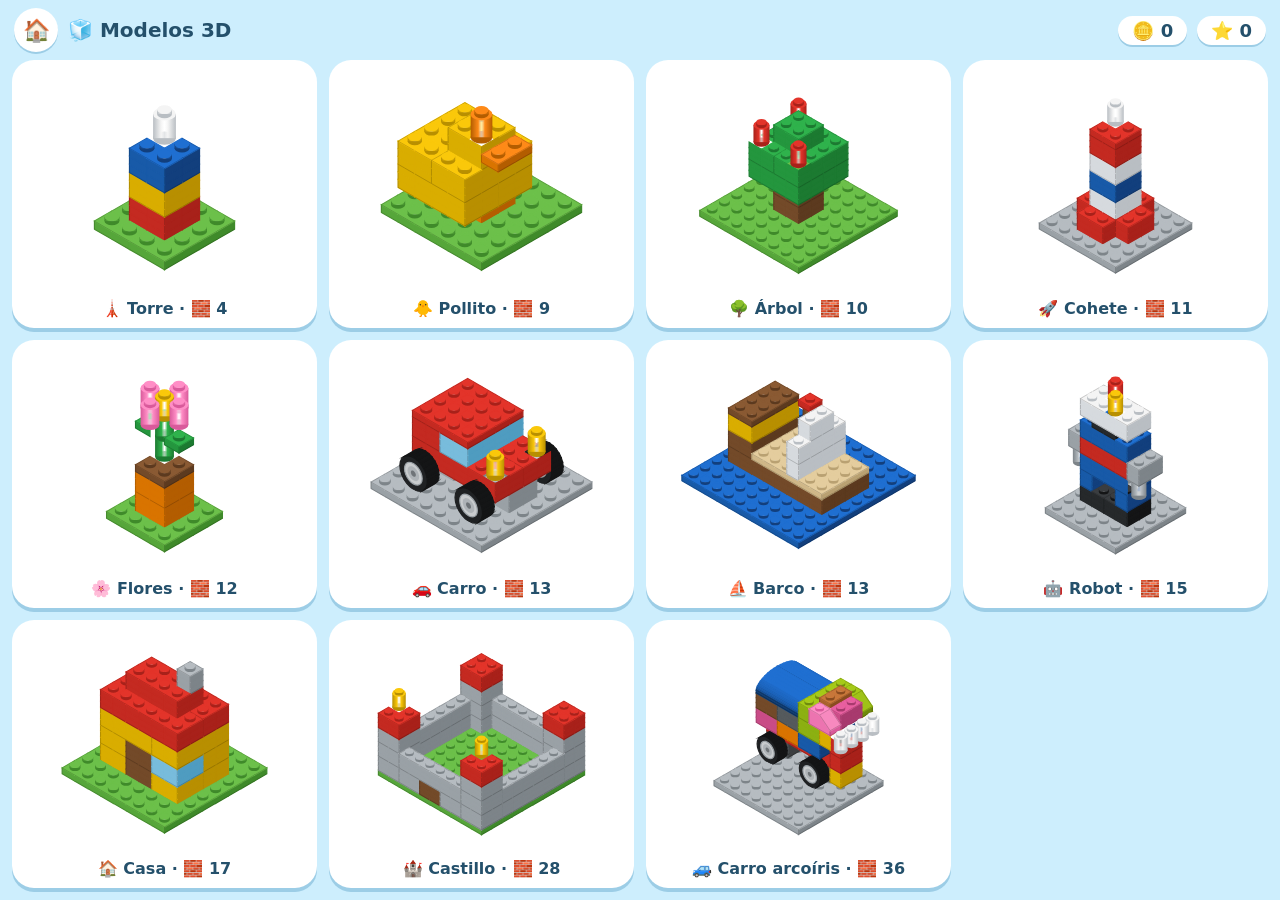
<file: 3d/index.html>
<!DOCTYPE html>
<html lang="es">
<head>
<meta charset="utf-8">
<meta name="viewport" content="width=device-width, initial-scale=1, maximum-scale=1, user-scalable=no">
<meta name="apple-mobile-web-app-capable" content="yes">
<link rel="apple-touch-icon" href="../apple-touch-icon.png">
<title>Fichitas 3D</title>
<style>
*{box-sizing:border-box;margin:0;padding:0;-webkit-tap-highlight-color:transparent;-webkit-user-select:none;user-select:none}
html,body{height:100%;overflow:hidden;touch-action:manipulation;font-family:ui-rounded,"SF Pro Rounded",system-ui,-apple-system,sans-serif;background:#cdeefd;color:#24506b}
.screen{height:100vh;display:flex;flex-direction:column}
@supports (height:100dvh){.screen{height:100dvh}}
header{display:flex;align-items:center;gap:10px;padding:8px 14px;font-weight:800}
header .name{font-size:20px}
header .sp{flex:1}
.pill{font-size:18px;background:#fff;border-radius:999px;padding:4px 14px;box-shadow:0 2px 0 #9ccde6}
.rbtn{font-size:22px;background:#fff;border:0;border-radius:999px;width:44px;height:44px;box-shadow:0 2px 0 #9ccde6;color:#24506b}
main{flex:1;display:flex;gap:12px;padding:0 12px 12px;min-height:0}
aside{flex:0 0 clamp(200px,28vw,330px);display:flex;flex-direction:column;gap:12px;min-height:0}
.panel{background:#fff;border-radius:22px;box-shadow:0 4px 0 #9ccde6;position:relative;overflow:hidden}
#modelBox{flex:0 0 32%}
#modelBox::before{content:"👀";position:absolute;top:6px;left:10px;font-size:20px;z-index:2}
#tray{flex:1;display:grid;grid-template-columns:1fr;grid-auto-rows:1fr;gap:10px;padding:10px;min-height:0}
.tile{border:0;border-radius:16px;background:#f2f8fc;display:flex;align-items:center;justify-content:center;position:relative;min-height:0;transition:transform .1s}
.tile img{max-width:90%;max-height:90%}
.tile.next{background:#fff8d6;box-shadow:0 0 0 4px #ffd84d,0 0 20px 4px rgba(255,216,77,.7)}
.tile.next img{animation:hop 1.5s ease-in-out infinite}
.tile.nope{animation:nope .45s}
.tile.used{visibility:hidden}
.cnt{position:absolute;right:8px;bottom:6px;font-size:15px;font-weight:900;background:#fff;border-radius:999px;padding:1px 8px}
#tray.wait .tile{opacity:.35}
#tray.wait::after{content:"⏳";position:absolute;inset:0;display:flex;align-items:center;justify-content:center;font-size:60px}
#stage{flex:1;position:relative;border-radius:22px;overflow:hidden;background:linear-gradient(#bfe9ff,#e9f8ff 60%,#d8f3c8);box-shadow:0 4px 0 #9ccde6;touch-action:none}
canvas{display:block;width:100%;height:100%}
.rot{position:absolute;bottom:12px;display:flex;gap:10px;right:12px}
.word{position:absolute;left:50%;top:8%;transform:translateX(-50%);font-weight:900;font-size:clamp(30px,6vw,60px);color:#fff;white-space:nowrap;pointer-events:none;
  text-shadow:2px 0 0 #111,-2px 0 0 #111,0 2px 0 #111,0 -2px 0 #111,1.5px 1.5px 0 #111,-1.5px -1.5px 0 #111,1.5px -1.5px 0 #111,-1.5px 1.5px 0 #111;animation:word 1.6s ease-out forwards}
#win{position:fixed;inset:0;background:rgba(20,60,90,.35);display:none;align-items:center;justify-content:center;z-index:9}
#win.show{display:flex}
#win .box{background:#fff;border-radius:30px;padding:24px 34px;text-align:center;box-shadow:0 8px 0 #9ccde6}
#win .star{font-size:80px}
#again{margin-top:12px;font-size:40px;width:90px;height:90px;border:0;border-radius:50%;background:#ffd84d;box-shadow:0 6px 0 #d4a900}
@keyframes hop{0%,55%,100%{transform:translateY(0)}20%{transform:translateY(-12%)}38%{transform:translateY(0)}}
@keyframes nope{0%,100%{transform:translateX(0)}25%{transform:translateX(-8px)}75%{transform:translateX(8px)}}
@keyframes word{0%{transform:translate(-50%,20px) scale(.6);opacity:0}15%{transform:translate(-50%,0) scale(1.1);opacity:1}80%{opacity:1}100%{transform:translate(-50%,-25px);opacity:0}}
@media (orientation:portrait){main{flex-direction:column-reverse}aside{flex:0 0 34%;flex-direction:row}#modelBox{flex:0 0 40%}}

.hidden{display:none!important}
#menu3d .grid{flex:1;min-height:0;overflow-y:auto;display:grid;grid-template-columns:repeat(2,1fr);grid-auto-rows:minmax(220px,1fr);gap:12px;padding:0 12px 12px;touch-action:pan-y}
.card{border:0;background:#fff;border-radius:22px;box-shadow:0 4px 0 #9ccde6;display:flex;flex-direction:column;align-items:stretch;padding:8px;font-family:inherit;color:#24506b;min-height:0}
.card canvas{flex:1;min-height:0;width:100%}
.card .foot{font-size:16px;font-weight:800;padding:6px 0 2px}
.back{text-decoration:none;display:flex;align-items:center;justify-content:center}
@media (min-width:900px){#menu3d .grid{grid-template-columns:repeat(4,1fr)}}
.offok{position:fixed;left:50%;bottom:22px;transform:translateX(-50%);z-index:95;background:#24506b;color:#fff;font-weight:800;font-size:17px;padding:10px 18px;border-radius:999px;box-shadow:0 4px 12px rgba(0,0,0,.25);animation:offok 4s ease forwards}
@keyframes offok{0%{opacity:0;transform:translate(-50%,20px)}10%,85%{opacity:1;transform:translate(-50%,0)}100%{opacity:0}}
</style>
</head>
<body>
<!-- MENÚ 3D -->
<div class="screen" id="menu3d">
  <header><a class="rbtn back" href="../" aria-label="Volver">🏠</a><span class="name">🧊 Modelos 3D</span><span class="sp"></span><span class="pill" id="coins3">🪙 0</span><span class="pill" id="totStars">⭐ 0</span></header>
  <div class="grid" id="cards"></div>
</div>
<!-- JUEGO 3D -->
<div class="screen hidden" id="game3d">
  <header><button class="rbtn" id="back" aria-label="Modelos">⬅️</button><span class="name" id="gname"></span><span class="sp"></span><span class="pill" id="left">🧱 0</span></header>
  <main>
    <aside><div class="panel" id="modelBox"><canvas id="mini"></canvas></div><div class="panel" id="tray"></div></aside>
    <section id="stage"><canvas id="cv"></canvas>
      <div class="rot"><button class="rbtn" id="rl">⟲</button><button class="rbtn" id="rr">⟳</button></div></section>
  </main>
</div>
<div id="win"><div class="box"><div class="star">⭐</div><h2>¡Lo lograste!</h2><div id="earn3" style="font-size:32px;font-weight:900;color:#c99a00"></div><button id="again">↻</button> <button id="toMenu" style="margin-top:12px;font-size:34px;width:80px;height:80px;border:0;border-radius:50%;background:#e8f4fb;box-shadow:0 5px 0 #9ccde6">🏠</button></div></div>
<script>
// =====================================================================
//  FICHITAS 3D — modelos armados en 3D isométrico con fichas reales.
//  Motor propio (sin librerías): cada ficha se parte en celdas de 1 botón × 1 placa y se dibuja de atrás hacia adelante.
//  Medidas reales: botón 8 mm, placa 3,2 mm (0,4 botón), ladrillo = 3 placas, botón Ø 4,8 mm × 1,7 mm.
// =====================================================================
const COL={r:['#e3342a','#a8211a','#c42a21'],g:['#2fb24c','#1c7a31','#24963e'],n:['#8a5a33','#5c3a1f','#734a29'],
  G:['#6cc04a','#3f8a2a','#56a63a'],k:['#b6bcc1','#7d8489','#9aa1a6'],y:['#fac80a','#b88f00','#d9ad00'],
  a:['#1f6fd1','#123f7d','#185aa8'],w:['#f4f4f4','#b9bec3','#d6dade'],x:['#3a3d40','#141516','#26292b'],
  b:['#9fd8f2','#4f9cc0','#78bcdc'],o:['#fe8a18','#b35d00','#d97400'],m:['#ff8ec6','#d95a9b','#ec74b0'],C:['#e4cd9e','#b9a172','#cfb788'],
  L:['#a5ca18','#6f8a0c','#8cb012'],S:['#a8c4b4','#728d7e','#8fab9c'],Y:['#fff07a','#c9b93e','#e6d85a'],
  D:['#6c7073','#3c3f41','#555a5d'],T:['#e85fa0','#a83a6e','#c94c87'],N:['#c8773a','#8a4c1f','#a9612c'],R:['#a01d24','#661015','#821820']};
const PLH=.4,STUD_R=.3,STUD_H=1.7/3.2;
const P=(k,c,x,y,z,w,d,h,round)=>({k,c,x,y,z,w,d,h,round:!!round});
// ayudantes: ladrillo (3 placas de alto), placa (1), redondo 1x1
const B=(c,x,y,z,w,d)=>P('b',c,x,y,z,w,d,3);
const PL_=(c,x,y,z,w,d)=>P('p',c,x,y,z,w,d,1);
const RD=(c,x,y,z)=>P('r',c,x,y,z,1,1,3,1);
// teja 45° (botones solo en la fila alta) y teja curva (sin botones); dir = hacia dónde baja: 'x+','x-','z+','z-'
const SL=(c,x,y,z,w,d,dir)=>Object.assign(P('s',c,x,y,z,w,d,3),{shape:'slope',dir});
const CV=(c,x,y,z,w,d,dir)=>Object.assign(P('c',c,x,y,z,w,d,3),{shape:'curve',dir});
// llanta con rin: 2 botones de diámetro, 1 de grosor; ax = eje ('z': rueda de lado mirando a x)
const WH=(x,y,z,ax='z')=>Object.assign(P('w','x',x,y,z,ax==='z'?2:1,ax==='z'?1:2,5),{shape:'wheel',ax});
// tipo de ficha para la bandeja: forma + medidas (2x4 de pie o acostado es la misma ficha) + color
const KEY=s=>(s.round?'rd':s.k+Math.min(s.w,s.d)+'x'+Math.max(s.w,s.d))+s.c;  // la teja girada es la misma ficha
const NAME=s=>s.shape==='wheel'?'wheel':s.shape==='slope'?'slope':s.shape==='curve'?'curved slope':s.round?'round brick':s.k==='p'?'plate':'brick';
const CNAME={r:'red',g:'green',n:'brown',k:'gray',y:'yellow',a:'blue',w:'white',x:'black',b:'light blue',o:'orange',G:'green',m:'pink',C:'tan',L:'lime',S:'light green',Y:'light yellow',D:'dark gray',T:'pink',N:'orange',R:'dark red'};

// ================== MODELOS 3D ==================
// N = tamaño de la base (cuadrada). y en placas: la base ocupa la placa 0, las fichas empiezan en y=1.
const MODELS3D=[
 {id:'t3_torre',name:'Torre',emo:'🗼',N:4,base:'G',steps:[
   B('r',1,1,1,2,2),B('y',1,4,1,2,2),B('a',1,7,1,2,2),RD('w',1,10,1)]},
 {id:'t3_arbol',name:'Árbol',emo:'🌳',N:8,base:'G',steps:[
   B('n',3,1,3,2,2),B('n',3,4,3,2,2),
   B('g',2,7,2,4,2),B('g',2,7,4,4,2),                  // copa: capa acostada
   B('g',2,10,2,2,4),B('g',4,10,2,2,4),                // capa cruzada encima (así se traban)
   B('g',3,13,3,2,2),RD('r',2,13,2),RD('r',5,13,5),RD('r',2,13,5)]},
 {id:'t3_robot',name:'Robot',emo:'🤖',N:6,base:'k',steps:[
   B('x',1,1,2,2,2),B('x',3,1,2,2,2),                  // pies
   B('a',1,4,2,1,2),B('a',4,4,2,1,2),                  // piernas
   B('a',1,7,2,4,2),B('r',1,10,2,4,2),B('a',1,13,2,4,2),  // cuerpo con pecho rojo
   B('k',0,10,2,1,2),B('k',5,10,2,1,2),RD('k',0,7,3),RD('k',5,7,3),   // brazos y manos
   PL_('x',2,16,2,2,2),B('w',1,17,2,4,2),RD('r',2,20,2),RD('y',3,20,3)]},  // cuello, cabeza, antenas
 {id:'t3_casa',name:'Casa',emo:'🏠',N:8,base:'G',steps:[
   B('y',1,1,2,4,2),B('y',5,1,2,2,2),B('y',1,1,4,2,2),B('n',3,1,4,2,2),B('y',5,1,4,2,2),   // piso 1 (puerta café)
   B('y',1,4,2,2,4),B('y',3,4,2,2,2),B('n',3,4,4,2,2),B('y',5,4,2,2,2),B('b',5,4,4,2,2),   // piso 2 (ventana celeste) trabado
   B('y',1,7,2,4,2),B('y',1,7,4,4,2),B('y',5,7,2,2,4),
   B('r',1,10,2,6,2),B('r',1,10,4,6,2),B('r',2,13,3,4,2),                                  // techo escalonado
   B('k',5,16,3,1,1)]},
 {id:'t3_pollito',name:'Pollito',emo:'🐥',N:6,base:'G',steps:[
   PL_('o',1,1,2,1,2),PL_('o',3,1,2,1,2),                         // patitas
   B('y',0,2,1,4,2),B('y',0,2,3,4,2),                             // cuerpo
   B('y',0,5,1,2,4),B('y',2,5,1,2,4),                             // capa cruzada
   B('y',2,8,2,2,2),PL_('o',4,9,2,1,2),RD('o',3,11,3)]},           // cabeza, pico y copete
 {id:'t3_cohete',name:'Cohete',emo:'🚀',N:6,base:'k',steps:[
   B('r',1,1,2,1,2),B('r',4,1,2,1,2),B('r',2,1,1,2,1),B('r',2,1,4,2,1),   // aletas
   B('w',2,1,2,2,2),B('w',2,4,2,2,2),B('a',2,7,2,2,2),B('w',2,10,2,2,2),B('r',2,13,2,2,2),
   PL_('r',2,16,2,2,2),RD('w',2,17,2)]},                          // punta
 // armado por el hijo de Santiago con Lego real (fotos del 15-nov-2026): ruedas con soporte, techo azul, cabina verde limón y 4 faroles
 {id:'t3_carro_arcoiris',name:'Carro arcoíris',emo:'🚙',N:8,base:'k',steps:[
   WH(0,1,0),WH(0,1,3),WH(4,1,0),WH(4,1,3),                                   // 4 llantas con rin
   B('D',0,2,1,2,2),B('D',4,2,1,2,2),B('y',6,2,1,1,2),                       // soportes de las llantas y trompa
   B('r',0,5,1,6,2),B('r',6,5,1,1,2),                                        // chasis rojo
   B('S',0,8,0,2,1),B('Y',2,8,0,2,1),B('a',4,8,0,2,1),                      // costado izquierdo, fila de abajo
   B('T',0,8,3,2,1),B('o',2,8,3,2,1),B('a',4,8,3,2,1),                      // costado derecho, fila de abajo
   B('r',0,8,1,6,2),B('r',6,8,1,1,2),                                        // relleno y frente rojo
   B('n',0,11,0,2,1),B('D',2,11,0,2,1),B('L',4,11,0,2,1),                   // costado izquierdo, fila de arriba
   B('n',0,11,3,2,1),B('D',2,11,3,2,1),B('L',4,11,3,2,1),                   // costado derecho, fila de arriba
   B('D',0,11,1,6,2),B('y',6,11,0,1,4),                                      // relleno y frente amarillo
   RD('w',7,11,0),RD('w',7,11,1),RD('w',7,11,2),RD('w',7,11,3),             // 4 faroles blancos
   CV('a',0,14,0,4,2,'z-'),CV('a',0,14,2,4,2,'z+'),                          // techo azul curvo
   B('L',4,14,0,1,4),SL('L',5,14,0,2,1,'x+'),B('T',5,14,1,2,2),SL('m',5,14,3,2,1,'x+'),  // cabina con tejas
   PL_('N',5,17,1,1,2)]},                                                   // placa naranja arriba
 {id:'t3_carro',name:'Carro',emo:'🚗',N:8,base:'k',steps:[
   WH(1,1,1),WH(5,1,1),WH(1,1,6),WH(5,1,6),B('k',1,1,3,2,2),B('k',5,1,3,2,2),   // llantas y soportes
   B('r',1,4,2,6,2),B('r',1,4,4,6,2),                             // chasis
   B('r',1,7,2,2,4),B('b',3,7,2,2,4),RD('y',6,7,2),RD('y',6,7,5),   // cabina, vidrios y faroles
   PL_('r',1,10,2,4,4)]},                                          // techo
 {id:'t3_flor',name:'Flores',emo:'🌸',N:4,base:'G',steps:[
   B('o',1,1,1,2,2),B('o',1,4,1,2,2),PL_('n',1,7,1,2,2),          // maceta con tierra
   RD('g',1,8,1),RD('g',1,11,1),PL_('g',0,11,1,1,1),PL_('g',2,11,1,1,1),  // tallo y hojas
   RD('y',1,14,1),RD('m',0,14,1),RD('m',2,14,1),RD('m',1,14,0),RD('m',1,14,2)]},  // flor
 {id:'t3_barco',name:'Barco',emo:'⛵',N:10,base:'a',steps:[
   B('n',1,1,3,8,2),B('n',1,1,5,8,2),                             // casco
   B('n',1,4,3,2,4),PL_('C',3,4,3,6,4),                           // popa y cubierta
   RD('n',5,5,4),B('w',6,5,3,1,4),RD('n',5,8,4),B('w',6,8,3,1,4),RD('n',5,11,4),B('w',6,11,4,1,2),   // mástil y vela
   PL_('r',5,14,4,1,1),B('y',1,7,3,2,4),PL_('n',1,10,3,2,4)]},     // bandera y cabina
 {id:'t3_castillo',name:'Castillo',emo:'🏰',N:10,base:'G',steps:(()=>{const a=[];
   for(const y of [1,4,7])for(const [x,z] of [[0,0],[8,0],[0,8],[8,8]])a.push(B('k',x,y,z,2,2));   // torres
   for(const y of [1,4]){a.push(B('k',2,y,0,6,1),B('k',0,y,2,1,6),B('k',9,y,2,1,6))}               // murallas
   a.push(B('k',2,1,9,2,1),B('n',4,1,9,2,1),B('k',6,1,9,2,1),B('k',2,4,9,6,1));                    // muralla del frente con puerta
   for(const [x,z] of [[0,0],[8,0],[0,8],[8,8]])a.push(B('r',x,10,z,2,2));                           // techos
   a.push(RD('y',0,13,8),RD('y',8,13,8));                                                           // banderas
   return a.sort((p,q)=>p.y-q.y)})()}
];
MODELS3D.sort((a,b)=>a.steps.length-b.steps.length);

// ---------------- dibujo ----------------
const R3=Math.sqrt(3)/2;
function proj(o,vx,y,vz){return[o.ox+(vx-vz)*o.S*R3,o.oy+(vx+vz)*o.S*.5-y*o.S*PLH]}
function rotXZ(x,z,rot,N){switch(rot&3){case 0:return[x,z];case 1:return[N-1-z,x];case 2:return[N-1-x,N-1-z];default:return[z,N-1-x]}}
// convierte fichas en celdas en coordenadas de vista
function cellsOf(list,rot,N){
  const cells=[],grid=new Map();
  list.forEach((p,pi)=>{for(let x=p.x;x<p.x+p.w;x++)for(let z=p.z;z<p.z+p.d;z++)for(let y=Math.floor(p.y);y<Math.floor(p.y)+p.h;y++){
    const [vx,vz]=rotXZ(x,z,rot,N);const c={vx,vz,y,pi,dy:p.y-Math.floor(p.y)};cells.push(c);if(!p.free&&!p.shape)grid.set(vx+','+y+','+vz,pi)}});   // las piezas con forma no tapan caras vecinas
  return{cells,grid};
}
function poly(g,pts,fill,stroke){g.beginPath();g.moveTo(pts[0][0],pts[0][1]);for(let i=1;i<pts.length;i++)g.lineTo(pts[i][0],pts[i][1]);g.closePath();
  if(fill){g.fillStyle=fill;g.fill()}if(stroke){g.strokeStyle=stroke;g.stroke()}}
function ellipse(g,cx,cy,rx,ry,fill){g.beginPath();g.ellipse(cx,cy,rx,ry,0,0,Math.PI*2);g.fillStyle=fill;g.fill()}
function cylinder(g,o,cx,cz,y0,hPl,r,cols){
  const [x0,yb]=proj(o,cx,y0,cz),[,yt]=proj(o,cx,y0+hPl,cz),rx=r*o.S*Math.SQRT2*R3*1.0,ry=r*o.S*Math.SQRT2*.5;
  ellipse(g,x0,yb,rx,ry,cols[1]);
  const grd=g.createLinearGradient(x0-rx,0,x0+rx,0);grd.addColorStop(0,cols[1]);grd.addColorStop(.35,cols[0]);grd.addColorStop(.5,'#ffffff99');grd.addColorStop(.65,cols[0]);grd.addColorStop(1,cols[1]);
  g.fillStyle=grd;g.fillRect(x0-rx,yt,rx*2,yb-yt);
  ellipse(g,x0,yt,rx,ry,cols[0]);
}
function rotP(x,z,rot,N){switch(rot&3){case 0:return[x,z];case 1:return[N-z,x];case 2:return[N-x,N-z];default:return[z,N-x]}}
function shapeFaces(p,y0){
  const F=[];
  if(p.shape==='wheel'){
    const ax=p.ax||'z',r=(ax==='z'?p.w:p.d)/2,n=24,cy=y0+p.h/2;
    const a0=(ax==='z'?p.z:p.x)+.08,a1=(ax==='z'?p.z+p.d:p.x+p.w)-.08,cx=p.x+p.w/2,cz=p.z+p.d/2;
    const pt=(t,a,k=1)=>ax==='z'?[cx+r*k*Math.cos(t),cy+r*k*Math.sin(t)/PLH,a]:[a,cy+r*k*Math.sin(t)/PLH,cz+r*k*Math.cos(t)];
    const ring=(a,k)=>{const R=[];for(let i=0;i<n;i++)R.push(pt(i/n*Math.PI*2,a,k));return R};
    F.push({pts:ring(a0,1),tag:'cap',a:a0,out:-1},{pts:ring(a1,1),tag:'cap',a:a1,out:1});
    for(let i=0;i<n;i++){const t0=i/n*Math.PI*2,t1=(i+1)/n*Math.PI*2;F.push({pts:[pt(t0,a0),pt(t1,a0),pt(t1,a1),pt(t0,a1)],tag:'tire'})}
    F.ring=ring;F.ax=ax;return F}
  const along=p.dir[0],sg=p.dir[1]==='+'?1:-1,Lu=along==='x'?p.w:p.d,Wv=along==='x'?p.d:p.w,h=p.h;
  let prof;
  if(p.shape==='slope')prof=[[0,0],[Lu,0],[Lu,1],[1,h],[0,h]];
  else{prof=[[0,0],[Lu,0]];const lip=.5;for(let i=0;i<=10;i++){const t=i/10*Math.PI/2;prof.push([Lu*Math.cos(t),lip+(h-lip)*Math.sin(t)])}prof.push([0,h])}
  const map=(u,v,y)=>{const uu=sg>0?u:Lu-u;return along==='x'?[p.x+uu,y0+y,p.z+v]:[p.x+v,y0+y,p.z+uu]};
  F.push({pts:prof.map(([u,y])=>map(u,0,y))},{pts:prof.map(([u,y])=>map(u,Wv,y))});
  for(let i=0;i<prof.length;i++){const [u0,y_0]=prof[i],[u1,y_1]=prof[(i+1)%prof.length];
    if(Math.abs(u0-u1)<1e-9&&Math.abs(y_0-y_1)<1e-9)continue;F.push({pts:[map(u0,0,y_0),map(u1,0,y_1),map(u1,Wv,y_1),map(u0,Wv,y_0)]})}
  F.studs=p.shape==='slope'?Array.from({length:Wv},(_,v)=>map(.5,v+.5,h)):[];
  return F;
}
function drawShape(g,o,p,rot,N,st){
  const cols=COL[p.c],y0=p.y+(st.off||0),F=shapeFaces(p,y0);
  const V=a=>{const [vx,vz]=rotP(a[0],a[2],rot,N);return[vx,a[1]*PLH,vz]};
  const all=F.flatMap(f=>f.pts.map(V)),cen=[0,1,2].map(i=>all.reduce((s,q)=>s+q[i],0)/all.length);
  const view=[1,1.25,1];
  for(const f of F){
    const P3=f.pts.map(V);let nx=0,ny=0,nz=0;
    for(let i=0;i<P3.length;i++){const a=P3[i],b=P3[(i+1)%P3.length];nx+=(a[1]-b[1])*(a[2]+b[2]);ny+=(a[2]-b[2])*(a[0]+b[0]);nz+=(a[0]-b[0])*(a[1]+b[1])}
    const fc=[0,1,2].map(i=>P3.reduce((s,q)=>s+q[i],0)/P3.length);
    if(nx*(fc[0]-cen[0])+ny*(fc[1]-cen[1])+nz*(fc[2]-cen[2])<0){nx=-nx;ny=-ny;nz=-nz}
    if(nx*view[0]+ny*view[1]+nz*view[2]<=1e-9)continue;
    const L=Math.hypot(nx,ny,nz)||1,uy=ny/L;
    let fill;
    if(p.shape==='wheel')fill=f.tag==='cap'?'#1f2123':(Math.abs(nx)>Math.abs(nz)?'#141516':'#26292b');
    else fill=uy>.9?cols[0]:uy>.25?cols[0]:(Math.abs(nx)>Math.abs(nz)?cols[1]:cols[2]);
    const scr=f.pts.map(a=>{const [vx,vz]=rotP(a[0],a[2],rot,N);return proj(o,vx,a[1],vz)});
    g.lineWidth=1.2;poly(g,scr,fill,fill);
    if(p.shape!=='wheel'&&uy<=.9){const k=(1-Math.max(0,uy))*(p.shape==='curve'?.32:.14);   // lo inclinado/curvo más oscuro según cuánto baja
      if(uy>.25||p.shape==='curve'){g.save();g.globalAlpha*=k;g.lineWidth=1.2;poly(g,scr,'#000','#000');g.restore()}}
    if(p.shape==='slope'){g.lineWidth=Math.max(1,o.S*.03);g.strokeStyle=st.edge||'rgba(0,0,0,.18)';poly(g,scr,null,g.strokeStyle)}
    if(f.tag==='cap'){   // rin gris con centro
      const off=f.a+f.out*.02,toS=R=>R.map(a=>{const [vx,vz]=rotP(a[0],a[2],rot,N);return proj(o,vx,a[1],vz)});
      poly(g,toS(F.ring(off,.64)),'#c9ccce','#9aa1a6');poly(g,toS(F.ring(off,.42)),'#aeb3b7');poly(g,toS(F.ring(off,.18)),'#6f7478')}
  }
  for(const s0 of F.studs||[]){const [vx,vz]=rotP(s0[0],s0[2],rot,N);cylinder(g,o,vx,vz,s0[1],STUD_H,STUD_R,cols)}
  if(st.glow)glowPiece(g,o,p,rot,N,st);
}
// dibuja una lista de fichas; opts: alpha por ficha, dy (animación de caída)
function drawScene(g,o,list,rot,N,style){
  const {cells,grid}=cellsOf(list,rot,N);
  const own=(c,dx,dy,dz)=>{const v=grid.get((c.vx+dx)+','+(c.y+dy)+','+(c.vz+dz));return v};
  cells.sort((a,b)=>(a.vx+a.vz)-(b.vx+b.vz)||(a.y+a.dy)-(b.y+b.dy)||a.vx-b.vx);
  const drawnRound=new Set(),trig=new Map();
  for(const c of cells){const p=list[c.pi];if(!p.shape)continue;const t=trig.get(c.pi);
    if(!t||(c.vx+c.vz)>(t.vx+t.vz)||((c.vx+c.vz)===(t.vx+t.vz)&&c.y<t.y))trig.set(c.pi,c)}
  for(const c of cells){
    const p=list[c.pi],cols=COL[p.c],st=style(p,c.pi),y=c.y+c.dy+(st.off||0);
    g.globalAlpha=st.alpha;
    if(p.shape){if(trig.get(c.pi)===c)drawShape(g,o,p,rot,N,st);continue}
    const free=p.free; // ficha suelta (fantasma o cayendo): solo choca consigo misma
    const nb=(dx,dy,dz)=>{if(free){const [wx,wz]=[c.vx+dx,c.vz+dz];return list[c.pi]&&cellIn(p,wx,c.y+dy,wz,rot,N)?c.pi:undefined}return own(c,dx,dy,dz)};
    if(p.round){if(!drawnRound.has(c.pi)){drawnRound.add(c.pi);const [vx,vz]=rotXZ(p.x,p.z,rot,N);
        cylinder(g,o,vx+.5,vz+.5,p.y+(st.off||0),p.h,.46,cols);cylinder(g,o,vx+.5,vz+.5,p.y+p.h+(st.off||0),STUD_H,STUD_R,cols);
        if(st.glow)glowPiece(g,o,p,rot,N,st)}continue}
    const x=c.vx,z=c.vz,line=st.edge||'rgba(0,0,0,.18)';
    const topEmpty=nb(0,1,0)===undefined, rightEmpty=nb(1,0,0)===undefined, leftEmpty=nb(0,0,1)===undefined;
    g.lineWidth=1.2;   // el trazo del mismo color tapa las rayitas entre celdas
    if(rightEmpty)poly(g,[proj(o,x+1,y,z),proj(o,x+1,y,z+1),proj(o,x+1,y+1,z+1),proj(o,x+1,y+1,z)],cols[1],cols[1]);
    if(leftEmpty)poly(g,[proj(o,x,y,z+1),proj(o,x+1,y,z+1),proj(o,x+1,y+1,z+1),proj(o,x,y+1,z+1)],cols[2],cols[2]);
    if(topEmpty)poly(g,[proj(o,x,y+1,z),proj(o,x+1,y+1,z),proj(o,x+1,y+1,z+1),proj(o,x,y+1,z+1)],cols[0],cols[0]);
    // bordes de la ficha (donde termina)
    g.lineWidth=Math.max(1,o.S*.03);g.strokeStyle=line;
    const isTop=c.y===Math.floor(p.y)+p.h-1,isBot=c.y===Math.floor(p.y);
    const L=(a,b)=>{g.beginPath();g.moveTo(a[0],a[1]);g.lineTo(b[0],b[1]);g.stroke()};
    if(rightEmpty){if(nb(0,0,1)!==c.pi||leftEmpty)L(proj(o,x+1,y,z+1),proj(o,x+1,y+1,z+1));if(isBot)L(proj(o,x+1,y,z),proj(o,x+1,y,z+1));if(isTop&&topEmpty)L(proj(o,x+1,y+1,z),proj(o,x+1,y+1,z+1))}
    if(leftEmpty){if(isBot)L(proj(o,x,y,z+1),proj(o,x+1,y,z+1));if(isTop&&topEmpty)L(proj(o,x,y+1,z+1),proj(o,x+1,y+1,z+1));if(nb(-1,0,0)!==c.pi)L(proj(o,x,y,z+1),proj(o,x,y+1,z+1))}
    if(topEmpty&&isTop){if(nb(0,0,-1)!==c.pi)L(proj(o,x,y+1,z),proj(o,x+1,y+1,z));if(nb(-1,0,0)!==c.pi)L(proj(o,x,y+1,z),proj(o,x,y+1,z+1))}
    // botón encima
    if(topEmpty&&isTop)cylinder(g,o,x+.5,z+.5,y+1,STUD_H,STUD_R,cols);
    if(st.glow&&isTop&&topEmpty&&c===cells.find(q=>q.pi===c.pi&&q.y===c.y))glowPiece(g,o,p,rot,N,st);
  }
  g.globalAlpha=1;
}
function cellIn(p,vx,y,vz,rot,N){for(let x=p.x;x<p.x+p.w;x++)for(let z=p.z;z<p.z+p.d;z++){const [a,b]=rotXZ(x,z,rot,N);if(a===vx&&b===vz&&y>=Math.floor(p.y)&&y<Math.floor(p.y)+p.h)return true}return false}
// contorno naranja brillante de la ficha que sigue
function glowPiece(g,o,p,rot,N,st){
  const cs=[];for(const [x,z] of [[p.x,p.z],[p.x+p.w,p.z],[p.x+p.w,p.z+p.d],[p.x,p.z+p.d]]){
    const xx=x===p.x?x:x-1,zz=z===p.z?z:z-1;const [a,b]=rotXZ(xx,zz,rot,N);cs.push([a+(x===p.x?0:1)*(1)-(x===p.x?0:0),b])}
  // caja envolvente en coordenadas de vista
  const vs=[];for(let x=p.x;x<p.x+p.w;x++)for(let z=p.z;z<p.z+p.d;z++){const [a,b]=rotXZ(x,z,rot,N);vs.push([a,b])}
  const x0=Math.min(...vs.map(v=>v[0])),x1=Math.max(...vs.map(v=>v[0]))+1,z0=Math.min(...vs.map(v=>v[1])),z1=Math.max(...vs.map(v=>v[1]))+1;
  const y0=p.y+(st.off||0),y1=y0+p.h;
  g.save();g.globalAlpha=1;g.lineWidth=Math.max(2,o.S*.08);g.strokeStyle=st.glow;g.shadowColor='#ffb000';g.shadowBlur=o.S*.4;g.lineJoin='round';
  poly(g,[proj(o,x0,y1,z0),proj(o,x1,y1,z0),proj(o,x1,y1,z1),proj(o,x1,y0,z1),proj(o,x0,y0,z1),proj(o,x0,y1,z1)],null,st.glow);
  g.beginPath();const a=proj(o,x1,y1,z1);g.moveTo(...proj(o,x0,y1,z1));g.lineTo(...a);g.lineTo(...proj(o,x1,y1,z0));g.moveTo(...a);g.lineTo(...proj(o,x1,y0,z1));g.stroke();
  g.restore();
}
// encuadre: escala y centro para que todo quepa
function fit(cv,list,rot,N,pad){
  const o={S:1,ox:0,oy:0};let mnx=1e9,mxx=-1e9,mny=1e9,mxy=-1e9;
  list.forEach(p=>{for(const x of [p.x,p.x+p.w])for(const z of [p.z,p.z+p.d])for(const y of [p.y,p.y+p.h+STUD_H]){
    const [a,b]=rotXZ(Math.min(x,N-1),Math.min(z,N-1),rot,N);const [px,py]=proj(o,a+(x>=N?1:0),y,b+(z>=N?1:0));
    mnx=Math.min(mnx,px);mxx=Math.max(mxx,px);mny=Math.min(mny,py);mxy=Math.max(mxy,py)}});
  // margen extra por el cálculo aproximado
  mnx-=1;mxx+=1;mny-=1;mxy+=.6;
  const S=Math.min(cv.width*(1-pad)/(mxx-mnx),cv.height*(1-pad)/(mxy-mny));
  return{S,ox:cv.width/2-(mnx+mxx)/2*S,oy:cv.height/2-(mny+mxy)/2*S};
}
function sizeCanvas(cv){const r=cv.getBoundingClientRect(),d=Math.min(2,window.devicePixelRatio||1);cv.width=Math.max(10,r.width*d);cv.height=Math.max(10,r.height*d);return cv.getContext('2d')}

// ---------------- sonido y voz ----------------
let AC;function ac(){try{AC=AC||new(window.AudioContext||window.webkitAudioContext)();if(AC.state!=='running')AC.resume()}catch(e){}return AC}
const mainFlag=k=>{try{return !!(JSON.parse(localStorage.getItem('fichitas_v1'))||{})[k]}catch(e){return false}};
function tone(f,t0,d,type='triangle',v=.2){if(mainFlag('muted'))return;const a=ac();if(!a)return;const t=a.currentTime+t0,o=a.createOscillator(),g=a.createGain();o.type=type;o.frequency.setValueAtTime(f,t);g.gain.setValueAtTime(0,t);g.gain.linearRampToValueAtTime(v,t+.01);g.gain.exponentialRampToValueAtTime(.001,t+d);o.connect(g).connect(a.destination);o.start(t);o.stop(t+d+.05)}
function click(){const a=ac();if(!a)return;try{const b=a.createBuffer(1,a.sampleRate*.05,a.sampleRate),d=b.getChannelData(0);for(let i=0;i<d.length;i++)d[i]=(Math.random()*2-1)*Math.pow(1-i/d.length,6);
  const s=a.createBufferSource(),f=a.createBiquadFilter(),g=a.createGain();s.buffer=b;f.type='bandpass';f.frequency.value=2600;g.gain.value=.35;s.connect(f).connect(g).connect(a.destination);s.start()}catch(e){}}
function say(t){if(mainFlag('muted')||mainFlag('noEnglish'))return;try{const u=new SpeechSynthesisUtterance(t);u.lang='en-US';u.rate=.85;u.pitch=1.15;speechSynthesis.cancel();speechSynthesis.speak(u)}catch(e){}}
function word(t){document.querySelectorAll('.word').forEach(w=>w.remove());const d=document.createElement('div');d.className='word';d.textContent=t;document.getElementById('stage').appendChild(d);setTimeout(()=>d.remove(),1700)}


// ================== PROGRESO (guardado en el aparato) ==================
const SKEY='fichitas3d';
let save3={stars:{}};try{const s=JSON.parse(localStorage.getItem(SKEY));if(s)save3=Object.assign(save3,s)}catch(e){}
function persist3(){try{localStorage.setItem(SKEY,JSON.stringify(save3))}catch(e){}}

// ================== MENÚ ==================
const $=s=>document.querySelector(s);
function baseOf(M){return P('base',M.base,0,0,0,M.N,M.N,1)}
// monedas compartidas con el juego principal
function coinsGet(){try{return (JSON.parse(localStorage.getItem('fichitas_v1'))||{}).coins||0}catch(e){return 0}}
function coinsAdd(n){try{const s=JSON.parse(localStorage.getItem('fichitas_v1'))||{};s.coins=(s.coins||0)+n;localStorage.setItem('fichitas_v1',JSON.stringify(s))}catch(e){}}
function renderMenu(){
  $('#coins3').textContent='🪙 '+coinsGet();
  $('#totStars').textContent='⭐ '+Object.values(save3.stars).reduce((a,b)=>a+b,0);
  const C=$('#cards');C.innerHTML='';
  MODELS3D.forEach((M,i)=>{const b=document.createElement('button');b.className='card';b.dataset.i=i;
    const s=save3.stars[M.id]||0;
    b.innerHTML=`<canvas></canvas><div class="foot">${M.emo} ${M.name} · 🧱 ${M.steps.length}${s?' · ⭐ '+s:''}</div>`;C.appendChild(b)});
  requestAnimationFrame(()=>C.querySelectorAll('.card').forEach(b=>{const M=MODELS3D[+b.dataset.i],cv=b.querySelector('canvas');
    const g=sizeCanvas(cv),all=[baseOf(M),...M.steps];drawScene(g,fit(cv,all,0,M.N,.1),all,0,M.N,()=>({alpha:1}))}));
}
$('#cards').addEventListener('click',e=>{const b=e.target.closest('.card');if(!b)return;ac();openModel(+b.dataset.i)});

// ================== JUEGO ==================
const cv=$('#cv'),mini=$('#mini'),tray=$('#tray');
let M=null,STEPS=[],N=8,BASE=null,placed=0,rot=0,fall=null,busy=false,wrong=0,spin=0,running=false,miniEnd=0,order=[];
const helped=()=>placed<2;
const MINI_KEYS=4;
function newMini(){const ks=[];let e=placed;while(e<STEPS.length){const k=KEY(STEPS[e]);if(!ks.includes(k)){if(ks.length>=MINI_KEYS)break;ks.push(k)}e++}
  miniEnd=e;order=ks.sort(()=>Math.random()-.5)}
const ICON={};
function iconFor(s){const k=KEY(s);if(ICON[k])return ICON[k];const c=document.createElement('canvas');c.width=220;c.height=170;const g=c.getContext('2d');
  const p=Object.assign({},s,{x:0,z:0,y:0});if(p.d>p.w){p.w=s.d;p.d=s.w;if(p.dir)p.dir={'z+':'x+','z-':'x-','x+':'z+','x-':'z-'}[p.dir];if(p.ax)p.ax=p.ax==='z'?'x':'z'}
  const o=fit(c,[p],0,8,.12);drawScene(g,o,[p],0,8,()=>({alpha:1}));return ICON[k]=c.toDataURL()}
function remaining(k){let n=0;for(let i=placed;i<miniEnd;i++)if(KEY(STEPS[i])===k)n++;return n}
function renderTray(fresh){
  if(placed<STEPS.length&&placed>=miniEnd){newMini();fresh=true}
  tray.innerHTML='';
  order.forEach(k=>{const n=remaining(k),s=STEPS.slice(placed,miniEnd).find(q=>KEY(q)===k)||STEPS.find(q=>KEY(q)===k);
    const t=document.createElement('button');t.className='tile'+(n?'':' used');t.dataset.k=k;
    if(n&&placed<STEPS.length&&k===KEY(STEPS[placed])&&helped())t.classList.add('next');
    t.innerHTML=`<img src="${iconFor(s)}">${n>1?`<span class="cnt">×${n}</span>`:''}`;
    if(fresh)t.animate([{transform:'scale(.6)',opacity:0},{transform:'scale(1)',opacity:1}],{duration:350,easing:'ease-out'});
    tray.appendChild(t)});
  $('#left').textContent='🧱 '+(STEPS.length-placed);
}
function openModel(i){
  M=MODELS3D[i];STEPS=M.steps;N=M.N;BASE=baseOf(M);placed=0;rot=0;fall=null;busy=false;wrong=0;spin=0;miniEnd=0;
  $('#gname').textContent=M.emo+' '+M.name;$('#win').classList.remove('show');
  $('#menu3d').classList.add('hidden');$('#game3d').classList.remove('hidden');
  requestAnimationFrame(()=>{drawMini();renderTray();if(!running){running=true;requestAnimationFrame(frame)}});
}
function toMenu(){$('#win').classList.remove('show');$('#game3d').classList.add('hidden');$('#menu3d').classList.remove('hidden');M=null;renderMenu()}
function frame(t){
  if(!M){running=false;return}
  const g=sizeCanvas(cv),all=[BASE,...STEPS],view=(rot+Math.floor(spin))&3,o=fit(cv,all,view,N,.18);
  const list=[BASE],style=[];
  for(let i=0;i<STEPS.length;i++){
    if(i<placed||(fall&&fall.i===i)){const p=STEPS[i];list.push(fall&&fall.i===i?Object.assign({},p,{free:true}):p);
      style.push(fall&&fall.i===i?{alpha:1,off:fall.off}:{alpha:1})}}
  if(!fall&&placed<STEPS.length){list.push(Object.assign({},STEPS[placed],{free:true}));
    style.push({alpha:.6+.2*Math.sin(t/240),glow:'#ff7a00',edge:'rgba(255,122,0,.6)'})}
  drawScene(g,o,list,view,N,(p,i)=>i===0?{alpha:1}:style[i-1]);
  requestAnimationFrame(frame);
}
function drawMini(){const g=sizeCanvas(mini),all=[BASE,...STEPS];drawScene(g,fit(mini,all,rot,N,.14),all,rot,N,()=>({alpha:1}))}
tray.addEventListener('pointerdown',ev=>{
  ac();const t=ev.target.closest('.tile');if(!t||busy||placed>=STEPS.length||t.classList.contains('used'))return;
  if(t.dataset.k!==KEY(STEPS[placed])){t.classList.remove('nope');void t.offsetWidth;t.classList.add('nope');tone(260,0,.12,'sine',.15);say('Oops! Try again.');word('Oops!');
    wrong=Math.min(wrong+1,3);busy=true;tray.classList.add('wait');setTimeout(()=>{busy=false;tray.classList.remove('wait')},[0,1500,3000,5000][wrong]);return}
  wrong=0;dropPiece();
});
const SCALE=[523,587,659,784,880,1047,1175,1319,1568,1760];
function dropPiece(){
  busy=true;const i=placed,start=performance.now(),H=14;
  fall={i,off:H};tone(500,0,.2,'sine',.06);
  const step=now=>{const k=Math.min(1,(now-start)/520);
    fall.off=k<.8?H*(1-Math.pow(k/.8,2)):Math.sin((k-.8)/.2*Math.PI)*1.1;
    if(k<1)requestAnimationFrame(step);else{fall=null;placed++;click();tone(SCALE[i%SCALE.length],.02,.22);
      const s=STEPS[i],nm=CNAME[s.c]+' '+NAME(s);word(nm.charAt(0).toUpperCase()+nm.slice(1));say(nm+'!');
      busy=false;const fresh=placed<STEPS.length&&placed>=miniEnd;if(fresh)tone(784,.1,.2);renderTray(fresh);if(placed===STEPS.length)win()}};
  requestAnimationFrame(step);
}
function win(){busy=true;say('Good job! You did it!');[523,659,784,1047].forEach((f,j)=>tone(f,j*.13,.3));
  const first=!(save3.stars[M.id]>0),earned=first?Math.max(3,STEPS.length):Math.max(1,Math.ceil(STEPS.length/3));
  coinsAdd(earned);$('#earn3').textContent=`+${earned} 🪙`;
  save3.stars[M.id]=(save3.stars[M.id]||0)+1;persist3();
  const t0=performance.now();const sp=now=>{spin=Math.min(4,(now-t0)/350);if(spin<4)requestAnimationFrame(sp);else{spin=0;if(M)$('#win').classList.add('show')}};requestAnimationFrame(sp)}
$('#again').addEventListener('click',()=>{if(!M)return toMenu();const i=MODELS3D.indexOf(M);openModel(i)});
$('#toMenu').addEventListener('click',toMenu);
$('#back').addEventListener('click',toMenu);
$('#rl').addEventListener('click',()=>{rot=(rot+3)&3;drawMini()});
$('#rr').addEventListener('click',()=>{rot=(rot+1)&3;drawMini()});
let sx=null;$('#stage').addEventListener('pointerdown',e=>{if(e.target.closest('.rbtn'))return;sx=e.clientX});
window.addEventListener('pointerup',e=>{if(sx===null)return;const d=e.clientX-sx;sx=null;if(Math.abs(d)>40){rot=(rot+(d>0?1:3))&3;drawMini()}});
window.addEventListener('resize',()=>{if(M){drawMini();renderTray()}else renderMenu()});
renderMenu();
try{if(navigator.storage&&navigator.storage.persist)navigator.storage.persist()}catch(e){}
// sin internet: guarda el juego en el aparato y avisa una vez cuando quedó listo
try{if('serviceWorker' in navigator&&location.protocol==='https:'){
  navigator.serviceWorker.register('../sw.js',{scope:'../'}).then(()=>navigator.serviceWorker.ready).then(()=>{
    try{if(!localStorage.getItem('fichitas_offline_ok')){localStorage.setItem('fichitas_offline_ok','1');
      const d=document.createElement('div');d.className='offok';d.textContent='✅ Listo para jugar sin internet';document.body.appendChild(d);setTimeout(()=>d.remove(),4200)}}catch(e){}
  }).catch(()=>{})}}catch(e){}
</script>
</body>
</html>
</file>
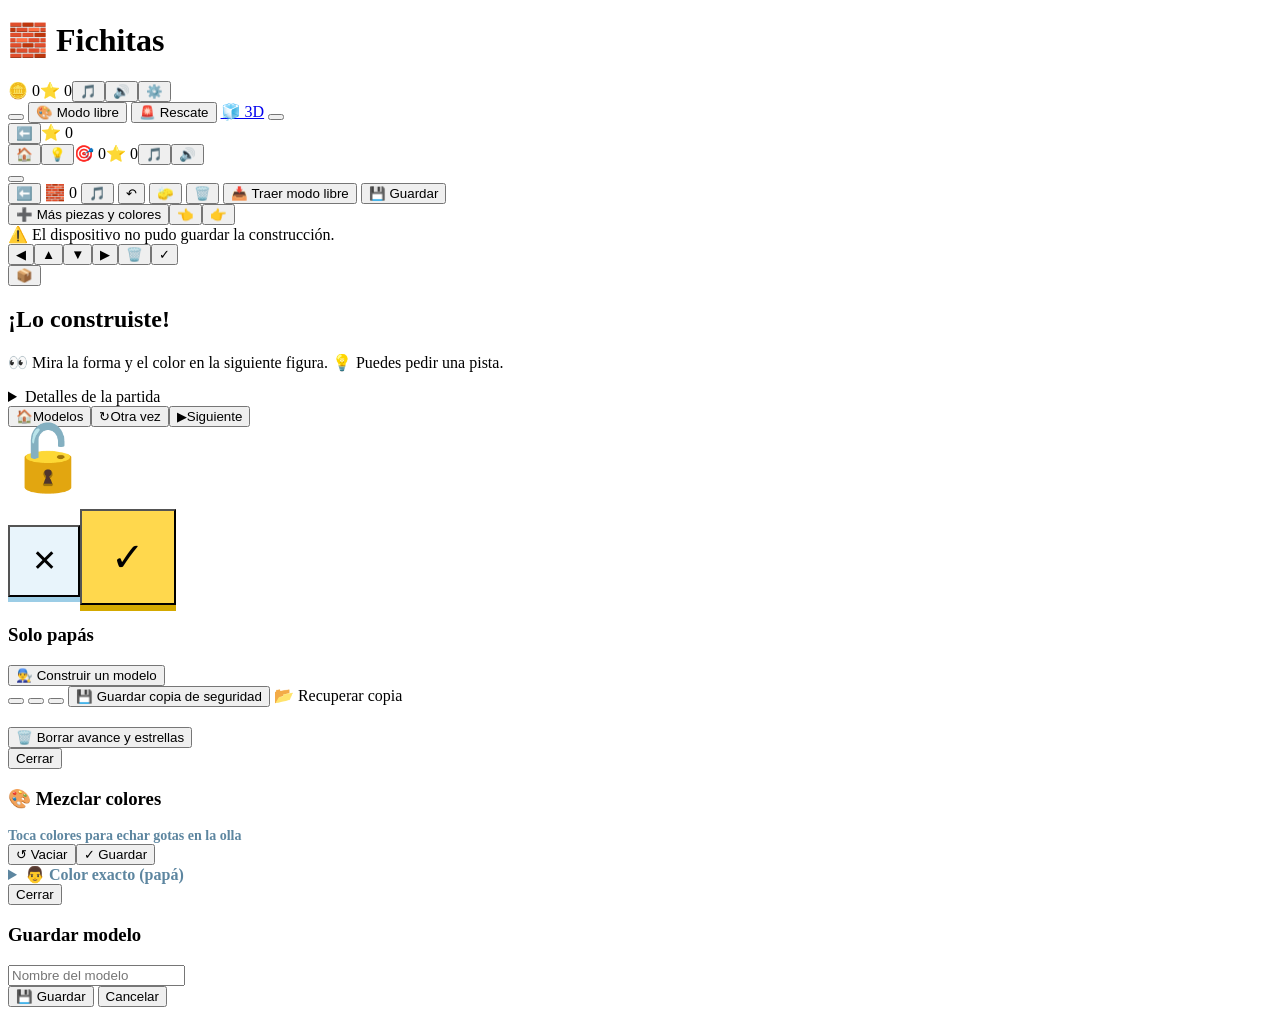
<file: src/page.html>
<!DOCTYPE html>
<html lang="es">
<head>
<meta charset="utf-8">
<meta name="viewport" content="width=device-width, initial-scale=1, maximum-scale=1, user-scalable=no">
<meta name="apple-mobile-web-app-capable" content="yes">
<title>Fichitas</title>
<style>
/*@CSS*/
</style>
</head>
<body>
<!-- INICIO -->
<div id="home" class="screen">
  <header><h1>🧱 Fichitas</h1><span class="sp"></span><span class="pill" id="coins">🪙 0</span><span class="pill" id="total">⭐ 0</span><button class="rbtn mus" aria-label="Música">🎵</button><button class="rbtn snd" aria-label="Sonido">🔊</button><button class="rbtn" id="gear" aria-label="Papás">⚙️</button></header>
  <div id="homeBody">
    <div id="modes">
      <button class="mode cont hidden" id="cont"></button>
      <button class="mode free" id="goFree">🎨 Modo libre</button>
      <button class="mode rescue" id="goRescue">🚨 Rescate</button>
      <a class="mode m3d hidden" id="go3d" href="3d/">🧊 3D</a>
      <button class="mode papa hidden" id="goPapa"></button>
    </div>
    <div id="diffs"></div>
  </div>
</div>
<!-- MODELOS DE UN NIVEL -->
<div id="menu" class="screen hidden">
  <header><button class="rbtn" id="back" aria-label="Inicio">⬅️</button><span class="name" id="lvlName"></span><span class="sp"></span><span class="pill" id="lvlStars">⭐ 0</span></header>
  <div id="levels"></div>
</div>
<!-- JUEGO -->
<div id="game" class="screen hidden">
  <header><button class="rbtn" id="homeBtn" aria-label="Modelos">🏠</button><span class="name" id="figName"></span><span class="sp"></span><span class="pill" id="bagPill"></span><button class="rbtn" id="gameHint" aria-label="Mostrar pista" aria-pressed="false">💡</button><span class="pill" id="scorePill">🎯 0</span><span class="pill" id="stars">⭐ 0</span><button class="rbtn mus" aria-label="Música">🎵</button><button class="rbtn snd" aria-label="Sonido">🔊</button></header>
  <main>
    <aside><div id="modelBox" class="panel"><div id="model"></div></div><div id="tray" class="panel"></div></aside>
    <section class="stage" id="stage"><div class="wrap" id="boardWrap"><div class="board" id="board"></div><button id="gameTarget" class="hidden" aria-label="Buscar la ficha de esta silueta"></button><div class="plate" id="plate"></div></div></section>
  </main>
</div>
<!-- EDITOR (modo libre / modo papá) -->
<div id="editor" class="screen hidden">
  <header><button class="rbtn" id="eBack" aria-label="Inicio">⬅️</button><span class="name" id="eTitle"></span><span class="sp"></span>
    <span class="pill" id="eCount">🧱 0</span>
    <button class="rbtn mus" aria-label="Música">🎵</button>
    <button class="rbtn" id="eUndo" aria-label="Deshacer">↶</button>
    <button class="rbtn" id="eRm" aria-label="Quitar una ficha" aria-pressed="false">🧽</button>
    <button class="rbtn" id="eClear" aria-label="Borrar todo">🗑️</button>
    <button class="wbtn papaOnly" id="eImport">📥<span class="tx"> Traer modo libre</span></button>
    <button class="wbtn gold papaOnly" id="eSave">💾<span class="tx"> Guardar</span></button></header>
  <main>
    <aside id="eAside"><div id="eColors" class="panel"></div><div id="eShapes" class="panel"></div><button id="ePalette" aria-expanded="false" aria-controls="eColors eShapes">➕ <span>Más piezas y colores</span></button><button id="moreL" class="more hidden" aria-label="Ver fichas">👈</button><button id="moreR" class="more hidden" aria-label="Ver más fichas">👉</button></aside>
    <section class="stage" id="eStage"><div id="eFeedback" role="status"></div><div id="eSaveError" class="hidden" role="alert">⚠️ El dispositivo no pudo guardar la construcción.</div><div class="wrap" id="eWrap"><div class="board" id="eBoard"></div><div class="plate" id="ePlate"></div></div>
      <div id="arrows" class="hidden"><button data-mv="L">◀</button><button data-mv="U">▲</button><button data-mv="D">▼</button><button data-mv="R">▶</button><button data-mv="X" class="del">🗑️</button><button data-mv="OK" class="ok">✓</button></div></section>
  </main>
</div>
<!-- capas -->
<dialog id="eClearDlg" aria-labelledby="eClearTitle">
  <h2 id="eClearTitle">🗑️ ¿Borrar todo?</h2>
  <p id="eClearCount"></p>
  <p>↶ Puedes deshacerlo.</p>
  <div class="clearActions"><button id="eClearNo" autofocus>✕ Cancelar</button><button id="eClearYes">✓ Borrar todo</button></div>
</dialog>
<div id="bag" class="ov"><button id="bagBtn"><span class="pk">📦</span><span class="n" id="bagN"></span><span class="s" id="bagS"></span></button></div>
<div id="win" class="ov" role="dialog" aria-labelledby="winTitle"><div class="box"><div id="winModel" aria-hidden="true"></div><h2 id="winTitle">¡Lo construiste!</h2><p id="winTransfer" class="hidden">👀 Mira la forma y el color en la siguiente figura. 💡 Puedes pedir una pista.</p><div id="lockInfo" class="lockinfo hidden"></div><details class="winDetails"><summary>Detalles de la partida</summary><div id="scoreLine"></div><div id="earn" class="earn"></div></details>
  <div class="btns"><button id="home2">🏠<span>Modelos</span></button><button id="again">↻<span>Otra vez</span></button><button id="next">▶<span>Siguiente</span></button></div></div></div>
<div id="buy" class="ov"><div class="box">
  <div style="font-size:64px;line-height:1">🔓</div><h3 id="buyT"></h3><div id="buyP" class="earn"></div>
  <div class="btns"><button id="buyNo" style="font-size:30px;width:72px;height:72px;background:#e8f4fb;box-shadow:0 5px 0 #9ccde6">✕</button><button id="buyOk" style="font-size:40px;width:96px;height:96px;background:#ffd84d;box-shadow:0 6px 0 #d4a900">✓</button></div>
</div></div>
<div id="parents" class="ov"><div class="box">
  <h3>Solo papás</h3>
  <div id="pcode"><div class="dots" id="pdots"></div><div class="keys" id="pkeys"></div></div>
  <div id="popts" class="col hidden">
    <button class="pbtn gold" id="pBuild">👨‍🔧 Construir un modelo</button>
    <div class="col" id="pList"></div>
    <button class="pbtn" id="pEnglish"></button>
    <button class="pbtn" id="pHaptic"></button>
    <button class="pbtn" id="pUnlock"></button>
    <button class="pbtn" id="pBackup">💾 Guardar copia de seguridad</button>
    <label class="pbtn" id="pRestoreL" style="cursor:pointer">📂 Recuperar copia<input type="file" id="pRestore" accept=".json,application/json" style="display:none"></label>
    <div id="pMsg" style="font-weight:800;color:#2d8a2c;min-height:20px"></div>
    <button class="pbtn warn" id="pReset">🗑️ Borrar avance y estrellas</button>
  </div>
  <button class="pbtn ghostb" id="pClose">Cerrar</button>
</div></div>
<div id="mixer" class="ov"><div class="box">
  <h3>🎨 Mezclar colores</h3>
  <div id="mixPot"></div><div id="mixDrops"></div>
  <div style="font-weight:800;color:#5d86a0;font-size:14px">Toca colores para echar gotas en la olla</div>
  <div id="mixPal"></div>
  <div id="mixRow"><button class="pbtn ghostb" id="mixEmpty">↺ Vaciar</button><button class="pbtn gold" id="mixOk">✓ Guardar</button></div>
  <details style="text-align:left;font-weight:800;color:#5d86a0"><summary>👨 Color exacto (papá)</summary><input type="color" id="mixPick" value="#3fa7d6"></details>
  <button class="pbtn ghostb" id="mixClose">Cerrar</button>
</div></div>
<div id="saveDlg" class="ov"><div class="box">
  <h3>Guardar modelo</h3>
  <input id="sName" maxlength="24" placeholder="Nombre del modelo">
  <div id="sEmos"></div>
  <div id="sInfo" style="font-weight:800;color:#5d86a0"></div>
  <button class="pbtn gold" id="sOk">💾 Guardar</button>
  <button class="pbtn ghostb" id="sCancel">Cancelar</button>
</div></div>
<script>
/*@JS*/
</script>
<div id="botbar"></div>
<script>try{if(/netlify\.app$/.test(location.hostname)){document.documentElement.style.setProperty('--bot','58px');document.documentElement.classList.add('has-bot')}}catch(e){}</script>
</body>
</html>
</file>
